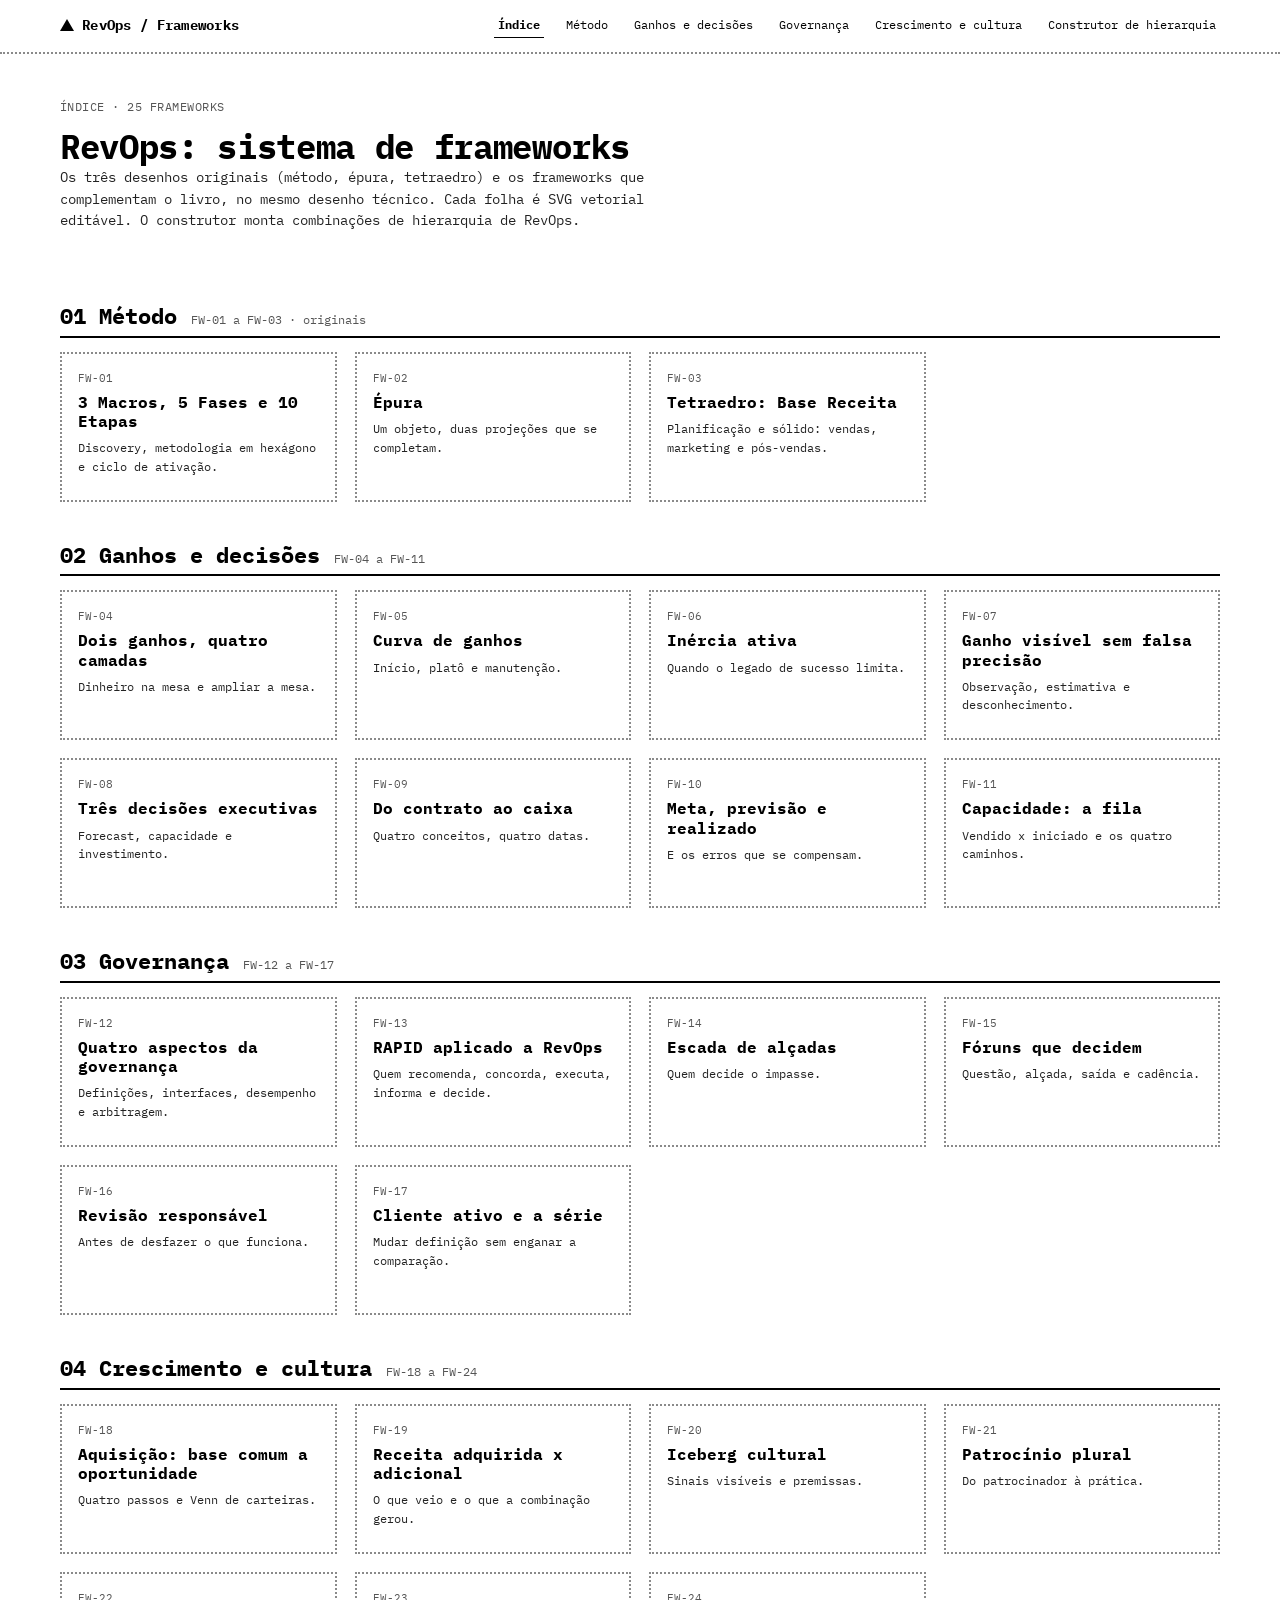
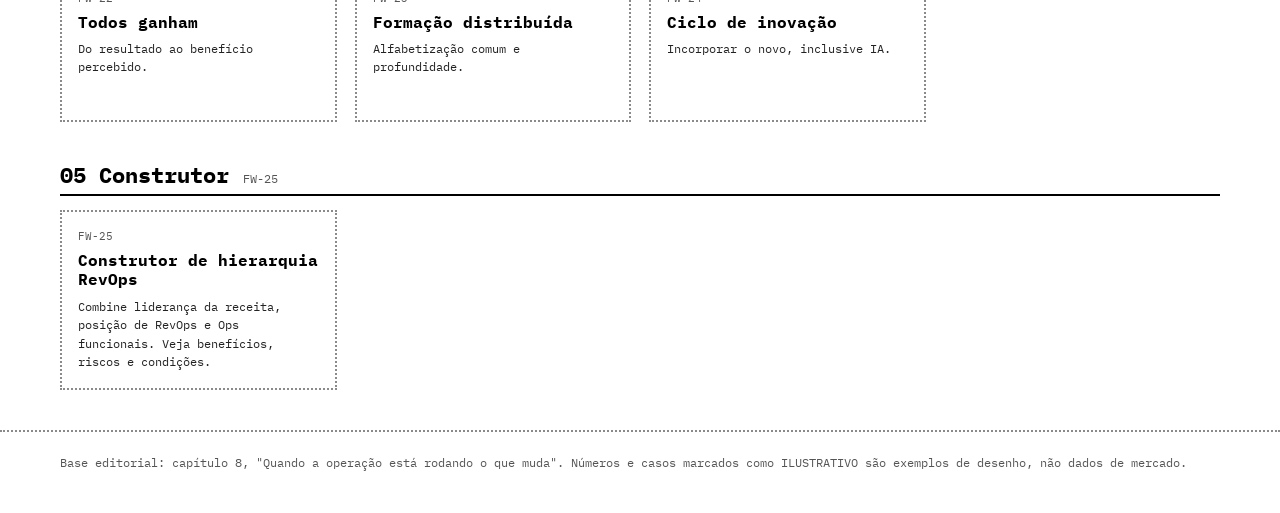
<file: index.html>
<!doctype html>
<html lang="pt-BR">
<head>
<meta charset="utf-8">
<meta name="viewport" content="width=device-width,initial-scale=1">
<title>RevOps: sistema de frameworks</title>
<link rel="preconnect" href="https://fonts.googleapis.com">
<link href="https://fonts.googleapis.com/css2?family=IBM+Plex+Mono:wght@400;700&display=swap" rel="stylesheet">
<link rel="stylesheet" href="assets/ds.css">
</head>
<body>
<main class="wrap">
  <section class="hero">
    <div class="kicker">ÍNDICE · 25 FRAMEWORKS</div>
    <h1>RevOps: sistema de frameworks</h1>
    <p>Os três desenhos originais (método, épura, tetraedro) e os frameworks que complementam o livro, no mesmo desenho técnico. Cada folha é SVG vetorial editável. O construtor monta combinações de hierarquia de RevOps.</p>
  </section>

  <div class="sec"><h2>01 Método</h2><span>FW-01 a FW-03 · originais</span></div>
  <div class="grid">
    <a class="card" href="metodo.html#fw-01"><div class="code">FW-01</div><h3>3 Macros, 5 Fases e 10 Etapas</h3><p>Discovery, metodologia em hexágono e ciclo de ativação.</p></a>
    <a class="card" href="metodo.html#fw-02"><div class="code">FW-02</div><h3>Épura</h3><p>Um objeto, duas projeções que se completam.</p></a>
    <a class="card" href="metodo.html#fw-03"><div class="code">FW-03</div><h3>Tetraedro: Base Receita</h3><p>Planificação e sólido: vendas, marketing e pós-vendas.</p></a>
  </div>

  <div class="sec"><h2>02 Ganhos e decisões</h2><span>FW-04 a FW-11</span></div>
  <div class="grid">
    <a class="card" href="ganhos-e-decisoes.html#fw-04"><div class="code">FW-04</div><h3>Dois ganhos, quatro camadas</h3><p>Dinheiro na mesa e ampliar a mesa.</p></a>
    <a class="card" href="ganhos-e-decisoes.html#fw-05"><div class="code">FW-05</div><h3>Curva de ganhos</h3><p>Início, platô e manutenção.</p></a>
    <a class="card" href="ganhos-e-decisoes.html#fw-06"><div class="code">FW-06</div><h3>Inércia ativa</h3><p>Quando o legado de sucesso limita.</p></a>
    <a class="card" href="ganhos-e-decisoes.html#fw-07"><div class="code">FW-07</div><h3>Ganho visível sem falsa precisão</h3><p>Observação, estimativa e desconhecimento.</p></a>
    <a class="card" href="ganhos-e-decisoes.html#fw-08"><div class="code">FW-08</div><h3>Três decisões executivas</h3><p>Forecast, capacidade e investimento.</p></a>
    <a class="card" href="ganhos-e-decisoes.html#fw-09"><div class="code">FW-09</div><h3>Do contrato ao caixa</h3><p>Quatro conceitos, quatro datas.</p></a>
    <a class="card" href="ganhos-e-decisoes.html#fw-10"><div class="code">FW-10</div><h3>Meta, previsão e realizado</h3><p>E os erros que se compensam.</p></a>
    <a class="card" href="ganhos-e-decisoes.html#fw-11"><div class="code">FW-11</div><h3>Capacidade: a fila</h3><p>Vendido x iniciado e os quatro caminhos.</p></a>
  </div>

  <div class="sec"><h2>03 Governança</h2><span>FW-12 a FW-17</span></div>
  <div class="grid">
    <a class="card" href="governanca.html#fw-12"><div class="code">FW-12</div><h3>Quatro aspectos da governança</h3><p>Definições, interfaces, desempenho e arbitragem.</p></a>
    <a class="card" href="governanca.html#fw-13"><div class="code">FW-13</div><h3>RAPID aplicado a RevOps</h3><p>Quem recomenda, concorda, executa, informa e decide.</p></a>
    <a class="card" href="governanca.html#fw-14"><div class="code">FW-14</div><h3>Escada de alçadas</h3><p>Quem decide o impasse.</p></a>
    <a class="card" href="governanca.html#fw-15"><div class="code">FW-15</div><h3>Fóruns que decidem</h3><p>Questão, alçada, saída e cadência.</p></a>
    <a class="card" href="governanca.html#fw-16"><div class="code">FW-16</div><h3>Revisão responsável</h3><p>Antes de desfazer o que funciona.</p></a>
    <a class="card" href="governanca.html#fw-17"><div class="code">FW-17</div><h3>Cliente ativo e a série</h3><p>Mudar definição sem enganar a comparação.</p></a>
  </div>

  <div class="sec"><h2>04 Crescimento e cultura</h2><span>FW-18 a FW-24</span></div>
  <div class="grid">
    <a class="card" href="crescimento-e-cultura.html#fw-18"><div class="code">FW-18</div><h3>Aquisição: base comum a oportunidade</h3><p>Quatro passos e Venn de carteiras.</p></a>
    <a class="card" href="crescimento-e-cultura.html#fw-19"><div class="code">FW-19</div><h3>Receita adquirida x adicional</h3><p>O que veio e o que a combinação gerou.</p></a>
    <a class="card" href="crescimento-e-cultura.html#fw-20"><div class="code">FW-20</div><h3>Iceberg cultural</h3><p>Sinais visíveis e premissas.</p></a>
    <a class="card" href="crescimento-e-cultura.html#fw-21"><div class="code">FW-21</div><h3>Patrocínio plural</h3><p>Do patrocinador à prática.</p></a>
    <a class="card" href="crescimento-e-cultura.html#fw-22"><div class="code">FW-22</div><h3>Todos ganham</h3><p>Do resultado ao benefício percebido.</p></a>
    <a class="card" href="crescimento-e-cultura.html#fw-23"><div class="code">FW-23</div><h3>Formação distribuída</h3><p>Alfabetização comum e profundidade.</p></a>
    <a class="card" href="crescimento-e-cultura.html#fw-24"><div class="code">FW-24</div><h3>Ciclo de inovação</h3><p>Incorporar o novo, inclusive IA.</p></a>
  </div>

  <div class="sec"><h2>05 Construtor</h2><span>FW-25</span></div>
  <div class="grid">
    <a class="card" href="construtor-hierarquia.html"><div class="code">FW-25</div><h3>Construtor de hierarquia RevOps</h3><p>Combine liderança da receita, posição de RevOps e Ops funcionais. Veja benefícios, riscos e condições.</p></a>
  </div>
</main>
<script src="assets/shell.js"></script>
</body>
</html>
</file>
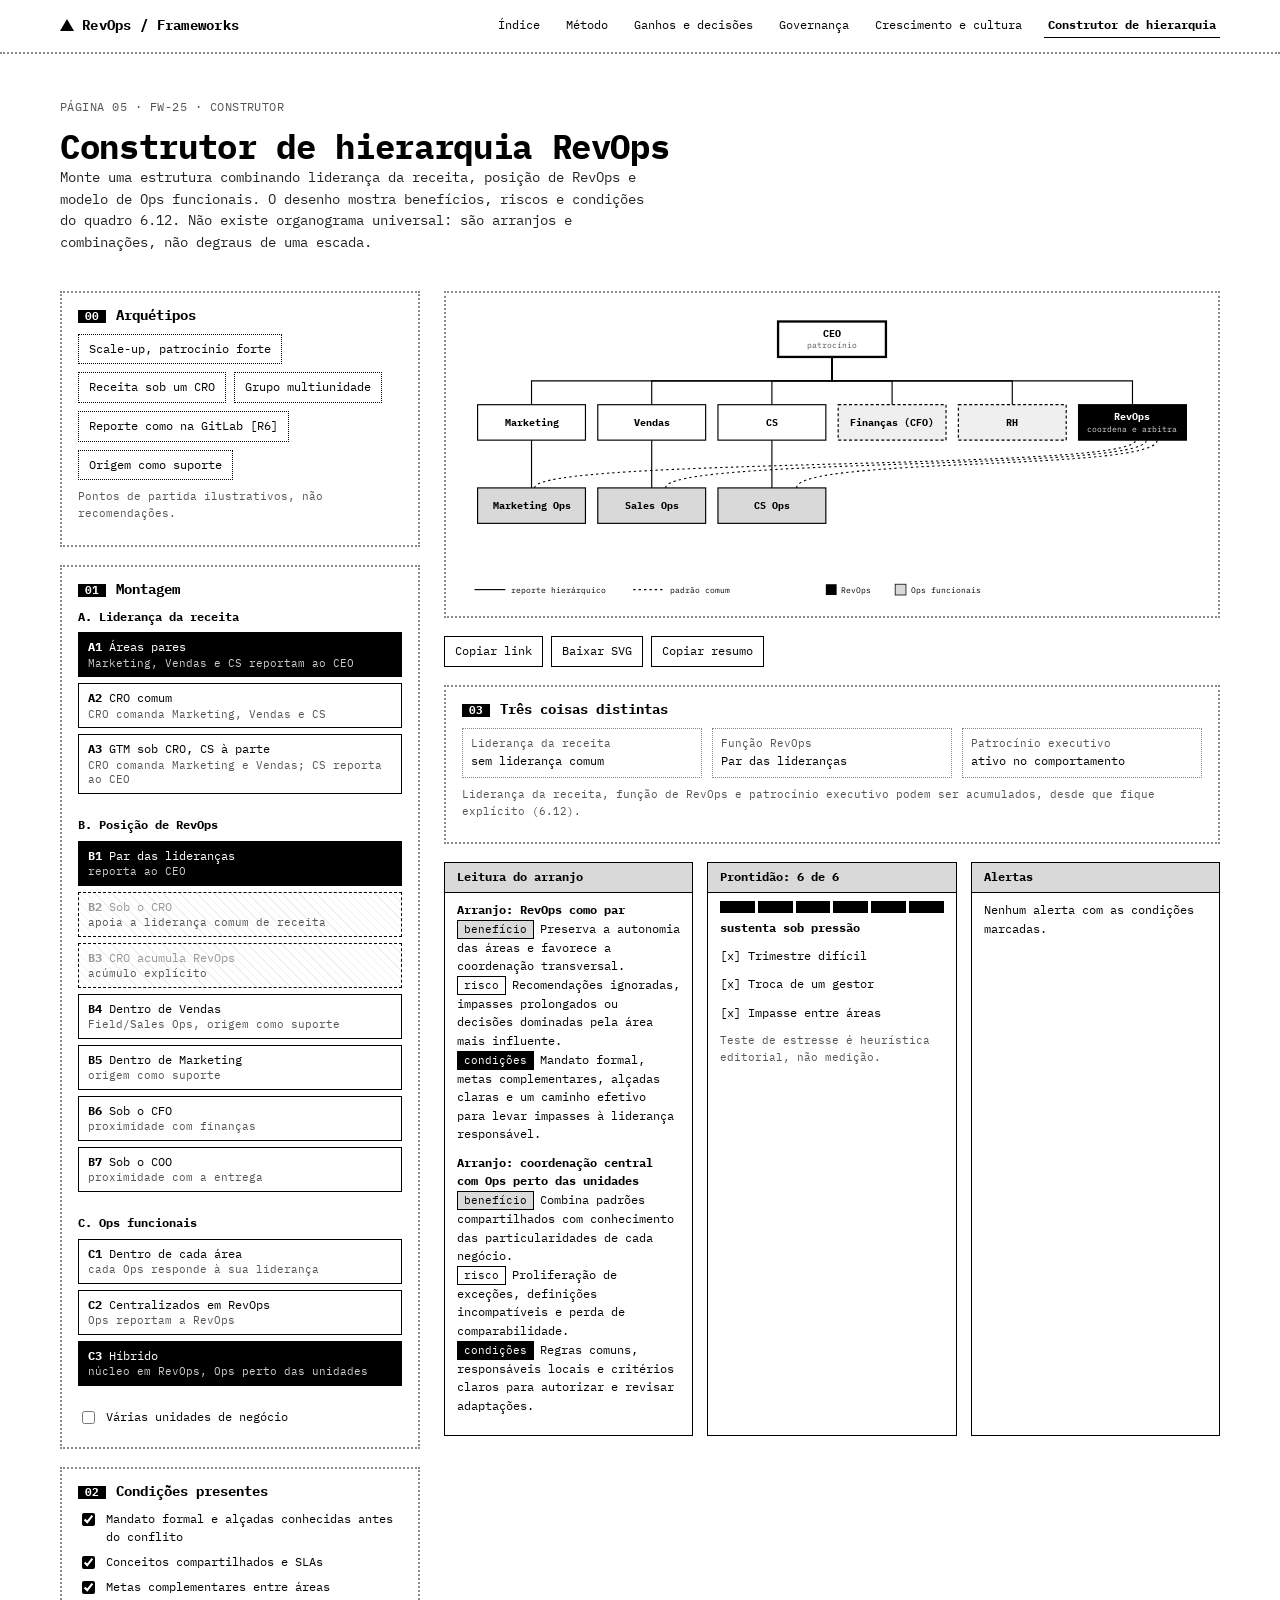
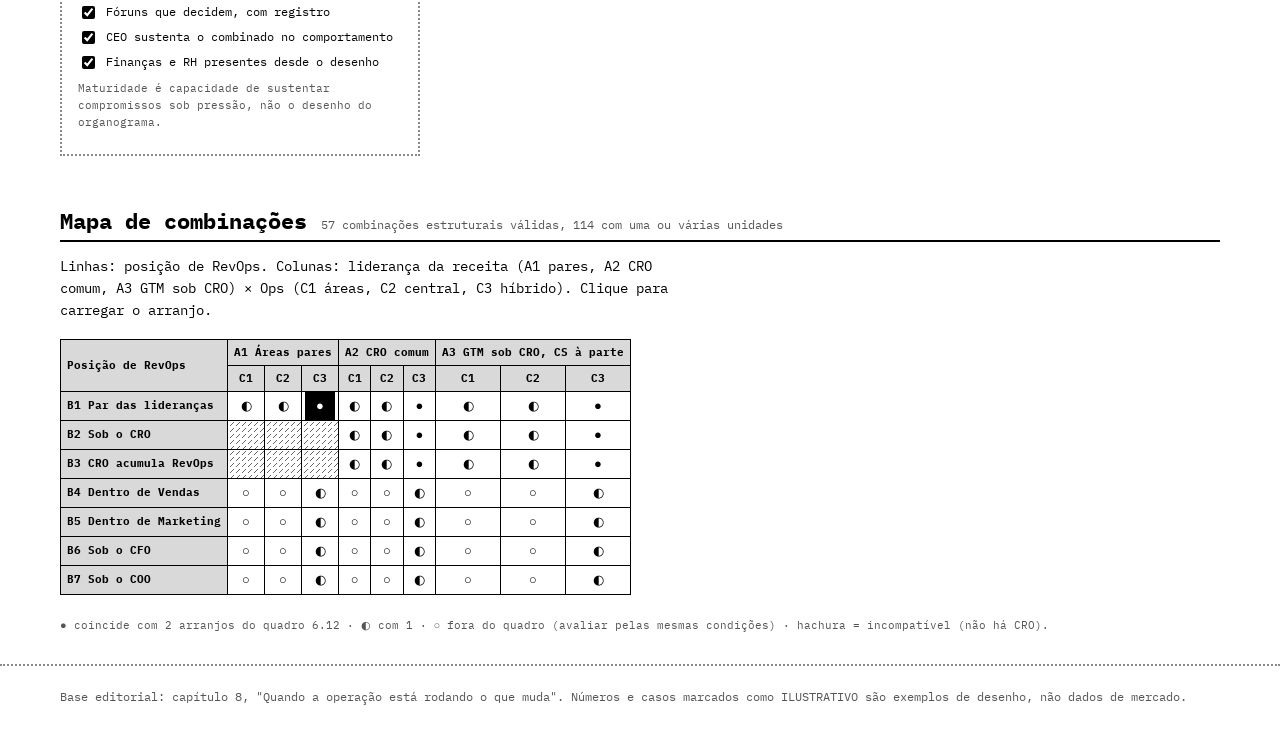
<file: construtor-hierarquia.html>
<!doctype html>
<html lang="pt-BR">
<head>
<meta charset="utf-8">
<meta name="viewport" content="width=device-width,initial-scale=1">
<title>Construtor de hierarquia RevOps</title>
<link rel="preconnect" href="https://fonts.googleapis.com">
<link href="https://fonts.googleapis.com/css2?family=IBM+Plex+Mono:wght@400;700&display=swap" rel="stylesheet">
<link rel="stylesheet" href="assets/ds.css">
<style>
.builder{display:grid;grid-template-columns:minmax(300px,360px) 1fr;gap:24px;align-items:start}
@media(max-width:960px){.builder{grid-template-columns:1fr}}
.panel{border:2px dotted var(--grid);padding:14px 16px;margin-bottom:18px;background:var(--paper)}
.panel h3{display:flex;gap:10px;align-items:baseline;margin-bottom:10px}
.panel h3 .code{background:var(--ink);color:var(--paper);padding:0 7px;font-size:11px}
fieldset{border:0;margin:0 0 16px;padding:0}
legend{font-weight:700;font-size:12px;margin-bottom:6px;padding:0}
.opt{display:block;position:relative;margin:0 0 6px}
.opt input{position:absolute;opacity:0;inset:0;cursor:pointer;margin:0}
.opt span{display:block;border:1px solid var(--ink);padding:6px 9px;font-size:12px;line-height:1.35}
.opt small{display:block;font-size:11px;color:var(--muted)}
.opt input:checked+span{background:var(--ink);color:var(--paper)}
.opt input:checked+span small{color:#ccc}
.opt input:focus-visible+span{outline:2px solid var(--ink);outline-offset:2px}
.opt input:disabled+span{border-style:dashed;color:#999;background:repeating-linear-gradient(45deg,#fff 0 5px,#efefef 5px 6px)}
.chk{display:flex;gap:8px;align-items:flex-start;margin:0 0 6px;font-size:12px;cursor:pointer}
.chk input{margin-top:3px;accent-color:#000}
.btns{display:flex;flex-wrap:wrap;gap:8px}
button{font:inherit;font-size:12px;background:var(--paper);color:var(--ink);border:1px solid var(--ink);padding:5px 10px;cursor:pointer}
button:hover,button:focus-visible{background:var(--ink);color:var(--paper)}
.chip{border-style:dotted}
.stage{overflow-x:auto;border:2px dotted var(--grid);padding:10px;margin-bottom:18px}
.stage svg{display:block;min-width:640px;width:100%;height:auto}
.res{display:grid;grid-template-columns:repeat(auto-fit,minmax(240px,1fr));gap:14px;margin-bottom:18px}
.res>div{border:1px solid var(--ink);padding:10px 12px;font-size:12px}
.res h4{margin:0 0 6px;font-size:12px;background:var(--fill);margin:-10px -12px 8px;padding:5px 12px;border-bottom:1px solid var(--ink)}
.alert{border-left:6px solid var(--ink);background:var(--fill-2);padding:6px 10px;margin:0 0 8px;font-size:12px}
.meter{display:flex;gap:3px;margin:6px 0}
.meter i{flex:1;height:12px;border:1px solid var(--ink)}
.meter i.on{background:var(--ink)}
.mx{border-collapse:collapse;font-size:11px}
.mx th,.mx td{border:1px solid var(--ink);text-align:center;padding:0}
.mx th{background:var(--fill);padding:4px 6px;font-weight:700}
.mx th.l{text-align:left;white-space:nowrap}
.mx td button{border:0;width:30px;height:28px;padding:0;font-size:13px}
.mx td.bad{background:url('data:image/svg+xml;utf8,<svg xmlns="http://www.w3.org/2000/svg" width="6" height="6"><path d="M0 6L6 0" stroke="black" stroke-width=".6"/></svg>')}
.mx td.sel button{background:var(--ink);color:var(--paper)}
.legend{font-size:11px;color:var(--muted);margin-top:8px}
.tri{display:flex;flex-wrap:wrap;gap:10px}
.tri div{flex:1 1 150px;border:1px dotted var(--grid);padding:6px 8px;font-size:12px}
.tri b{display:block;font-size:11px;color:var(--muted);font-weight:400}
</style>
</head>
<body>
<main class="wrap">
  <section class="hero">
    <div class="kicker">PÁGINA 05 · FW-25 · CONSTRUTOR</div>
    <h1>Construtor de hierarquia RevOps</h1>
    <p>Monte uma estrutura combinando liderança da receita, posição de RevOps e modelo de Ops funcionais. O desenho mostra benefícios, riscos e condições do quadro 6.12. Não existe organograma universal: são arranjos e combinações, não degraus de uma escada.</p>
  </section>

  <div class="builder">
    <aside>
      <div class="panel">
        <h3><span class="code">00</span>Arquétipos</h3>
        <div class="btns" id="presets"></div>
        <p class="legend">Pontos de partida ilustrativos, não recomendações.</p>
      </div>
      <div class="panel">
        <h3><span class="code">01</span>Montagem</h3>
        <fieldset><legend>A. Liderança da receita</legend><div id="g-s"></div></fieldset>
        <fieldset><legend>B. Posição de RevOps</legend><div id="g-p"></div></fieldset>
        <fieldset><legend>C. Ops funcionais</legend><div id="g-o"></div></fieldset>
        <label class="chk"><input type="checkbox" id="bu"><span>Várias unidades de negócio</span></label>
      </div>
      <div class="panel">
        <h3><span class="code">02</span>Condições presentes</h3>
        <div id="g-c"></div>
        <p class="legend">Maturidade é capacidade de sustentar compromissos sob pressão, não o desenho do organograma.</p>
      </div>
    </aside>

    <section>
      <div class="stage"><svg id="chart" role="img" aria-label="Organograma montado"></svg></div>
      <div class="btns" style="margin-bottom:18px">
        <button id="b-link">Copiar link</button>
        <button id="b-svg">Baixar SVG</button>
        <button id="b-txt">Copiar resumo</button>
        <span id="msg" class="mono-note" style="align-self:center"></span>
      </div>
      <div class="panel">
        <h3><span class="code">03</span>Três coisas distintas</h3>
        <div class="tri" id="tri"></div>
        <p class="legend">Liderança da receita, função de RevOps e patrocínio executivo podem ser acumulados, desde que fique explícito (6.12).</p>
      </div>
      <div class="res" id="res"></div>
    </section>
  </div>

  <div class="sec"><h2>Mapa de combinações</h2><span id="count"></span></div>
  <p class="lede" style="max-width:80ch">Linhas: posição de RevOps. Colunas: liderança da receita (A1 pares, A2 CRO comum, A3 GTM sob CRO) × Ops (C1 áreas, C2 central, C3 híbrido). Clique para carregar o arranjo.</p>
  <div class="tbl" style="padding-left:0"><table class="mx" id="mx"></table></div>
  <p class="legend">● coincide com 2 arranjos do quadro 6.12 · ◐ com 1 · ○ fora do quadro (avaliar pelas mesmas condições) · hachura = incompatível (não há CRO).</p>
</main>
<script src="assets/shell.js"></script>
<script>
(function(){
"use strict";
var S={1:["Áreas pares","Marketing, Vendas e CS reportam ao CEO"],
       2:["CRO comum","CRO comanda Marketing, Vendas e CS"],
       3:["GTM sob CRO, CS à parte","CRO comanda Marketing e Vendas; CS reporta ao CEO"]};
var P={1:["Par das lideranças","reporta ao CEO"],
       2:["Sob o CRO","apoia a liderança comum de receita"],
       3:["CRO acumula RevOps","acúmulo explícito"],
       4:["Dentro de Vendas","Field/Sales Ops, origem como suporte"],
       5:["Dentro de Marketing","origem como suporte"],
       6:["Sob o CFO","proximidade com finanças"],
       7:["Sob o COO","proximidade com a entrega"]};
var O={1:["Dentro de cada área","cada Ops responde à sua liderança"],
       2:["Centralizados em RevOps","Ops reportam a RevOps"],
       3:["Híbrido","núcleo em RevOps, Ops perto das unidades"]};
var C=[["c1","Mandato formal e alçadas conhecidas antes do conflito"],
       ["c2","Conceitos compartilhados e SLAs"],
       ["c3","Metas complementares entre áreas"],
       ["c4","Fóruns que decidem, com registro"],
       ["c5","CEO sustenta o combinado no comportamento"],
       ["c6","Finanças e RH presentes desde o desenho"]];
var ROW={
 par:["Preserva a autonomia das áreas e favorece a coordenação transversal.","Recomendações ignoradas, impasses prolongados ou decisões dominadas pela área mais influente.","Mandato formal, metas complementares, alçadas claras e um caminho efetivo para levar impasses à liderança responsável."],
 com:["Facilita decisões que exigem redistribuir prioridades e recursos entre áreas.","Centralização excessiva e urgências comerciais se sobrepondo à margem, à entrega e à retenção.","Delegação, responsabilidades explícitas e critérios que considerem o resultado ao longo da jornada do cliente."],
 hib:["Combina padrões compartilhados com conhecimento das particularidades de cada negócio.","Proliferação de exceções, definições incompatíveis e perda de comparabilidade.","Regras comuns, responsáveis locais e critérios claros para autorizar e revisar adaptações."]
};
var PRESETS=[
 ["Scale-up, patrocínio forte",{s:1,p:1,o:3,u:0,c:"111111"}],
 ["Receita sob um CRO",{s:2,p:3,o:2,u:0,c:"111011"}],
 ["Grupo multiunidade",{s:2,p:2,o:3,u:1,c:"111101"}],
 ["Reporte como na GitLab [R6]",{s:2,p:4,o:1,u:0,c:"101010"}],
 ["Origem como suporte",{s:1,p:5,o:1,u:0,c:"000000"}]
];
var st={s:1,p:1,o:3,u:0,c:"111111"};
function valid(s,p){return !(s===1&&(p===2||p===3));}
function $(i){return document.getElementById(i);}
function esc(t){return String(t).replace(/[&<>"]/g,function(m){return {"&":"&amp;","<":"&lt;",">":"&gt;",'"':"&quot;"}[m];});}

/* ---------- controles ---------- */
function radios(host,name,obj,key){
  var h="";
  Object.keys(obj).forEach(function(k){
    h+='<label class="opt"><input type="radio" name="'+name+'" value="'+k+'"><span><b>'+name.toUpperCase()+k+'</b> '+esc(obj[k][0])+'<small>'+esc(obj[k][1])+'</small></span></label>';
  });
  $(host).innerHTML=h;
  $(host).addEventListener("change",function(e){st[key]=+e.target.value;fix(key);render();});
}
function fix(changed){
  if(!valid(st.s,st.p)){ if(changed==="s"){st.p=1;}else{st.s=2;} }
}
radios("g-s","a",S,"s");radios("g-p","b",P,"p");radios("g-o","c",O,"o");
$("g-c").innerHTML=C.map(function(c,i){return '<label class="chk"><input type="checkbox" data-i="'+i+'"><span>'+esc(c[1])+'</span></label>';}).join("");
$("g-c").addEventListener("change",function(e){
  var a=st.c.split("");a[+e.target.dataset.i]=e.target.checked?"1":"0";st.c=a.join("");render();
});
$("bu").addEventListener("change",function(e){st.u=e.target.checked?1:0;render();});
$("presets").innerHTML=PRESETS.map(function(p,i){return '<button class="chip" data-i="'+i+'">'+esc(p[0])+'</button>';}).join("");
$("presets").addEventListener("click",function(e){var i=e.target.dataset.i;if(i!=null){st=Object.assign({},PRESETS[i][1]);render();}});

/* ---------- arvore ---------- */
function build(){
  var N=[],E=[],by={};
  function add(id,label,parent,kind,sub){var n={id:id,label:label,parent:parent,kind:kind,sub:sub||"",ch:[]};N.push(n);by[id]=n;if(parent)by[parent].ch.push(n);return n;}
  add("ceo","CEO",null,"ceo","patrocínio");
  if(st.s===1){add("mkt","Marketing","ceo","area");add("sales","Vendas","ceo","area");add("cs","CS","ceo","area");}
  if(st.s===2){add("cro","CRO","ceo","area","liderança da receita");add("mkt","Marketing","cro","area");add("sales","Vendas","cro","area");add("cs","CS","cro","area");}
  if(st.s===3){add("cro","CRO","ceo","area","liderança GTM");add("mkt","Marketing","cro","area");add("sales","Vendas","cro","area");add("cs","CS","ceo","area");}
  if(st.p===7)add("coo","COO / Operações","ceo","sup");
  add("cfo","Finanças (CFO)","ceo","sup");
  add("rh","RH","ceo","sup");
  var rev;
  var rs="coordena e arbitra";
  if(st.p===3){by.cro.kind="rev";by.cro.label="CRO + RevOps";by.cro.sub="acúmulo explícito";rev="cro";}
  else{
    var par={1:"ceo",2:"cro",4:"sales",5:"mkt",6:"cfo",7:"coo"}[st.p];
    add("rev","RevOps",par,"rev",rs);rev="rev";
  }
  var m=st.u?" x N":"";
  var ops=[["mops","Marketing Ops","mkt"],["sops","Sales Ops","sales"],["cops","CS Ops","cs"]];
  ops.forEach(function(o){
    var parent=st.o===2?rev:o[2];
    add(o[0],o[1],parent,"ops",(st.u?"por unidade":""));
    if(st.o===2)E.push([o[0],o[2],"atende"]);
    if(st.o===3)E.push([o[0],rev,"padrão"]);
  });
  return {N:N,E:E,by:by,rev:rev};
}
var NW=140,NH=46,UX=156,LV=108;
function layout(T){
  var leaves=0,maxd=0;
  (function place(n,d){
    n.d=d;if(d>maxd)maxd=d;
    if(!n.ch.length){n.x=leaves+0.5;leaves++;return;}
    n.ch.forEach(function(c){place(c,d+1);});
    n.x=(n.ch[0].x+n.ch[n.ch.length-1].x)/2;
  })(T.by.ceo,0);
  T.W=Math.max(900,leaves*UX+40);T.H=(maxd+1)*LV+70;
  var off=(T.W-leaves*UX)/2;
  T.N.forEach(function(n){n.px=off+n.x*UX;n.py=24+n.d*LV;});
}
function node(n){
  var f="#fff",s="#000",sw=1.5,tc="#000",da="";
  if(n.kind==="rev"){f="#000";tc="#fff";}
  if(n.kind==="ops"){f="#d9d9d9";}
  if(n.kind==="sup"){f="#efefef";da=' stroke-dasharray="4 3"';}
  if(n.kind==="ceo"){sw=3;}
  var x=n.px-NW/2,y=n.py;
  var o='<rect x="'+x+'" y="'+y+'" width="'+NW+'" height="'+NH+'" fill="'+f+'" stroke="'+s+'" stroke-width="'+sw+'"'+da+'/>';
  var two=!!n.sub;
  o+='<text x="'+n.px+'" y="'+(y+(two?20:28))+'" text-anchor="middle" font-size="12.5" font-weight="700" style="fill:'+tc+'">'+esc(n.label)+'</text>';
  if(two)o+='<text x="'+n.px+'" y="'+(y+35)+'" text-anchor="middle" font-size="10" style="fill:'+(n.kind==="rev"?"#ddd":"#555")+'">'+esc(n.sub)+'</text>';
  return o;
}
function draw(T){
  layout(T);
  var g='<g font-family="IBM Plex Mono,ui-monospace,Menlo,Consolas,monospace">';
  T.N.forEach(function(n){
    n.ch.forEach(function(c){
      var y1=n.py+NH,y2=c.py,ym=(y1+y2)/2;
      g+='<path d="M'+n.px+' '+y1+'V'+ym+'H'+c.px+'V'+y2+'" fill="none" stroke="#000" stroke-width="1.5"/>';
    });
  });
  T.E.forEach(function(e,i){
    var a=T.by[e[0]],b=T.by[e[1]],dx=(i%3-1)*14+18,ax=a.px+dx,bx=b.px+dx,d;
    if(b.py<a.py){d='M'+ax+' '+a.py+'C'+ax+' '+(a.py-40)+' '+bx+' '+(b.py+NH+40)+' '+bx+' '+(b.py+NH);}
    else if(b.py>a.py){d='M'+ax+' '+(a.py+NH)+'C'+ax+' '+(a.py+NH+40)+' '+bx+' '+(b.py-40)+' '+bx+' '+b.py;}
    else{d='M'+ax+' '+(a.py+NH)+'C'+ax+' '+(a.py+NH+44)+' '+bx+' '+(b.py+NH+44)+' '+bx+' '+(b.py+NH);}
    g+='<path d="'+d+'" fill="none" stroke="#000" stroke-width="1.4" stroke-dasharray="3 4"/>';
  });
  T.N.forEach(function(n){g+=node(n);});
  var ly=T.H-22;
  g+='<line x1="24" y1="'+ly+'" x2="64" y2="'+ly+'" stroke="#000" stroke-width="1.5"/><text x="72" y="'+(ly+4)+'" font-size="11">reporte hierárquico</text>';
  g+='<line x1="230" y1="'+ly+'" x2="270" y2="'+ly+'" stroke="#000" stroke-width="1.4" stroke-dasharray="3 4"/><text x="278" y="'+(ly+4)+'" font-size="11">'+(st.o===2?"atende (serviço)":st.o===3?"padrão comum":"sem padrão comum")+'</text>';
  g+='<rect x="480" y="'+(ly-7)+'" width="14" height="14" fill="#000"/><text x="500" y="'+(ly+4)+'" font-size="11">RevOps</text>';
  g+='<rect x="570" y="'+(ly-7)+'" width="14" height="14" fill="#d9d9d9" stroke="#000"/><text x="590" y="'+(ly+4)+'" font-size="11">Ops funcionais</text>';
  g+='</g>';
  var svg=$("chart");
  svg.setAttribute("viewBox","0 0 "+T.W+" "+T.H);
  svg.innerHTML=g;
}

/* ---------- analise ---------- */
function flags(){
  return {par:st.p===1,com:(st.p===2||st.p===3),hib:st.o===3};
}
function analyse(){
  var c=st.c.split("").map(function(x){return x==="1";});
  var f=flags(),cards=[],alerts=[];
  var n=c.filter(Boolean).length;
  if(f.par){cards.push(["Arranjo: RevOps como par",ROW.par]);
    if(st.s!==1)alerts.push("Aqui o par é do CRO, não de lideranças funcionais separadas.");}
  if(f.com)cards.push(["Arranjo: liderança comum de receita",ROW.com]);
  if(f.hib)cards.push(["Arranjo: coordenação central com Ops perto das unidades",ROW.hib]);
  if(st.p===4||st.p===5)cards.push(["Origem como suporte (6.14)",["Contribui organizando dados, relatórios e demandas das lideranças.","Identifica o problema entre áreas, mas não encontra caminho para transformá-lo em decisão que todos precisem respeitar.","Patrocínio que sustenta a mudança, mecanismos cotidianos de integração e um caminho para levar o impasse a quem decide."]]);
  if(st.p===6||st.p===7)cards.push(["Variante fora do quadro (hipótese editorial)",[st.p===6?"Proximidade com conceitos contábeis, forecast e caixa.":"Proximidade com capacidade e prazos de entrega.",st.p===6?"Viés financeiro e distância da jornada comercial e de CS.":"Distância das decisões comerciais e de aquisição.","Mandato, alçadas e caminho de escalonamento, como nos demais arranjos. Validar antes de adotar."]]);
  if(st.o===1)cards.push(["Ops dentro de cada área",["Cada Ops conhece bem a sua área.","Definições incompatíveis e perda de comparabilidade entre áreas (risco do quadro 6.12 para Ops sem padrão comum).","Regras comuns e responsáveis claros, antes de qualquer descentralização."]]);
  if(st.o===2)cards.push(["Ops centralizados em RevOps (hipótese editorial)",["Padrões únicos e comparabilidade.","Distância do conhecimento local de cada área e gargalo na fila de demandas.","Responsáveis locais para particularidades e critério para autorizar adaptações."]]);
  if(f.par&&!c[0])alerts.push("RevOps como par sem mandato pode devolver a operação à negociação informal entre departamentos (6.12).");
  if(f.com&&!c[2])alerts.push("Liderança comum sem metas complementares: urgências comerciais podem se sobrepor a margem, entrega e retenção.");
  if((st.o!==2)&&!c[1])alerts.push("Sem conceitos compartilhados, Ops perto das áreas tendem a divergir (proliferação de exceções).");
  if((st.p>=4)&&!c[0])alerts.push("Sem mandato, RevOps nesta posição depende de patrocínio para levar impasses acima do seu nível.");
  if(st.u&&st.o!==2)alerts.push("Várias unidades multiplicam Ops e exceções: exija regra comum e revisão das adaptações.");
  if(!c[5])alerts.push("Finanças e RH entram tarde: restrições aparecem quando a conta chega (6.8 e 6.9).");
  if(!c[4])alerts.push("Se o CEO pede colaboração mas premia resultado local, enfraquece o alinhamento (6.12).");
  var stress=[["Trimestre difícil",c[0]&&c[3]&&c[4]],["Troca de um gestor",c[1]&&c[3]],["Impasse entre áreas",c[0]&&c[3]]];
  var lvl=n>=5?"sustenta sob pressão":n>=3?"sustenta parcialmente":"frágil: tende à negociação informal";
  return {cards:cards,alerts:alerts,stress:stress,n:n,lvl:lvl};
}
function render(){
  fix(null);
  document.querySelectorAll('input[name="a"]').forEach(function(i){i.checked=+i.value===st.s;});
  document.querySelectorAll('input[name="b"]').forEach(function(i){i.checked=+i.value===st.p;i.disabled=!valid(st.s,+i.value);});
  document.querySelectorAll('input[name="c"]').forEach(function(i){i.checked=+i.value===st.o;});
  $("bu").checked=!!st.u;
  document.querySelectorAll("#g-c input").forEach(function(i){i.checked=st.c[+i.dataset.i]==="1";});
  var T=build();draw(T);
  var a=analyse();
  var h='<div><h4>Leitura do arranjo</h4>'+(a.cards.length?a.cards.map(function(c){return '<p><b>'+esc(c[0])+'</b><br><span class="tag fill">benefício</span>'+esc(c[1][0])+'<br><span class="tag">risco</span>'+esc(c[1][1])+'<br><span class="tag solid">condições</span>'+esc(c[1][2])+'</p>';}).join(""):'<p>Combinação sem arranjo do quadro. Avalie pelas condições ao lado.</p>')+'</div>';
  h+='<div><h4>Prontidão: '+a.n+' de 6</h4><div class="meter">'+[0,1,2,3,4,5].map(function(i){return '<i class="'+(i<a.n?"on":"")+'"></i>';}).join("")+'</div><p><b>'+esc(a.lvl)+'</b></p>'+a.stress.map(function(s){return '<p>'+(s[1]?"[x]":"[ ]")+' '+esc(s[0])+'</p>';}).join("")+'<p class="mono-note">Teste de estresse é heurística editorial, não medição.</p></div>';
  h+='<div><h4>Alertas</h4>'+(a.alerts.length?a.alerts.map(function(t){return '<div class="alert">'+esc(t)+'</div>';}).join(""):'<p>Nenhum alerta com as condições marcadas.</p>')+'</div>';
  $("res").innerHTML=h;
  $("tri").innerHTML='<div><b>Liderança da receita</b>'+esc(st.s===1?"sem liderança comum":"CRO")+'</div><div><b>Função RevOps</b>'+esc(P[st.p][0])+'</div><div><b>Patrocínio executivo</b>'+(st.c[4]==="1"?"ativo no comportamento":"não sustentado")+'</div>';
  matrix();
  try{history.replaceState(null,"","#"+hash());}catch(e){}
}
function hash(){return "s="+st.s+"&p="+st.p+"&o="+st.o+"&u="+st.u+"&c="+st.c;}
function load(){
  var h=location.hash.slice(1);if(!h)return;
  var q={};h.split("&").forEach(function(kv){var a=kv.split("=");q[a[0]]=a[1];});
  if(q.s&&S[q.s])st.s=+q.s;if(q.p&&P[q.p])st.p=+q.p;if(q.o&&O[q.o])st.o=+q.o;
  if(q.u)st.u=+q.u?1:0;if(q.c&&/^[01]{6}$/.test(q.c))st.c=q.c;
}
function matrix(){
  var t=$("mx"),h='<tr><th class="l" rowspan="2">Posição de RevOps</th>';
  [1,2,3].forEach(function(s){h+='<th colspan="3">A'+s+' '+esc(S[s][0])+'</th>';});
  h+='</tr><tr>';
  [1,2,3].forEach(function(){[1,2,3].forEach(function(o){h+='<th>C'+o+'</th>';});});
  h+='</tr>';
  var total=0;
  Object.keys(P).forEach(function(p){
    p=+p;h+='<tr><th class="l">B'+p+' '+esc(P[p][0])+'</th>';
    [1,2,3].forEach(function(s){[1,2,3].forEach(function(o){
      if(!valid(s,p)){h+='<td class="bad" title="incompatível: não há CRO"></td>';return;}
      total++;
      var k=(p===1?1:0)+((p===2||p===3)?1:0)+(o===3?1:0);
      var g=k>=2?"●":k===1?"◐":"○";
      var sel=(st.s===s&&st.p===p&&st.o===o);
      h+='<td'+(sel?' class="sel"':'')+'><button data-s="'+s+'" data-p="'+p+'" data-o="'+o+'" aria-label="A'+s+' B'+p+' C'+o+'">'+g+'</button></td>';
    });});
    h+='</tr>';
  });
  t.innerHTML=h;
  $("count").textContent=total+" combinações estruturais válidas, "+(total*2)+" com uma ou várias unidades";
}
$("mx").addEventListener("click",function(e){var b=e.target.closest("button");if(!b)return;st.s=+b.dataset.s;st.p=+b.dataset.p;st.o=+b.dataset.o;render();});

/* ---------- exportar ---------- */
function say(t){$("msg").textContent=t;setTimeout(function(){$("msg").textContent="";},2200);}
function copy(t,ok){
  if(navigator.clipboard&&navigator.clipboard.writeText){navigator.clipboard.writeText(t).then(function(){say(ok);},function(){say("Copie manualmente");});}
  else say("Copie manualmente");
}
$("b-link").onclick=function(){copy(location.href.split("#")[0]+"#"+hash(),"Link copiado");};
$("b-txt").onclick=function(){
  var a=analyse();
  copy("Estrutura: "+S[st.s][0]+" | RevOps: "+P[st.p][0]+" | Ops: "+O[st.o][0]+(st.u?" | várias unidades":"")+"\nProntidão: "+a.n+"/6, "+a.lvl+"\nAlertas:\n- "+(a.alerts.join("\n- ")||"nenhum"),"Resumo copiado");
};
$("b-svg").onclick=function(){
  var s=$("chart").cloneNode(true);s.setAttribute("xmlns","http://www.w3.org/2000/svg");
  s.insertAdjacentHTML("afterbegin",'<rect width="100%" height="100%" fill="#fff"/>');
  var blob=new Blob([s.outerHTML],{type:"image/svg+xml"}),a=document.createElement("a");
  a.href=URL.createObjectURL(blob);a.download="hierarquia-revops.svg";a.click();setTimeout(function(){URL.revokeObjectURL(a.href);},500);
};
load();render();
})();
</script>
</body>
</html>
</file>
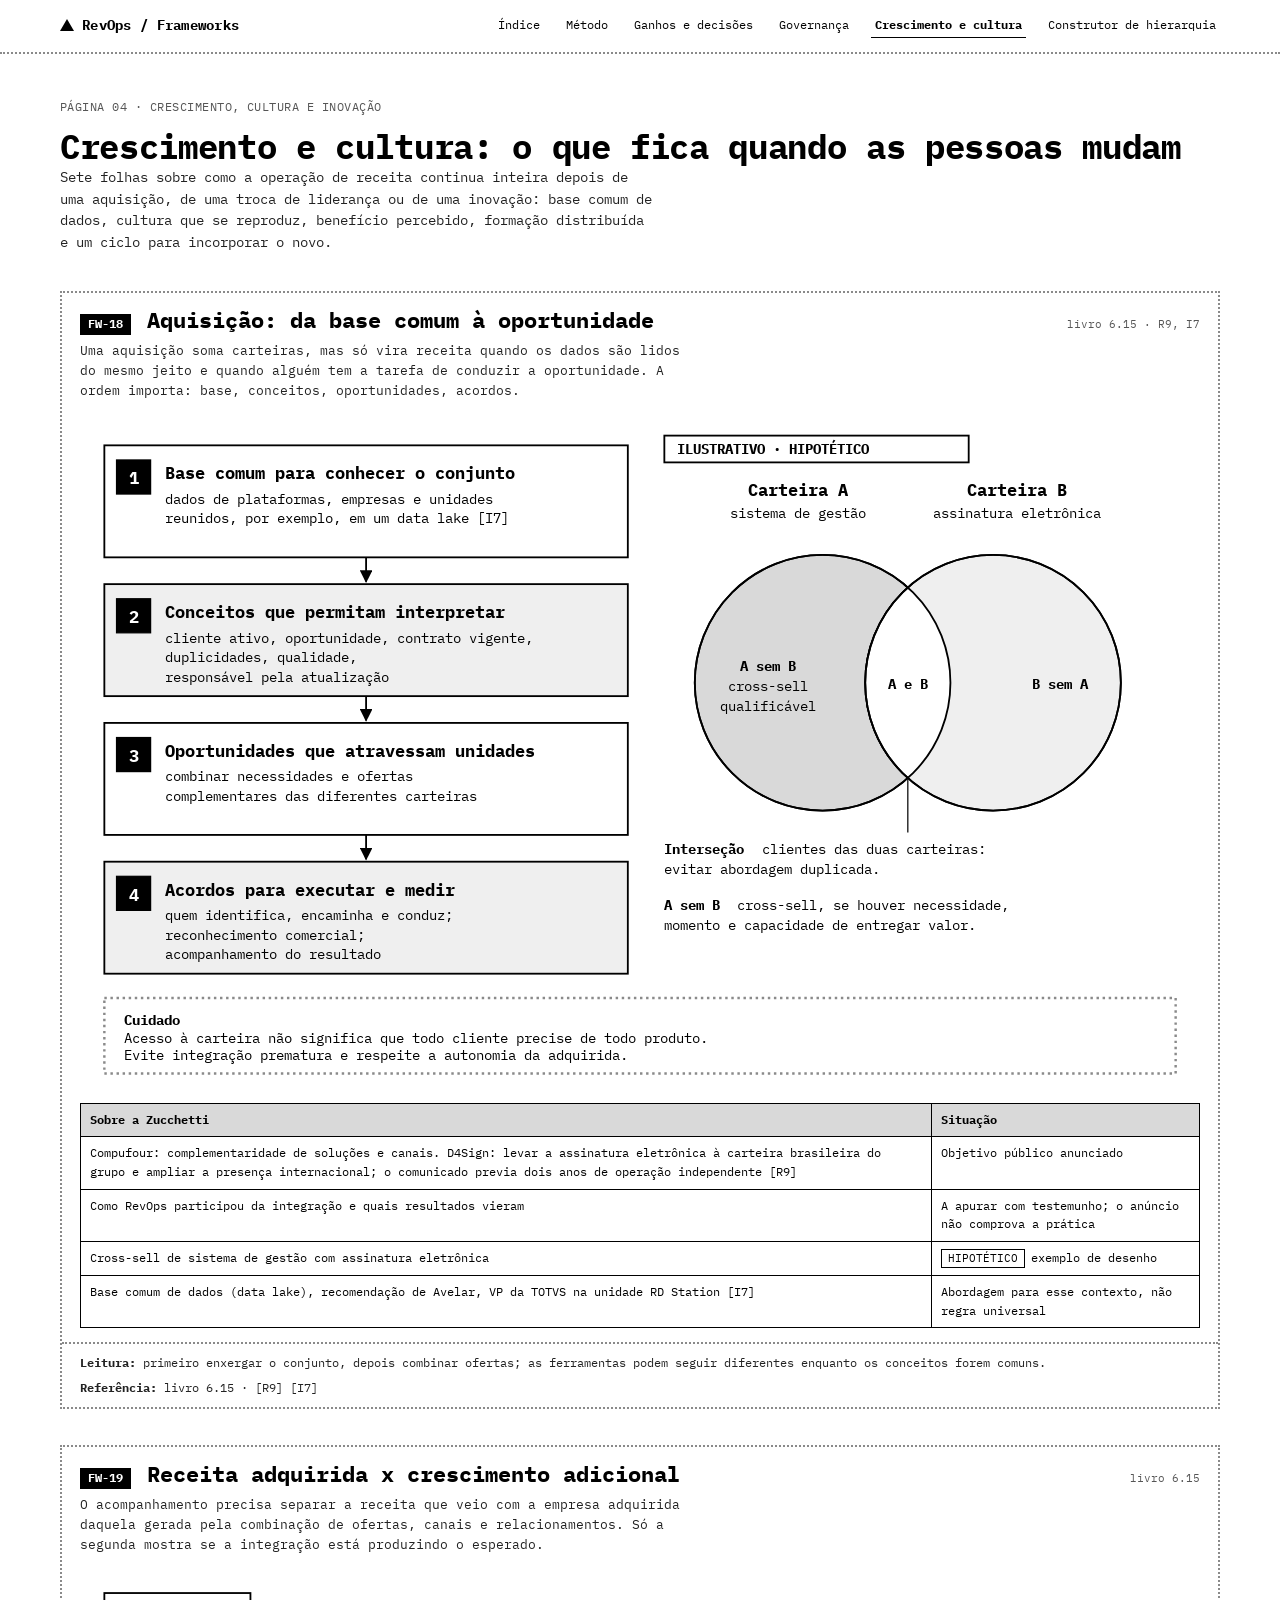
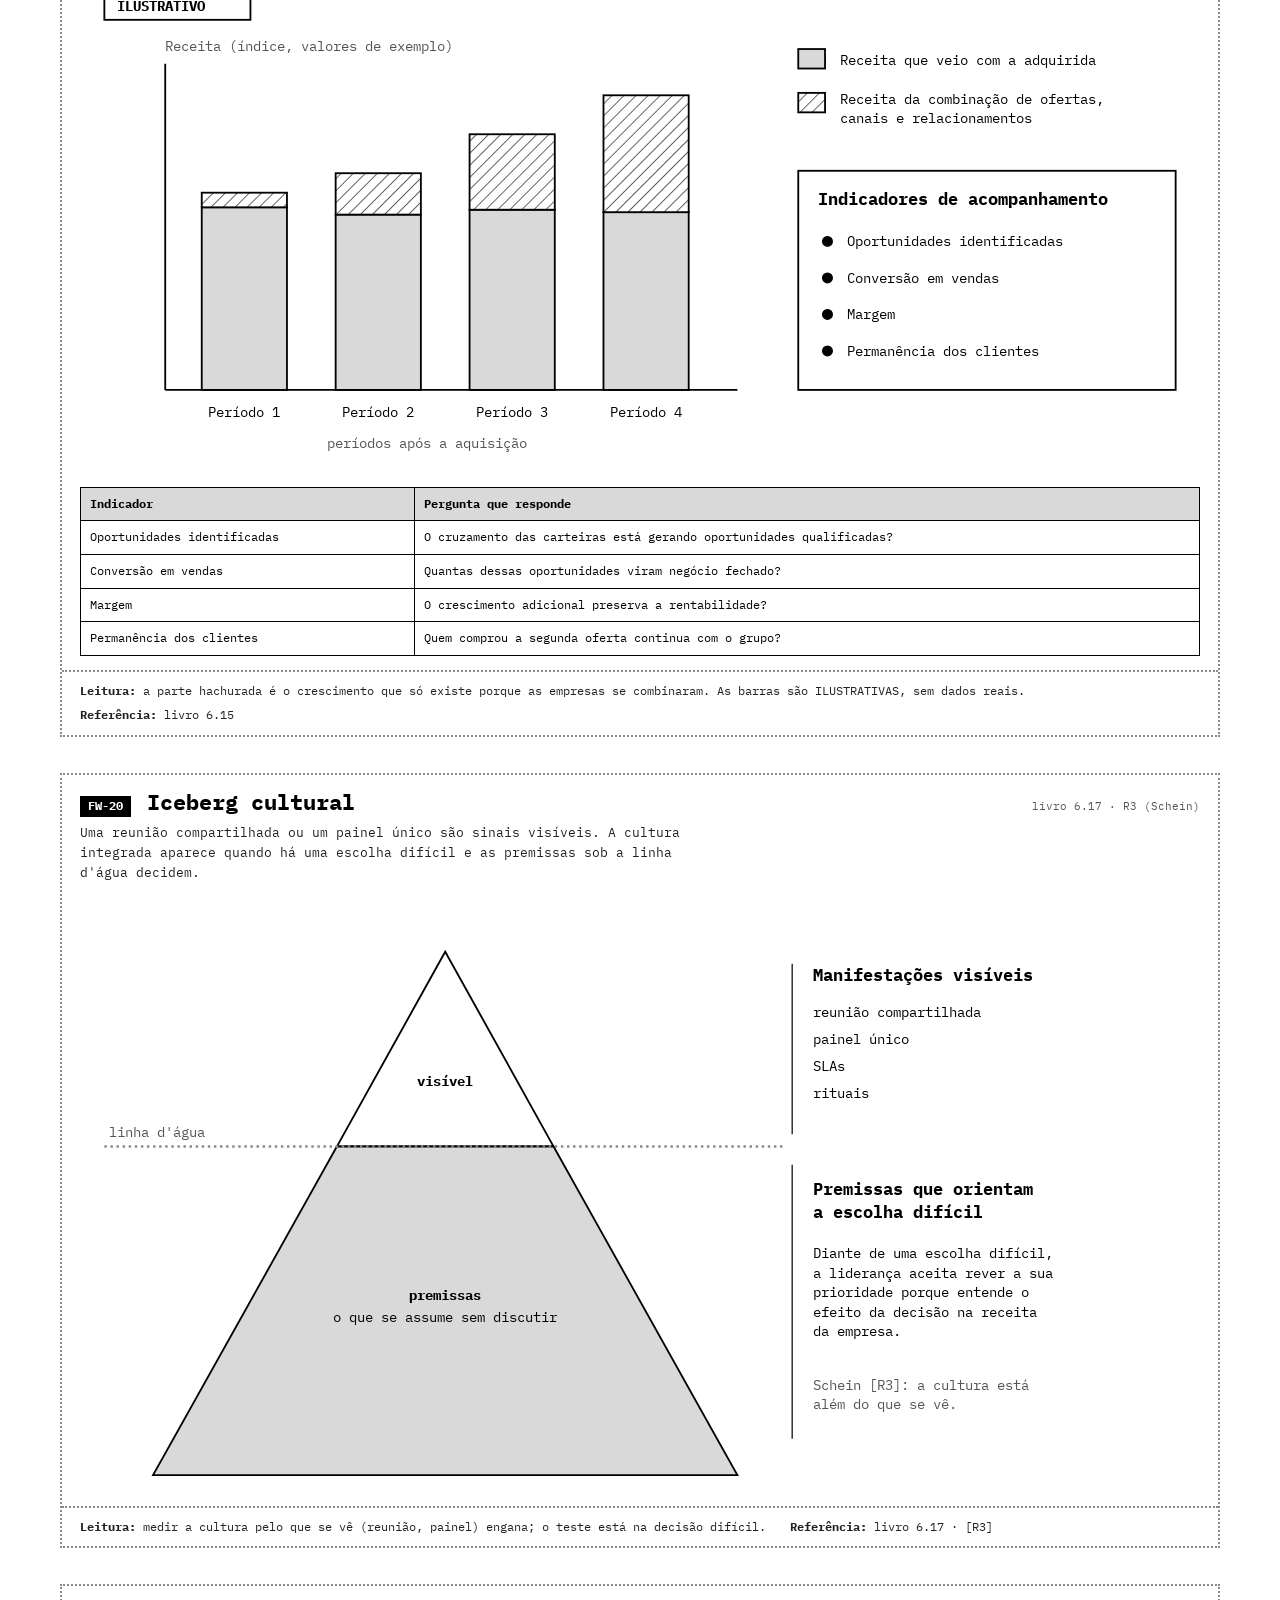
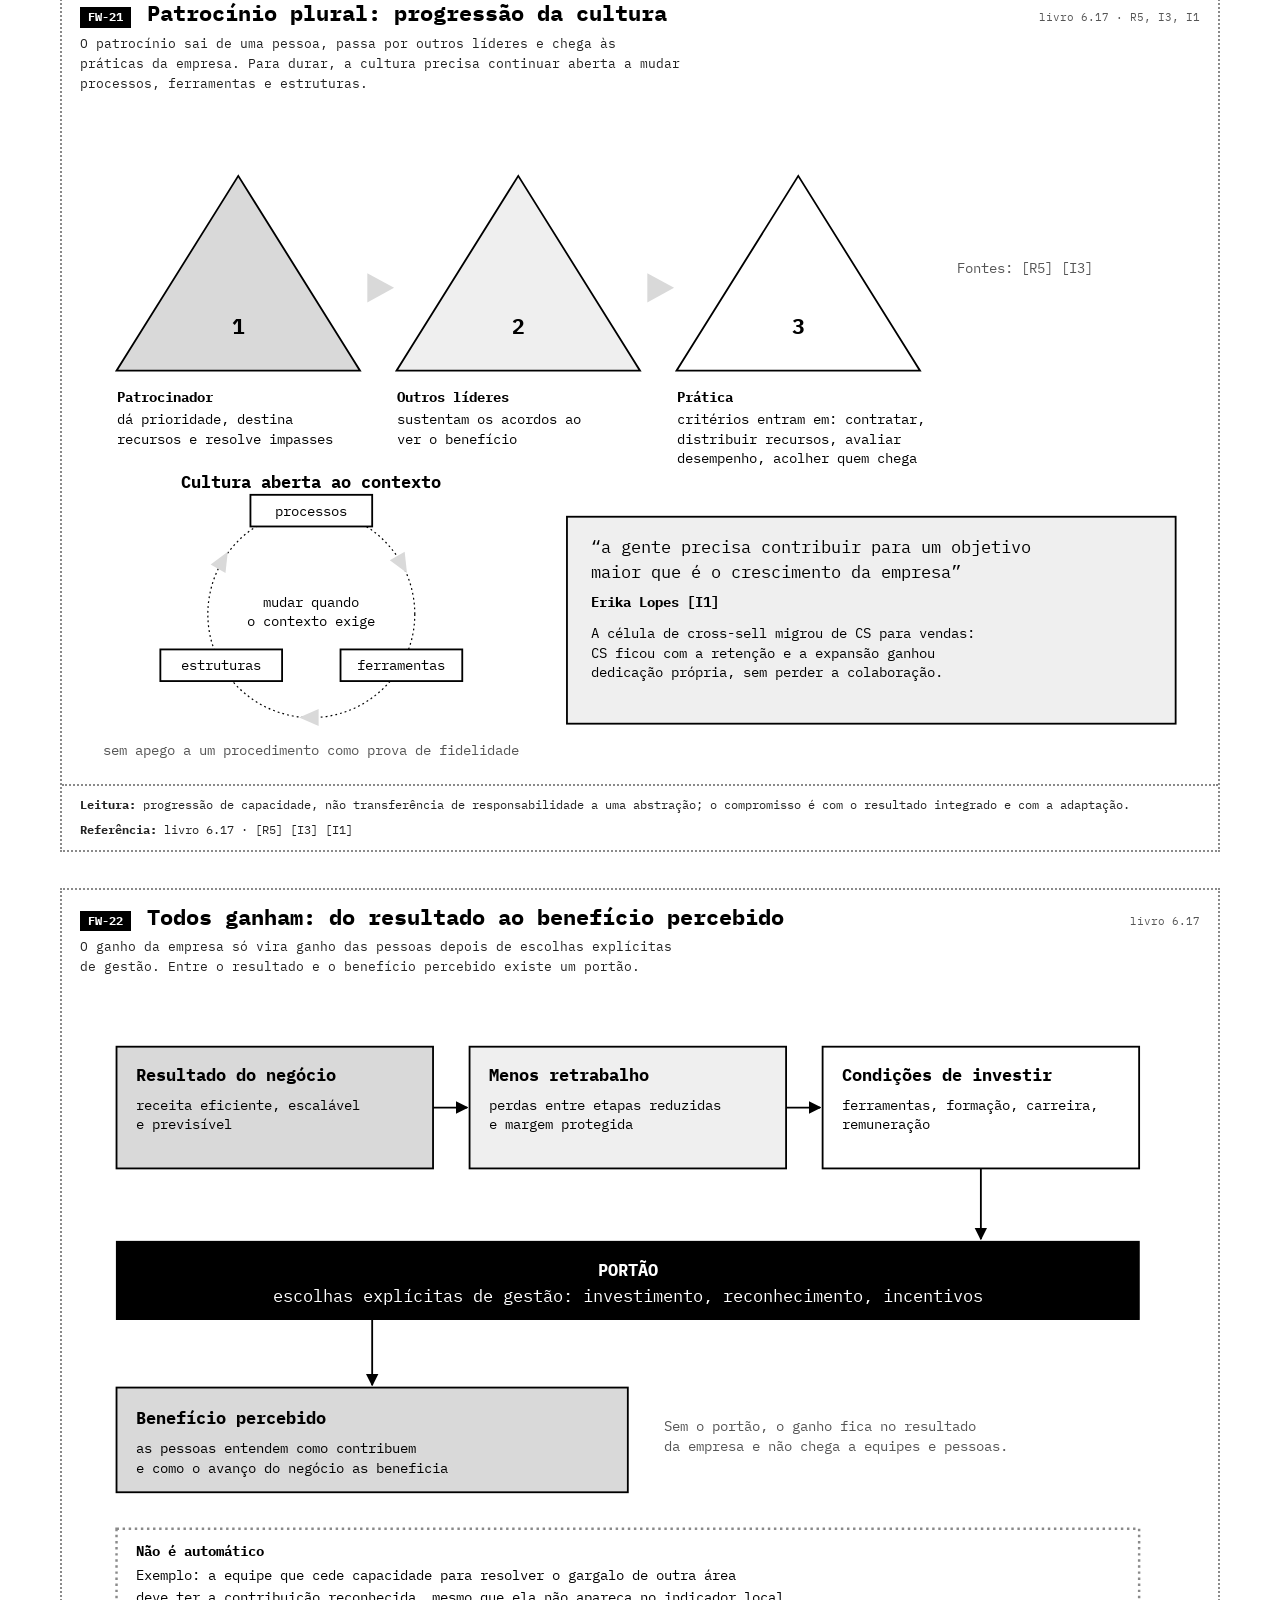
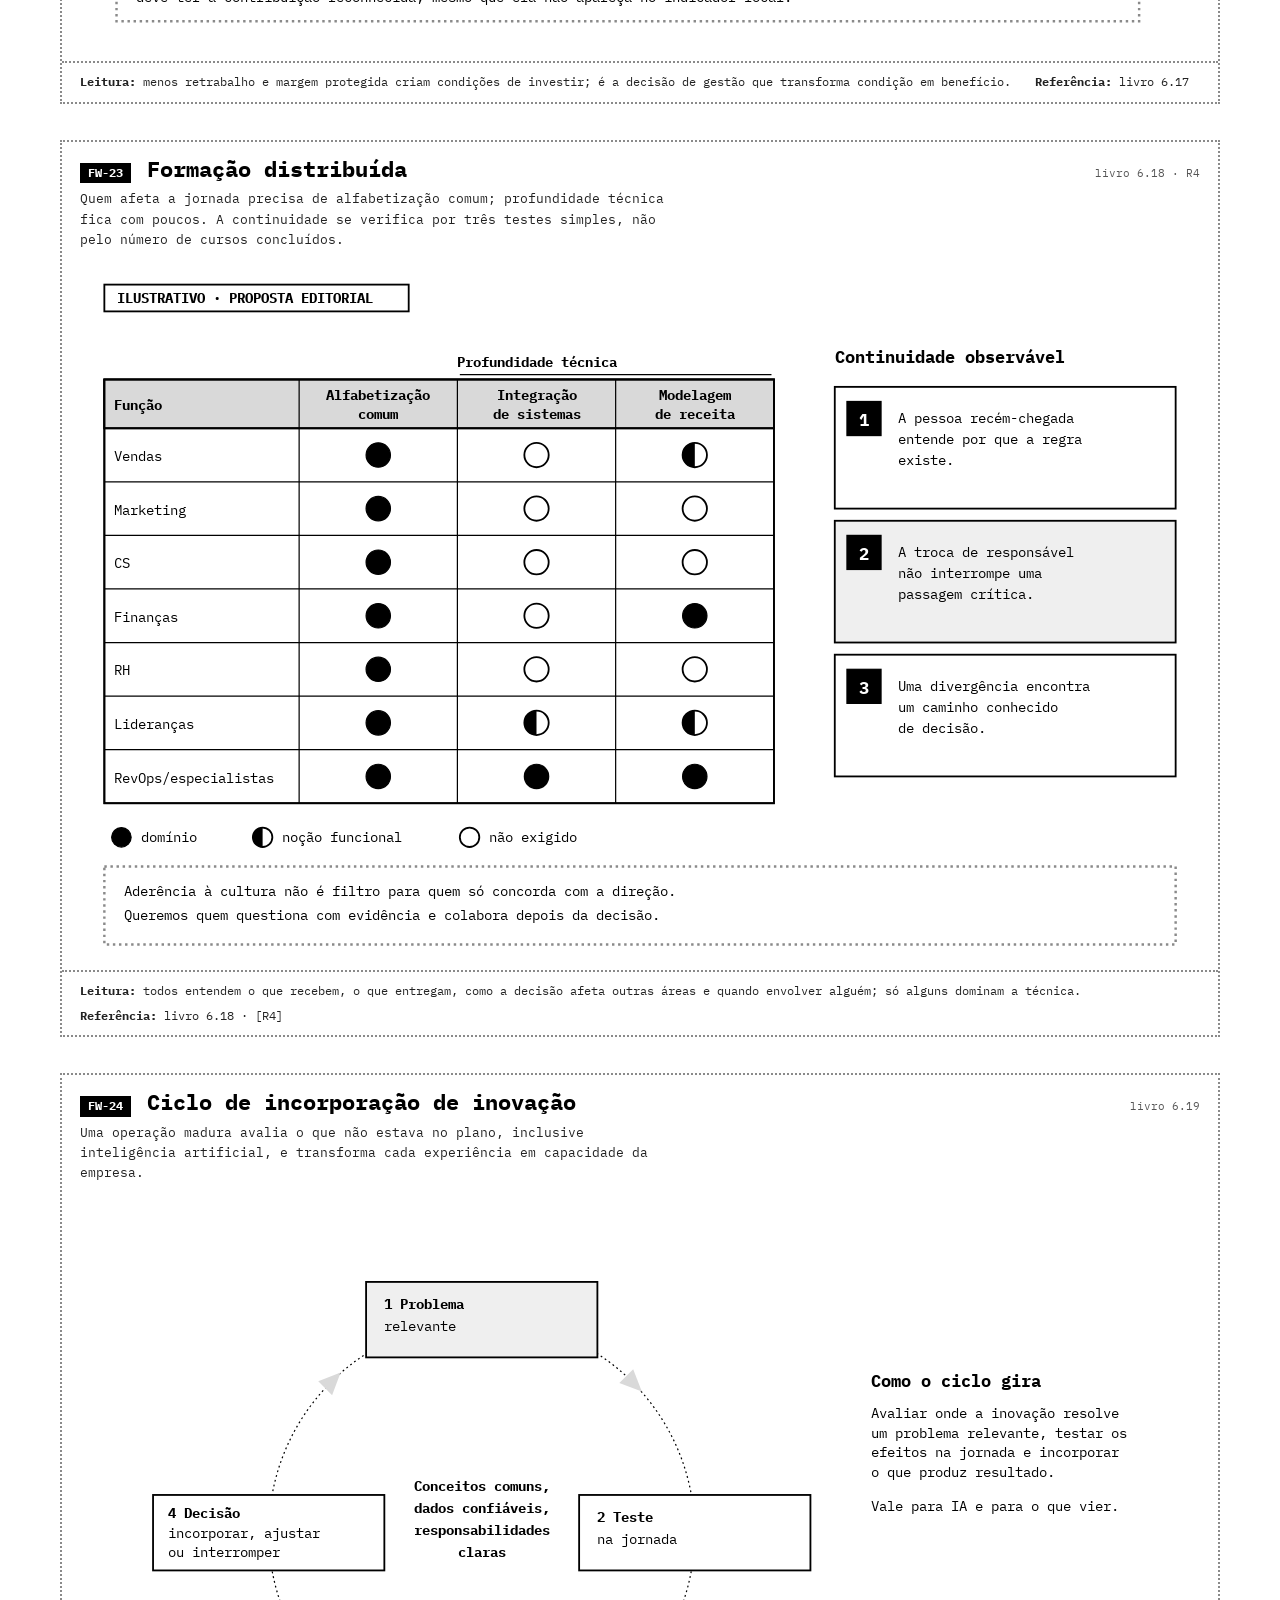
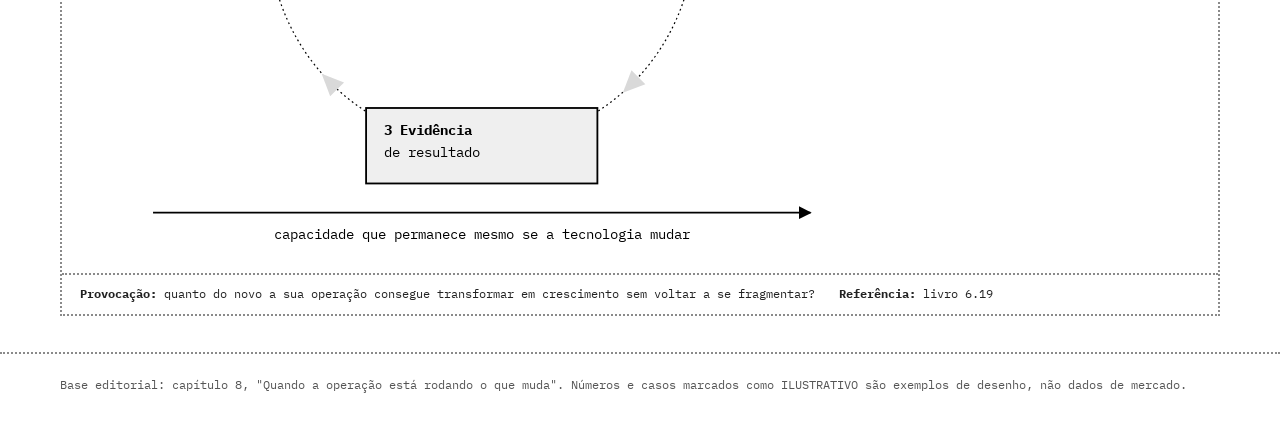
<file: crescimento-e-cultura.html>
<!doctype html>
<html lang="pt-BR">
<head>
<meta charset="utf-8">
<meta name="viewport" content="width=device-width,initial-scale=1">
<title>Crescimento e cultura</title>
<link rel="preconnect" href="https://fonts.googleapis.com">
<link href="https://fonts.googleapis.com/css2?family=IBM+Plex+Mono:wght@400;700&display=swap" rel="stylesheet">
<link rel="stylesheet" href="assets/ds.css">
</head>
<body>
<main class="wrap">
  <section class="hero">
    <div class="kicker">PÁGINA 04 · CRESCIMENTO, CULTURA E INOVAÇÃO</div>
    <h1>Crescimento e cultura: o que fica quando as pessoas mudam</h1>
    <p>Sete folhas sobre como a operação de receita continua inteira depois de uma aquisição, de uma troca de liderança ou de uma inovação: base comum de dados, cultura que se reproduz, benefício percebido, formação distribuída e um ciclo para incorporar o novo.</p>
  </section>

  <!-- FW-18 -->
  <article class="sheet" id="fw-18">
    <header><span class="code">FW-18</span><h2>Aquisição: da base comum à oportunidade</h2><span class="src">livro 6.15 · R9, I7</span></header>
    <p class="lede">Uma aquisição soma carteiras, mas só vira receita quando os dados são lidos do mesmo jeito e quando alguém tem a tarefa de conduzir a oportunidade. A ordem importa: base, conceitos, oportunidades, acordos.</p>
    <div class="fig">
<svg viewBox="0 0 920 550" role="img" aria-label="Quatro passos da base comum à oportunidade e diagrama de Venn hipotético de duas carteiras de clientes">
  <defs><clipPath id="cp18"><circle cx="610" cy="215" r="105"/></clipPath></defs>
  <!-- passos -->
  <rect class="fp" x="20" y="20" width="430" height="92"/>
  <rect class="fk" x="30" y="32" width="28" height="28"/>
  <text class="t tb" x="44" y="52" text-anchor="middle" style="fill:#fff">1</text>
  <text class="t tb" x="70" y="48">Base comum para conhecer o conjunto</text>
  <text class="ts" x="70" y="68">dados de plataformas, empresas e unidades</text>
  <text class="ts" x="70" y="84">reunidos, por exemplo, em um data lake [I7]</text>
  <line class="ln" x1="235" y1="112" x2="235" y2="132" marker-end="url(#ah)"/>

  <rect class="fl2" x="20" y="134" width="430" height="92"/>
  <rect class="fk" x="30" y="146" width="28" height="28"/>
  <text class="t tb" x="44" y="166" text-anchor="middle" style="fill:#fff">2</text>
  <text class="t tb" x="70" y="162">Conceitos que permitam interpretar</text>
  <text class="ts" x="70" y="182">cliente ativo, oportunidade, contrato vigente,</text>
  <text class="ts" x="70" y="198">duplicidades, qualidade,</text>
  <text class="ts" x="70" y="214">responsável pela atualização</text>
  <line class="ln" x1="235" y1="226" x2="235" y2="246" marker-end="url(#ah)"/>

  <rect class="fp" x="20" y="248" width="430" height="92"/>
  <rect class="fk" x="30" y="260" width="28" height="28"/>
  <text class="t tb" x="44" y="280" text-anchor="middle" style="fill:#fff">3</text>
  <text class="t tb" x="70" y="276">Oportunidades que atravessam unidades</text>
  <text class="ts" x="70" y="296">combinar necessidades e ofertas</text>
  <text class="ts" x="70" y="312">complementares das diferentes carteiras</text>
  <line class="ln" x1="235" y1="340" x2="235" y2="360" marker-end="url(#ah)"/>

  <rect class="fl2" x="20" y="362" width="430" height="92"/>
  <rect class="fk" x="30" y="374" width="28" height="28"/>
  <text class="t tb" x="44" y="394" text-anchor="middle" style="fill:#fff">4</text>
  <text class="t tb" x="70" y="390">Acordos para executar e medir</text>
  <text class="ts" x="70" y="410">quem identifica, encaminha e conduz;</text>
  <text class="ts" x="70" y="426">reconhecimento comercial;</text>
  <text class="ts" x="70" y="442">acompanhamento do resultado</text>

  <!-- Venn -->
  <rect class="fp" x="480" y="12" width="250" height="22"/>
  <text class="ts tb" x="490" y="27">ILUSTRATIVO · HIPOTÉTICO</text>
  <text class="t tb" x="590" y="62" text-anchor="middle">Carteira A</text>
  <text class="ts" x="590" y="80" text-anchor="middle">sistema de gestão</text>
  <text class="t tb" x="770" y="62" text-anchor="middle">Carteira B</text>
  <text class="ts" x="770" y="80" text-anchor="middle">assinatura eletrônica</text>
  <circle class="fl" cx="610" cy="215" r="105"/>
  <circle class="fl2" cx="750" cy="215" r="105"/>
  <circle class="fp" cx="750" cy="215" r="105" clip-path="url(#cp18)"/>
  <circle class="ln" cx="610" cy="215" r="105"/>
  <circle class="ln" cx="750" cy="215" r="105"/>
  <text class="ts tb" x="565" y="205" text-anchor="middle">A sem B</text>
  <text class="ts" x="565" y="222" text-anchor="middle">cross-sell</text>
  <text class="ts" x="565" y="238" text-anchor="middle">qualificável</text>
  <text class="ts tb" x="680" y="220" text-anchor="middle">A e B</text>
  <text class="ts tb" x="805" y="220" text-anchor="middle">B sem A</text>
  <line class="lt" x1="680" y1="293" x2="680" y2="338"/>
  <text class="ts tb" x="480" y="356">Interseção</text>
  <text class="ts" x="560" y="356">clientes das duas carteiras:</text>
  <text class="ts" x="480" y="372">evitar abordagem duplicada.</text>
  <text class="ts tb" x="480" y="402">A sem B</text>
  <text class="ts" x="540" y="402">cross-sell, se houver necessidade,</text>
  <text class="ts" x="480" y="418">momento e capacidade de entregar valor.</text>

  <!-- nota -->
  <rect class="frame" x="20" y="474" width="880" height="62"/>
  <text class="ts tb" x="36" y="496">Cuidado</text>
  <text class="ts" x="36" y="511">Acesso à carteira não significa que todo cliente precise de todo produto.</text>
  <text class="ts" x="36" y="525">Evite integração prematura e respeite a autonomia da adquirida.</text>
</svg>
    </div>
    <div class="tbl">
      <table class="spec">
        <tr><th>Sobre a Zucchetti</th><th>Situação</th></tr>
        <tr><td>Compufour: complementaridade de soluções e canais. D4Sign: levar a assinatura eletrônica à carteira brasileira do grupo e ampliar a presença internacional; o comunicado previa dois anos de operação independente [R9]</td><td>Objetivo público anunciado</td></tr>
        <tr><td>Como RevOps participou da integração e quais resultados vieram</td><td>A apurar com testemunho; o anúncio não comprova a prática</td></tr>
        <tr><td>Cross-sell de sistema de gestão com assinatura eletrônica</td><td><span class="tag">HIPOTÉTICO</span>exemplo de desenho</td></tr>
        <tr><td>Base comum de dados (data lake), recomendação de Avelar, VP da TOTVS na unidade RD Station [I7]</td><td>Abordagem para esse contexto, não regra universal</td></tr>
      </table>
    </div>
    <footer><span><b>Leitura:</b> primeiro enxergar o conjunto, depois combinar ofertas; as ferramentas podem seguir diferentes enquanto os conceitos forem comuns.</span><span><b>Referência:</b> livro 6.15 · [R9] [I7]</span></footer>
  </article>

  <!-- FW-19 -->
  <article class="sheet" id="fw-19">
    <header><span class="code">FW-19</span><h2>Receita adquirida x crescimento adicional</h2><span class="src">livro 6.15</span></header>
    <p class="lede">O acompanhamento precisa separar a receita que veio com a empresa adquirida daquela gerada pela combinação de ofertas, canais e relacionamentos. Só a segunda mostra se a integração está produzindo o esperado.</p>
    <div class="fig">
<svg viewBox="0 0 920 410" role="img" aria-label="Barras empilhadas ilustrativas por período: receita adquirida em cinza e receita da combinação hachurada, com quatro indicadores de acompanhamento">
  <rect class="fp" x="20" y="14" width="120" height="22"/>
  <text class="ts tb" x="30" y="29">ILUSTRATIVO</text>
  <text class="ts tm" x="70" y="62">Receita (índice, valores de exemplo)</text>
  <line class="ln" x1="70" y1="72" x2="70" y2="340"/>
  <line class="ln" x1="70" y1="340" x2="540" y2="340"/>
  <!-- barras -->
  <rect class="fl" x="100" y="190" width="70" height="150"/>
  <rect class="fh" x="100" y="178" width="70" height="12"/>
  <rect class="fl" x="210" y="196" width="70" height="144"/>
  <rect class="fh" x="210" y="162" width="70" height="34"/>
  <rect class="fl" x="320" y="192" width="70" height="148"/>
  <rect class="fh" x="320" y="130" width="70" height="62"/>
  <rect class="fl" x="430" y="194" width="70" height="146"/>
  <rect class="fh" x="430" y="98" width="70" height="96"/>
  <text class="ts" x="135" y="362" text-anchor="middle">Período 1</text>
  <text class="ts" x="245" y="362" text-anchor="middle">Período 2</text>
  <text class="ts" x="355" y="362" text-anchor="middle">Período 3</text>
  <text class="ts" x="465" y="362" text-anchor="middle">Período 4</text>
  <text class="ts tm" x="285" y="388" text-anchor="middle">períodos após a aquisição</text>
  <!-- legenda -->
  <rect class="fl" x="590" y="60" width="22" height="16"/>
  <text class="ts" x="624" y="73">Receita que veio com a adquirida</text>
  <rect class="fh" x="590" y="96" width="22" height="16"/>
  <text class="ts" x="624" y="105">Receita da combinação de ofertas,</text>
  <text class="ts" x="624" y="121">canais e relacionamentos</text>
  <!-- indicadores -->
  <rect class="fp" x="590" y="160" width="310" height="180"/>
  <text class="t tb" x="606" y="188">Indicadores de acompanhamento</text>
  <circle class="fk" cx="614" cy="218" r="4"/><text class="ts" x="630" y="222">Oportunidades identificadas</text>
  <circle class="fk" cx="614" cy="248" r="4"/><text class="ts" x="630" y="252">Conversão em vendas</text>
  <circle class="fk" cx="614" cy="278" r="4"/><text class="ts" x="630" y="282">Margem</text>
  <circle class="fk" cx="614" cy="308" r="4"/><text class="ts" x="630" y="312">Permanência dos clientes</text>
</svg>
    </div>
    <div class="tbl">
      <table class="spec">
        <tr><th>Indicador</th><th>Pergunta que responde</th></tr>
        <tr><td>Oportunidades identificadas</td><td>O cruzamento das carteiras está gerando oportunidades qualificadas?</td></tr>
        <tr><td>Conversão em vendas</td><td>Quantas dessas oportunidades viram negócio fechado?</td></tr>
        <tr><td>Margem</td><td>O crescimento adicional preserva a rentabilidade?</td></tr>
        <tr><td>Permanência dos clientes</td><td>Quem comprou a segunda oferta continua com o grupo?</td></tr>
      </table>
    </div>
    <footer><span><b>Leitura:</b> a parte hachurada é o crescimento que só existe porque as empresas se combinaram. As barras são ILUSTRATIVAS, sem dados reais.</span><span><b>Referência:</b> livro 6.15</span></footer>
  </article>

  <!-- FW-20 -->
  <article class="sheet" id="fw-20">
    <header><span class="code">FW-20</span><h2>Iceberg cultural</h2><span class="src">livro 6.17 · R3 (Schein)</span></header>
    <p class="lede">Uma reunião compartilhada ou um painel único são sinais visíveis. A cultura integrada aparece quando há uma escolha difícil e as premissas sob a linha d'água decidem.</p>
    <div class="fig">
<svg viewBox="0 0 920 490" role="img" aria-label="Iceberg: acima da linha d'água as manifestações visíveis, abaixo as premissas que orientam a escolha difícil">
  <polygon class="fp" points="300,40 389,200 211,200"/>
  <polygon class="fl" points="211,200 389,200 540,470 60,470"/>
  <line class="lg" x1="20" y1="200" x2="580" y2="200"/>
  <text class="ts tm" x="24" y="192">linha d'água</text>
  <text class="ts tb" x="300" y="150" text-anchor="middle">visível</text>
  <text class="ts tb" x="300" y="326" text-anchor="middle">premissas</text>
  <text class="ts" x="300" y="344" text-anchor="middle">o que se assume sem discutir</text>
  <!-- acima -->
  <line class="lt" x1="585" y1="50" x2="585" y2="190"/>
  <text class="t tb" x="602" y="64">Manifestações visíveis</text>
  <text class="ts" x="602" y="94">reunião compartilhada</text>
  <text class="ts" x="602" y="116">painel único</text>
  <text class="ts" x="602" y="138">SLAs</text>
  <text class="ts" x="602" y="160">rituais</text>
  <!-- abaixo -->
  <line class="lt" x1="585" y1="215" x2="585" y2="440"/>
  <text class="t tb" x="602" y="240">Premissas que orientam</text>
  <text class="t tb" x="602" y="259">a escolha difícil</text>
  <text class="ts" x="602" y="292">Diante de uma escolha difícil,</text>
  <text class="ts" x="602" y="308">a liderança aceita rever a sua</text>
  <text class="ts" x="602" y="324">prioridade porque entende o</text>
  <text class="ts" x="602" y="340">efeito da decisão na receita</text>
  <text class="ts" x="602" y="356">da empresa.</text>
  <text class="ts tm" x="602" y="400">Schein [R3]: a cultura está</text>
  <text class="ts tm" x="602" y="416">além do que se vê.</text>
</svg>
    </div>
    <footer><span><b>Leitura:</b> medir a cultura pelo que se vê (reunião, painel) engana; o teste está na decisão difícil.</span><span><b>Referência:</b> livro 6.17 · [R3]</span></footer>
  </article>

  <!-- FW-21 -->
  <article class="sheet" id="fw-21">
    <header><span class="code">FW-21</span><h2>Patrocínio plural: progressão da cultura</h2><span class="src">livro 6.17 · R5, I3, I1</span></header>
    <p class="lede">O patrocínio sai de uma pessoa, passa por outros líderes e chega às práticas da empresa. Para durar, a cultura precisa continuar aberta a mudar processos, ferramentas e estruturas.</p>
    <div class="fig">
<svg viewBox="0 0 920 545" role="img" aria-label="Três triângulos encadeados da progressão do patrocínio, ciclo de cultura aberta e citação de Erika Lopes">
  <polygon class="fl" points="130,50 30,210 230,210"/>
  <polygon class="fl2" points="360,50 260,210 460,210"/>
  <polygon class="fp" points="590,50 490,210 690,210"/>
  <text class="tt" x="130" y="180" text-anchor="middle">1</text>
  <text class="tt" x="360" y="180" text-anchor="middle">2</text>
  <text class="tt" x="590" y="180" text-anchor="middle">3</text>
  <polygon class="arr" points="236,130 258,142 236,154"/>
  <polygon class="arr" points="466,130 488,142 466,154"/>
  <text class="ts tb" x="30" y="236">Patrocinador</text>
  <text class="ts" x="30" y="254">dá prioridade, destina</text>
  <text class="ts" x="30" y="270">recursos e resolve impasses</text>
  <text class="ts tb" x="260" y="236">Outros líderes</text>
  <text class="ts" x="260" y="254">sustentam os acordos ao</text>
  <text class="ts" x="260" y="270">ver o benefício</text>
  <text class="ts tb" x="490" y="236">Prática</text>
  <text class="ts" x="490" y="254">critérios entram em: contratar,</text>
  <text class="ts" x="490" y="270">distribuir recursos, avaliar</text>
  <text class="ts" x="490" y="286">desempenho, acolher quem chega</text>
  <text class="ts tm" x="720" y="130">Fontes: [R5] [I3]</text>
  <!-- ciclo -->
  <text class="t tb" x="190" y="306" text-anchor="middle">Cultura aberta ao contexto</text>
  <circle cx="190" cy="410" r="85" fill="none" stroke="#000" stroke-width="1" stroke-dasharray="1.5 2.5"/>
  <polygon class="arr" points="268.6,376.2 266.7,358.8 254.5,365.8"/>
  <polygon class="arr" points="180,495 196,502 196,488"/>
  <polygon class="arr" points="121.4,358.8 107.3,369.2 119.5,376.2"/>
  <rect class="fp" x="140" y="312" width="100" height="26"/>
  <text class="ts" x="190" y="329" text-anchor="middle">processos</text>
  <rect class="fp" x="214" y="439" width="100" height="26"/>
  <text class="ts" x="264" y="456" text-anchor="middle">ferramentas</text>
  <rect class="fp" x="66" y="439" width="100" height="26"/>
  <text class="ts" x="116" y="456" text-anchor="middle">estruturas</text>
  <text class="ts" x="190" y="404" text-anchor="middle">mudar quando</text>
  <text class="ts" x="190" y="420" text-anchor="middle">o contexto exige</text>
  <text class="ts tm" x="190" y="526" text-anchor="middle">sem apego a um procedimento como prova de fidelidade</text>
  <!-- citação -->
  <rect class="fl2" x="400" y="330" width="500" height="170"/>
  <text class="t" x="420" y="360">“a gente precisa contribuir para um objetivo</text>
  <text class="t" x="420" y="380">maior que é o crescimento da empresa”</text>
  <text class="ts tb" x="420" y="404">Erika Lopes [I1]</text>
  <text class="ts" x="420" y="430">A célula de cross-sell migrou de CS para vendas:</text>
  <text class="ts" x="420" y="446">CS ficou com a retenção e a expansão ganhou</text>
  <text class="ts" x="420" y="462">dedicação própria, sem perder a colaboração.</text>
</svg>
    </div>
    <footer><span><b>Leitura:</b> progressão de capacidade, não transferência de responsabilidade a uma abstração; o compromisso é com o resultado integrado e com a adaptação.</span><span><b>Referência:</b> livro 6.17 · [R5] [I3] [I1]</span></footer>
  </article>

  <!-- FW-22 -->
  <article class="sheet" id="fw-22">
    <header><span class="code">FW-22</span><h2>Todos ganham: do resultado ao benefício percebido</h2><span class="src">livro 6.17</span></header>
    <p class="lede">O ganho da empresa só vira ganho das pessoas depois de escolhas explícitas de gestão. Entre o resultado e o benefício percebido existe um portão.</p>
    <div class="fig">
<svg viewBox="0 0 920 540" role="img" aria-label="Cadeia do crescimento com receita eficiente até o benefício percebido, com um portão de escolhas explícitas de gestão">
  <rect class="fl" x="30" y="40" width="260" height="100"/>
  <text class="t tb" x="46" y="68">Resultado do negócio</text>
  <text class="ts" x="46" y="92">receita eficiente, escalável</text>
  <text class="ts" x="46" y="108">e previsível</text>
  <line class="ln" x1="290" y1="90" x2="318" y2="90" marker-end="url(#ah)"/>
  <rect class="fl2" x="320" y="40" width="260" height="100"/>
  <text class="t tb" x="336" y="68">Menos retrabalho</text>
  <text class="ts" x="336" y="92">perdas entre etapas reduzidas</text>
  <text class="ts" x="336" y="108">e margem protegida</text>
  <line class="ln" x1="580" y1="90" x2="608" y2="90" marker-end="url(#ah)"/>
  <rect class="fp" x="610" y="40" width="260" height="100"/>
  <text class="t tb" x="626" y="68">Condições de investir</text>
  <text class="ts" x="626" y="92">ferramentas, formação, carreira,</text>
  <text class="ts" x="626" y="108">remuneração</text>
  <line class="ln" x1="740" y1="140" x2="740" y2="198" marker-end="url(#ah)"/>
  <rect class="fk" x="30" y="200" width="840" height="64"/>
  <text class="t tb" x="450" y="228" text-anchor="middle" style="fill:#fff">PORTÃO</text>
  <text class="t" x="450" y="250" text-anchor="middle" style="fill:#fff">escolhas explícitas de gestão: investimento, reconhecimento, incentivos</text>
  <line class="ln" x1="240" y1="264" x2="240" y2="318" marker-end="url(#ah)"/>
  <rect class="fl" x="30" y="320" width="420" height="86"/>
  <text class="t tb" x="46" y="350">Benefício percebido</text>
  <text class="ts" x="46" y="374">as pessoas entendem como contribuem</text>
  <text class="ts" x="46" y="390">e como o avanço do negócio as beneficia</text>
  <text class="ts tm" x="480" y="356">Sem o portão, o ganho fica no resultado</text>
  <text class="ts tm" x="480" y="372">da empresa e não chega a equipes e pessoas.</text>
  <rect class="frame" x="30" y="436" width="840" height="76"/>
  <text class="ts tb" x="46" y="458">Não é automático</text>
  <text class="ts" x="46" y="478">Exemplo: a equipe que cede capacidade para resolver o gargalo de outra área</text>
  <text class="ts" x="46" y="496">deve ter a contribuição reconhecida, mesmo que ela não apareça no indicador local.</text>
</svg>
    </div>
    <footer><span><b>Leitura:</b> menos retrabalho e margem protegida criam condições de investir; é a decisão de gestão que transforma condição em benefício.</span><span><b>Referência:</b> livro 6.17</span></footer>
  </article>

  <!-- FW-23 -->
  <article class="sheet" id="fw-23">
    <header><span class="code">FW-23</span><h2>Formação distribuída</h2><span class="src">livro 6.18 · R4</span></header>
    <p class="lede">Quem afeta a jornada precisa de alfabetização comum; profundidade técnica fica com poucos. A continuidade se verifica por três testes simples, não pelo número de cursos concluídos.</p>
    <div class="fig">
<svg viewBox="0 0 920 570" role="img" aria-label="Matriz de funções por alfabetização comum e profundidade técnica com círculos cheio, meio e vazio, e três verificações de continuidade">
  <rect class="fp" x="20" y="12" width="250" height="22"/>
  <text class="ts tb" x="30" y="27">ILUSTRATIVO · PROPOSTA EDITORIAL</text>
  <text class="ts tb" x="375" y="80" text-anchor="middle">Profundidade técnica</text>
  <line class="lt" x1="312" y1="86" x2="568" y2="86"/>
  <rect class="fl" x="20" y="90" width="550" height="40"/>
  <rect class="fp" x="20" y="90" width="550" height="348"/>
  <rect class="fl" x="20" y="90" width="550" height="40"/>
  <g class="lt">
    <line x1="180" y1="90" x2="180" y2="438"/><line x1="310" y1="90" x2="310" y2="438"/><line x1="440" y1="90" x2="440" y2="438"/>
    <line x1="20" y1="174" x2="570" y2="174"/><line x1="20" y1="218" x2="570" y2="218"/><line x1="20" y1="262" x2="570" y2="262"/>
    <line x1="20" y1="306" x2="570" y2="306"/><line x1="20" y1="350" x2="570" y2="350"/><line x1="20" y1="394" x2="570" y2="394"/>
  </g>
  <rect class="lb" x="20" y="90" width="550" height="348" style="stroke-width:1.5"/>
  <line class="ln" x1="20" y1="130" x2="570" y2="130"/>
  <text class="ts tb" x="28" y="115">Função</text>
  <text class="ts tb" x="245" y="107" text-anchor="middle">Alfabetização</text><text class="ts tb" x="245" y="122" text-anchor="middle">comum</text>
  <text class="ts tb" x="375" y="107" text-anchor="middle">Integração</text><text class="ts tb" x="375" y="122" text-anchor="middle">de sistemas</text>
  <text class="ts tb" x="505" y="107" text-anchor="middle">Modelagem</text><text class="ts tb" x="505" y="122" text-anchor="middle">de receita</text>
  <text class="ts" x="28" y="157">Vendas</text>
  <text class="ts" x="28" y="201">Marketing</text>
  <text class="ts" x="28" y="245">CS</text>
  <text class="ts" x="28" y="289">Finanças</text>
  <text class="ts" x="28" y="333">RH</text>
  <text class="ts" x="28" y="377">Lideranças</text>
  <text class="ts" x="28" y="421">RevOps/especialistas</text>
  <!-- cheio: c, meio: m, vazio: v -->
  <circle class="fk" cx="245" cy="152" r="10"/><circle class="fp" cx="375" cy="152" r="10"/><circle class="fp" cx="505" cy="152" r="10"/><path d="M505 142A10 10 0 0 0 505 162Z" fill="#000"/>
  <circle class="fk" cx="245" cy="196" r="10"/><circle class="fp" cx="375" cy="196" r="10"/><circle class="fp" cx="505" cy="196" r="10"/>
  <circle class="fk" cx="245" cy="240" r="10"/><circle class="fp" cx="375" cy="240" r="10"/><circle class="fp" cx="505" cy="240" r="10"/>
  <circle class="fk" cx="245" cy="284" r="10"/><circle class="fp" cx="375" cy="284" r="10"/><circle class="fk" cx="505" cy="284" r="10"/>
  <circle class="fk" cx="245" cy="328" r="10"/><circle class="fp" cx="375" cy="328" r="10"/><circle class="fp" cx="505" cy="328" r="10"/>
  <circle class="fk" cx="245" cy="372" r="10"/><circle class="fp" cx="375" cy="372" r="10"/><path d="M375 362A10 10 0 0 0 375 382Z" fill="#000"/><circle class="fp" cx="505" cy="372" r="10"/><path d="M505 362A10 10 0 0 0 505 382Z" fill="#000"/>
  <circle class="fk" cx="245" cy="416" r="10"/><circle class="fk" cx="375" cy="416" r="10"/><circle class="fk" cx="505" cy="416" r="10"/>
  <!-- legenda -->
  <circle class="fk" cx="34" cy="466" r="8"/><text class="ts" x="50" y="470">domínio</text>
  <circle class="fp" cx="150" cy="466" r="8"/><path d="M150 458A8 8 0 0 0 150 474Z" fill="#000"/><text class="ts" x="166" y="470">noção funcional</text>
  <circle class="fp" cx="320" cy="466" r="8"/><text class="ts" x="336" y="470">não exigido</text>
  <rect class="frame" x="20" y="490" width="880" height="64"/>
  <text class="ts" x="36" y="514">Aderência à cultura não é filtro para quem só concorda com a direção.</text>
  <text class="ts" x="36" y="534">Queremos quem questiona com evidência e colabora depois da decisão.</text>
  <!-- verificações -->
  <text class="t tb" x="620" y="76">Continuidade observável</text>
  <rect class="fp" x="620" y="96" width="280" height="100"/>
  <rect class="fk" x="630" y="108" width="28" height="28"/><text class="t tb" x="644" y="128" text-anchor="middle" style="fill:#fff">1</text>
  <text class="ts" x="672" y="126">A pessoa recém-chegada</text><text class="ts" x="672" y="143">entende por que a regra</text><text class="ts" x="672" y="160">existe.</text>
  <rect class="fl2" x="620" y="206" width="280" height="100"/>
  <rect class="fk" x="630" y="218" width="28" height="28"/><text class="t tb" x="644" y="238" text-anchor="middle" style="fill:#fff">2</text>
  <text class="ts" x="672" y="236">A troca de responsável</text><text class="ts" x="672" y="253">não interrompe uma</text><text class="ts" x="672" y="270">passagem crítica.</text>
  <rect class="fp" x="620" y="316" width="280" height="100"/>
  <rect class="fk" x="630" y="328" width="28" height="28"/><text class="t tb" x="644" y="348" text-anchor="middle" style="fill:#fff">3</text>
  <text class="ts" x="672" y="346">Uma divergência encontra</text><text class="ts" x="672" y="363">um caminho conhecido</text><text class="ts" x="672" y="380">de decisão.</text>
</svg>
    </div>
    <footer><span><b>Leitura:</b> todos entendem o que recebem, o que entregam, como a decisão afeta outras áreas e quando envolver alguém; só alguns dominam a técnica.</span><span><b>Referência:</b> livro 6.18 · [R4]</span></footer>
  </article>

  <!-- FW-24 -->
  <article class="sheet" id="fw-24">
    <header><span class="code">FW-24</span><h2>Ciclo de incorporação de inovação</h2><span class="src">livro 6.19</span></header>
    <p class="lede">Uma operação madura avalia o que não estava no plano, inclusive inteligência artificial, e transforma cada experiência em capacidade da empresa.</p>
    <div class="fig">
<svg viewBox="0 0 920 545" role="img" aria-label="Ciclo pontilhado de quatro nós: problema relevante, teste na jornada, evidência de resultado e decisão de incorporar, ajustar ou interromper">
  <circle cx="330" cy="270" r="175" fill="none" stroke="#000" stroke-width="1" stroke-dasharray="1.5 2.5"/>
  <polygon class="arr" points="461.5,154.1 454.4,135.7 443.0,147.1"/>
  <polygon class="arr" points="445.9,401.5 464.4,394.4 453.0,383.0"/>
  <polygon class="arr" points="198.5,385.9 205.5,404.4 216.9,393.0"/>
  <polygon class="arr" points="214.1,138.5 195.7,145.6 207.1,157.0"/>
  <rect class="fl2" x="235" y="64" width="190" height="62"/>
  <text class="ts tb" x="250" y="86">1 Problema</text><text class="ts" x="250" y="104">relevante</text>
  <rect class="fp" x="410" y="239" width="190" height="62"/>
  <text class="ts tb" x="425" y="261">2 Teste</text><text class="ts" x="425" y="279">na jornada</text>
  <rect class="fl2" x="235" y="414" width="190" height="62"/>
  <text class="ts tb" x="250" y="436">3 Evidência</text><text class="ts" x="250" y="454">de resultado</text>
  <rect class="fp" x="60" y="239" width="190" height="62"/>
  <text class="ts tb" x="72" y="258">4 Decisão</text><text class="ts" x="72" y="274">incorporar, ajustar</text><text class="ts" x="72" y="290">ou interromper</text>
  <text class="ts tb" x="330" y="236" text-anchor="middle">Conceitos comuns,</text>
  <text class="ts tb" x="330" y="254" text-anchor="middle">dados confiáveis,</text>
  <text class="ts tb" x="330" y="272" text-anchor="middle">responsabilidades</text>
  <text class="ts tb" x="330" y="290" text-anchor="middle">claras</text>
  <line class="ln" x1="60" y1="500" x2="600" y2="500" marker-end="url(#ah)"/>
  <text class="ts" x="330" y="522" text-anchor="middle">capacidade que permanece mesmo se a tecnologia mudar</text>
  <text class="t tb" x="650" y="150">Como o ciclo gira</text>
  <text class="ts" x="650" y="176">Avaliar onde a inovação resolve</text>
  <text class="ts" x="650" y="192">um problema relevante, testar os</text>
  <text class="ts" x="650" y="208">efeitos na jornada e incorporar</text>
  <text class="ts" x="650" y="224">o que produz resultado.</text>
  <text class="ts" x="650" y="252">Vale para IA e para o que vier.</text>
</svg>
    </div>
    <footer><span><b>Provocação:</b> quanto do novo a sua operação consegue transformar em crescimento sem voltar a se fragmentar?</span><span><b>Referência:</b> livro 6.19</span></footer>
  </article>
</main>
<script src="assets/shell.js"></script>
</body>
</html>
</file>
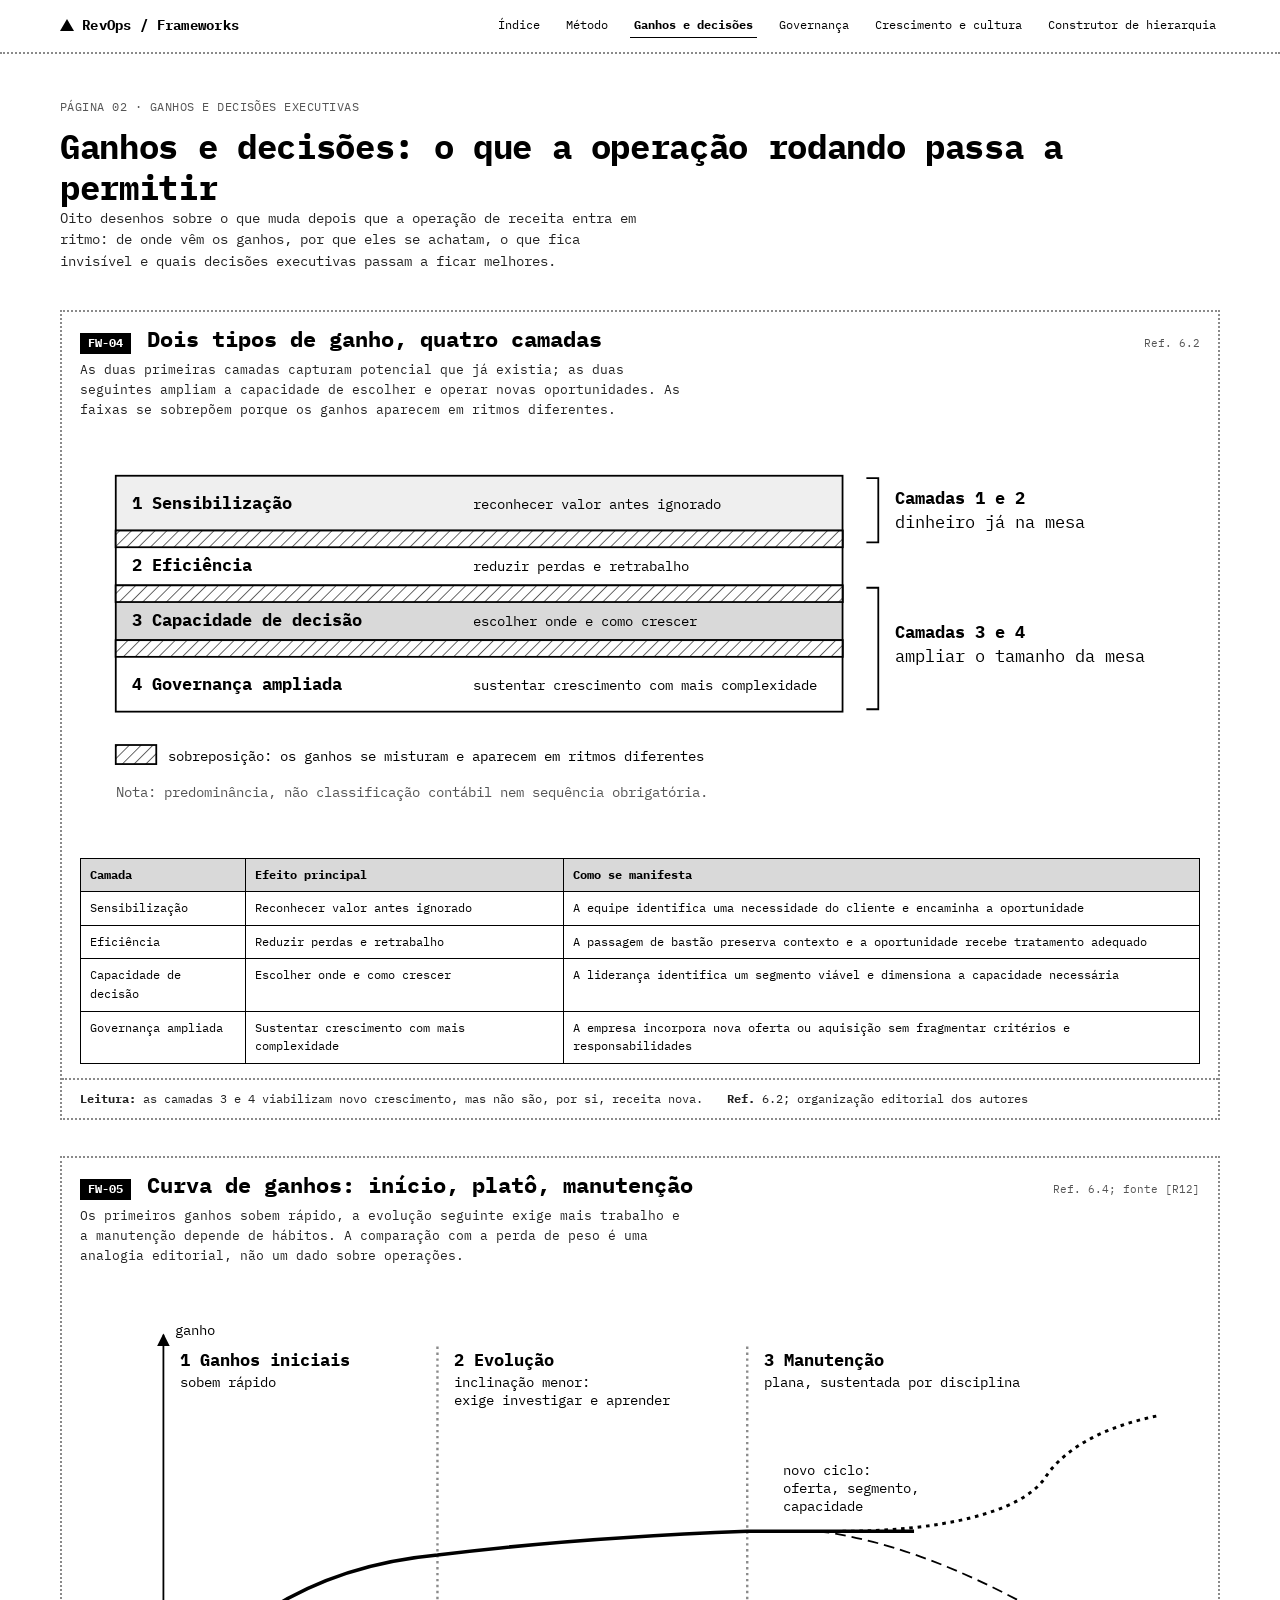
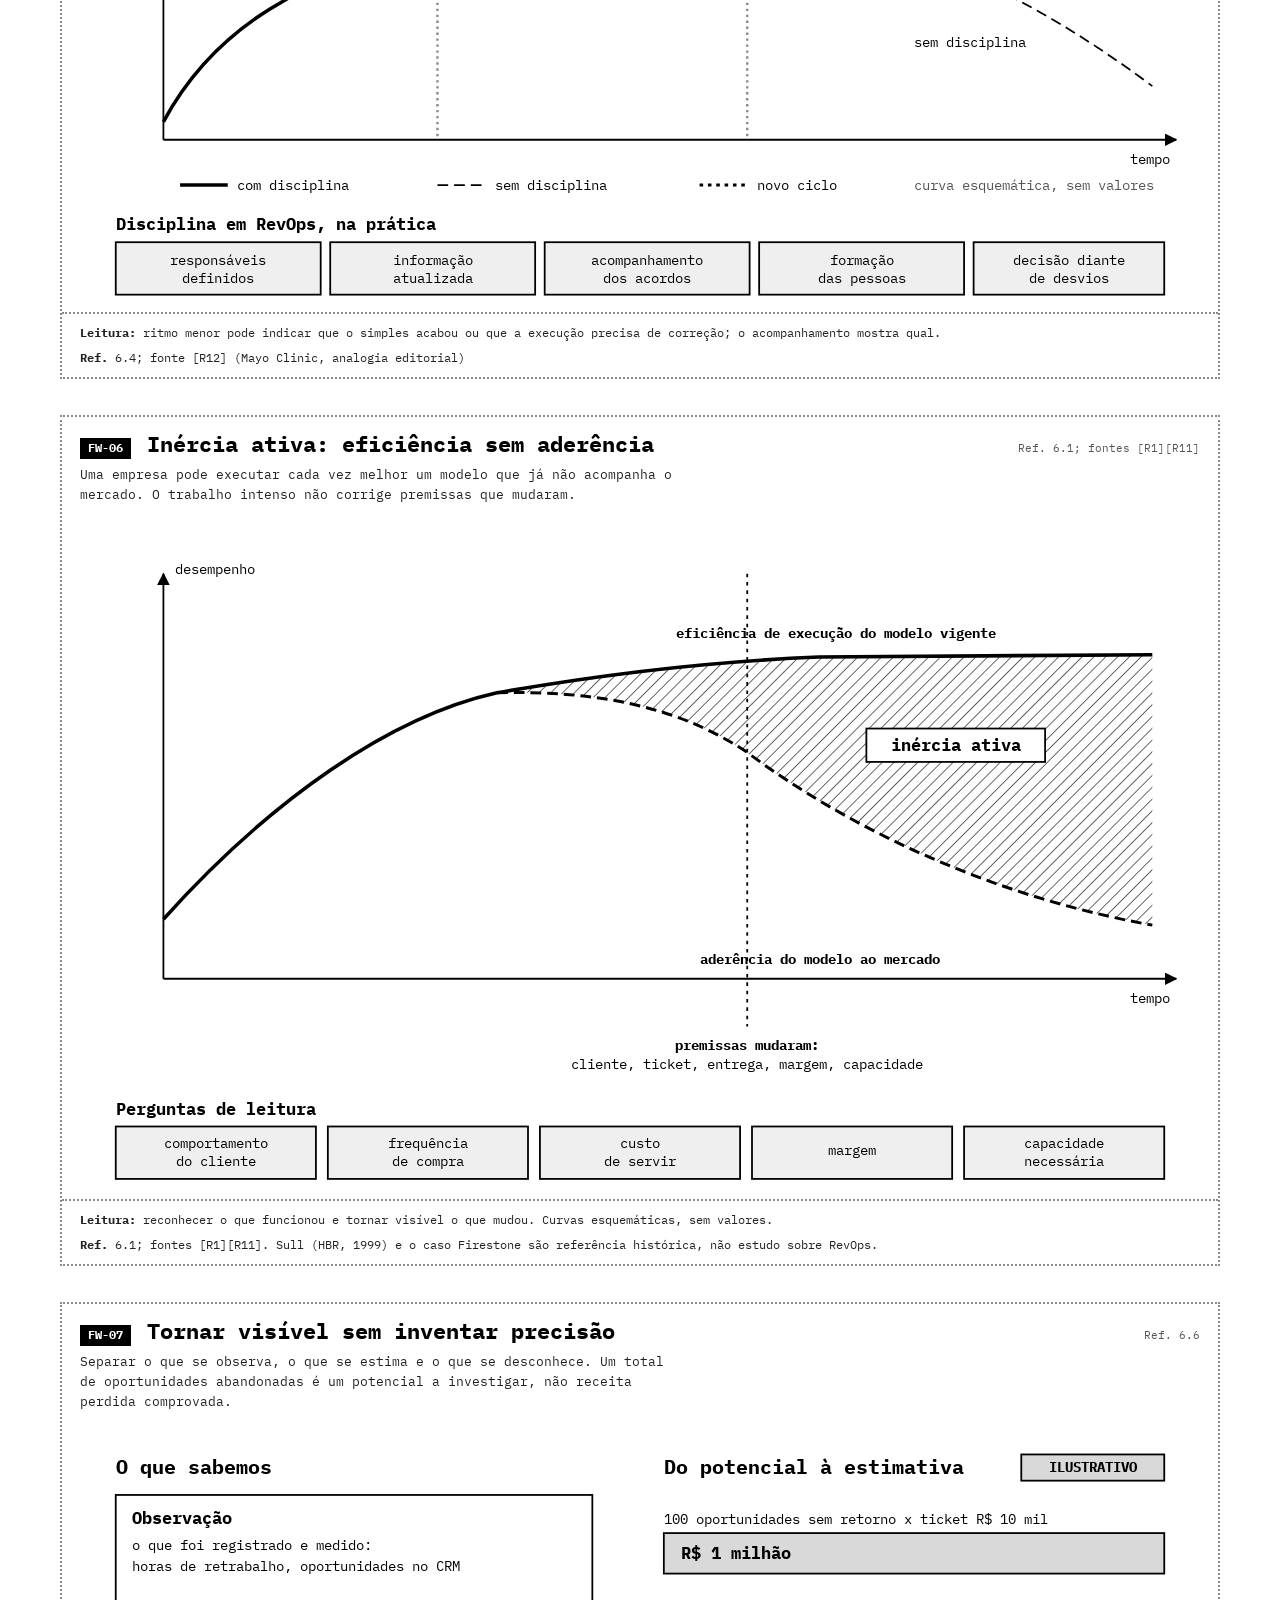
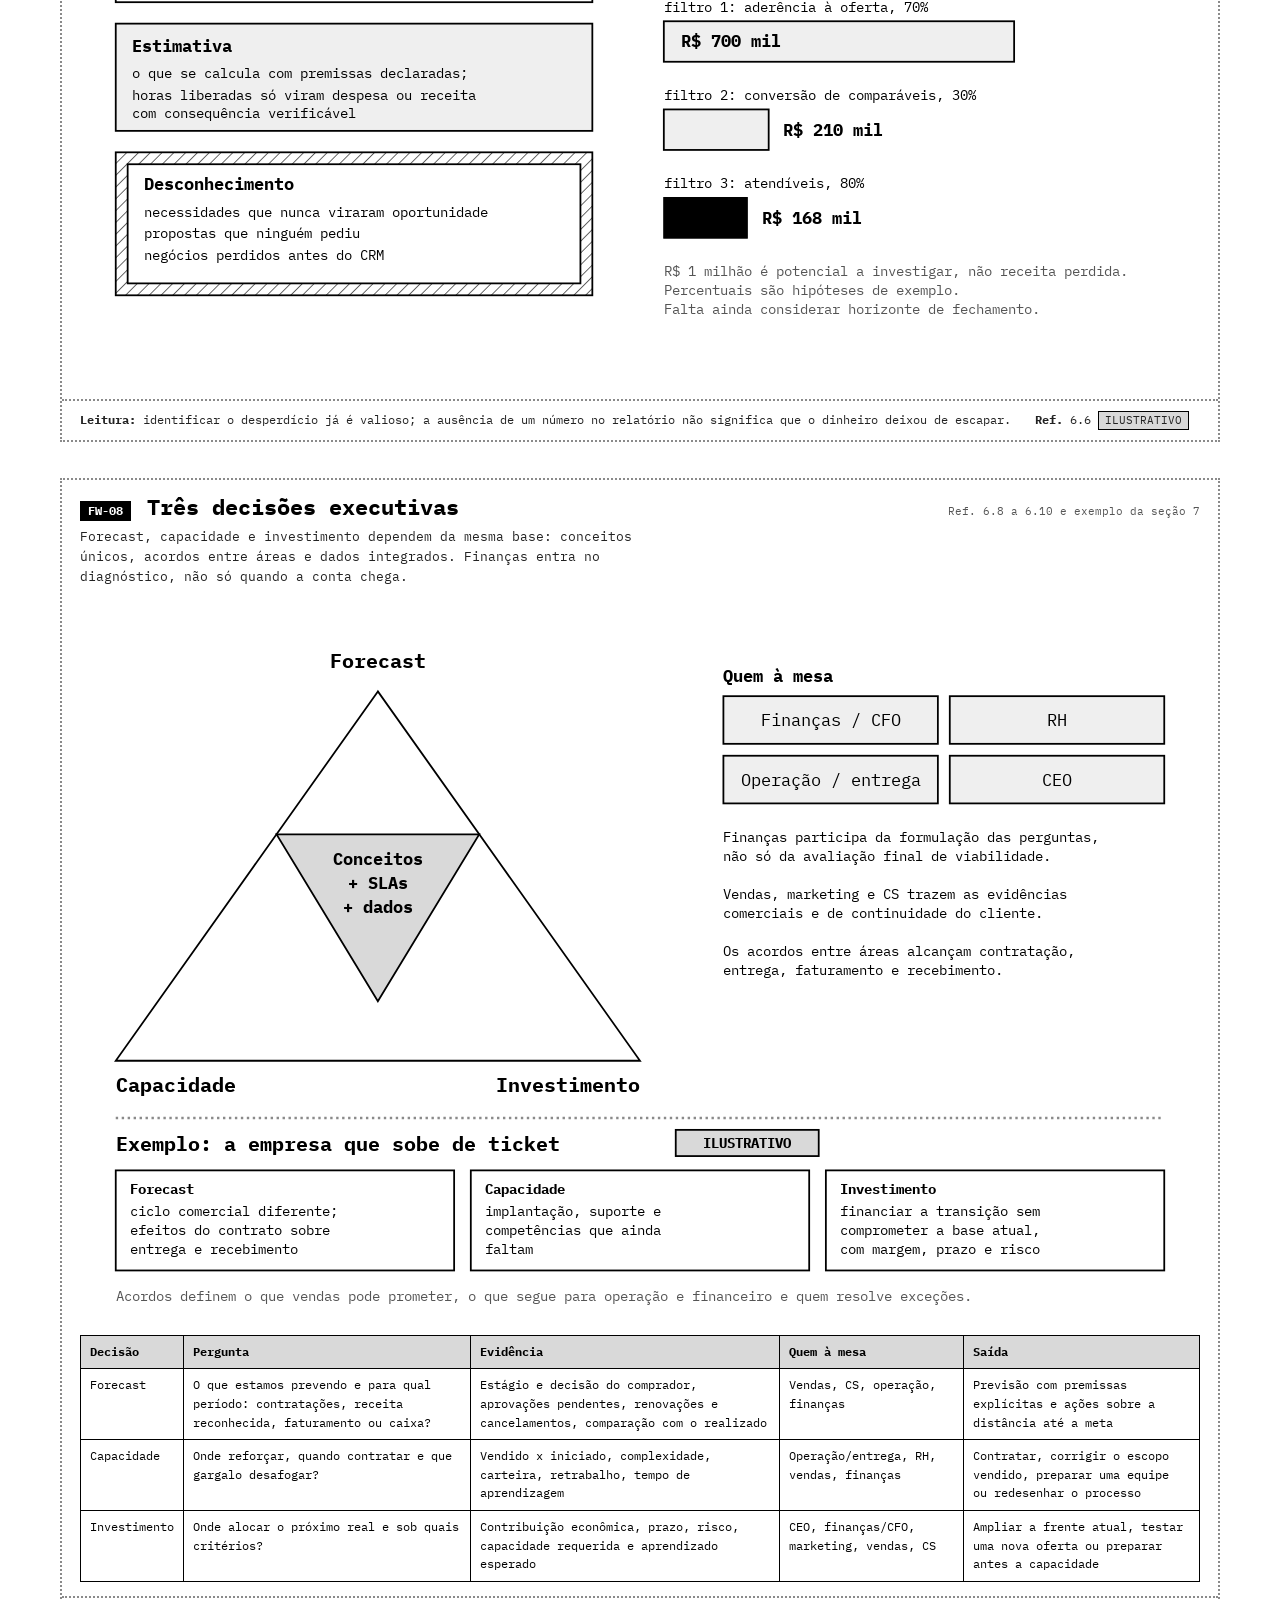
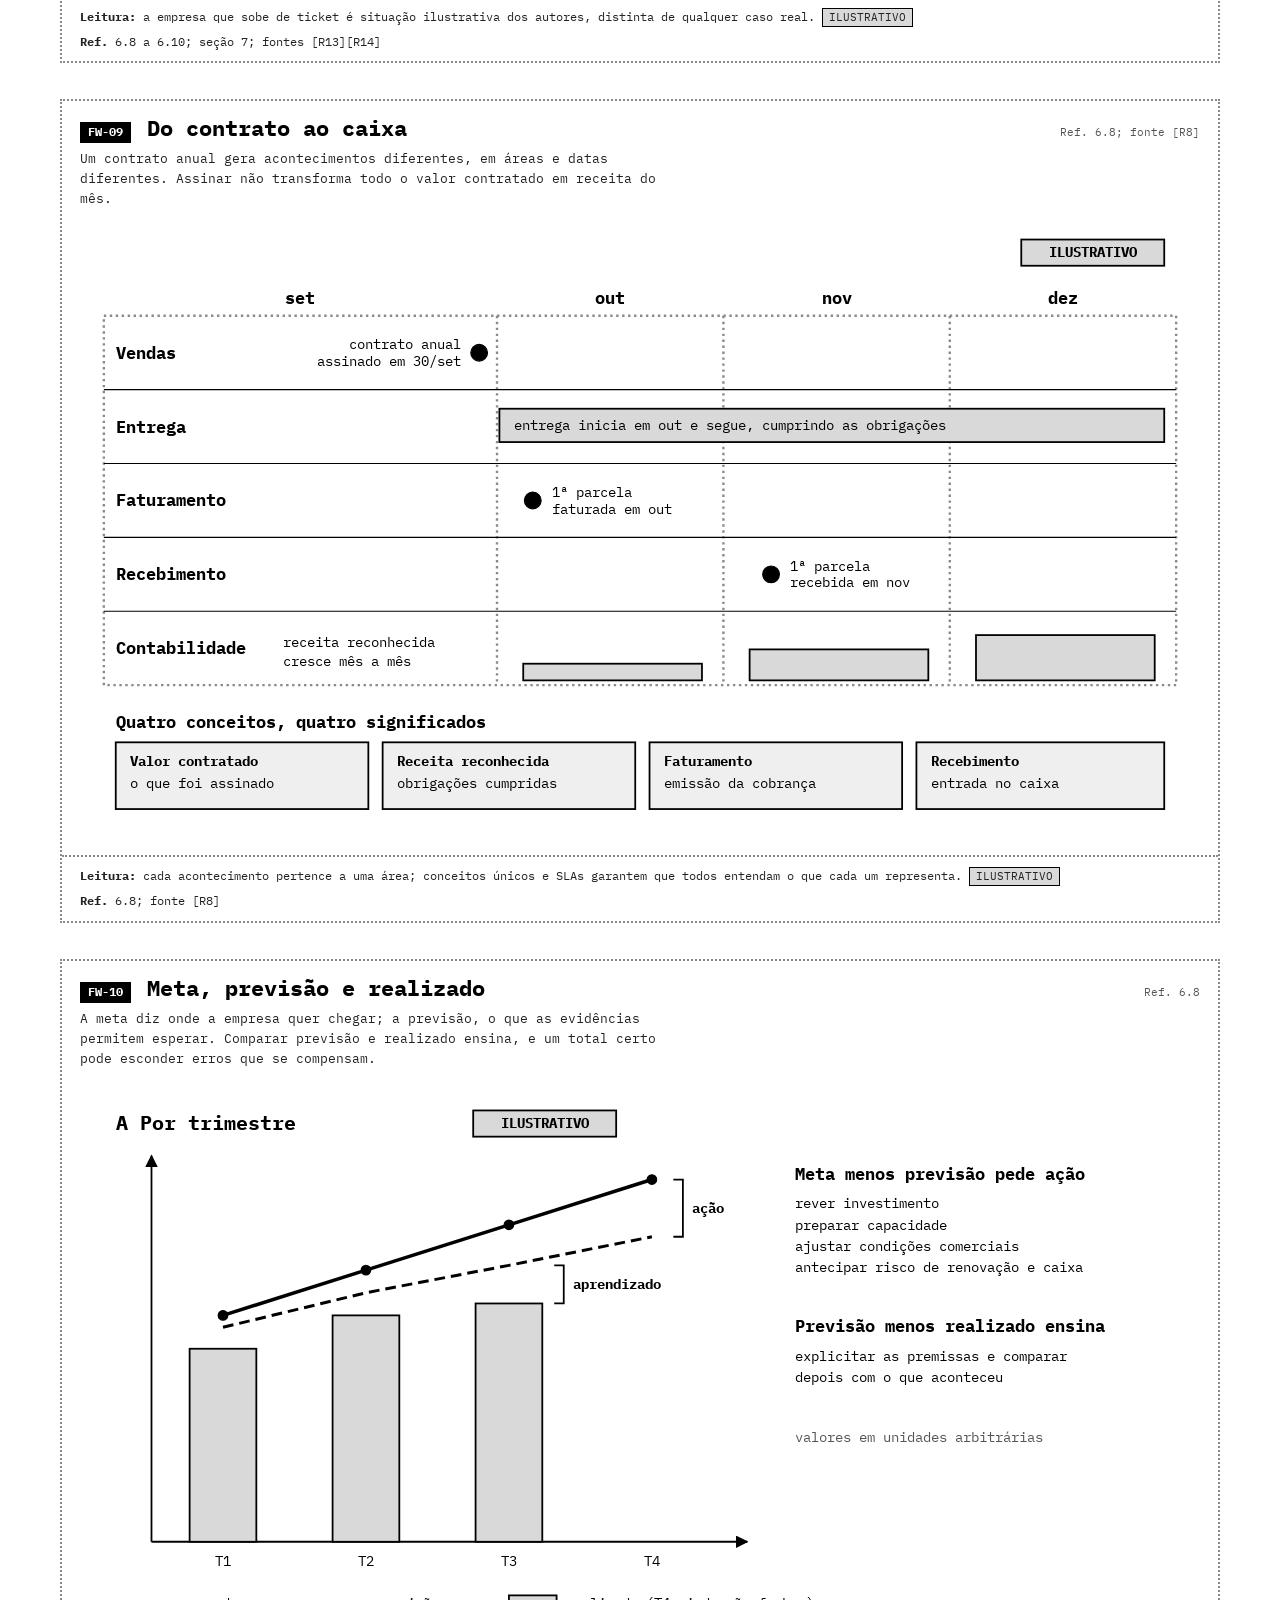
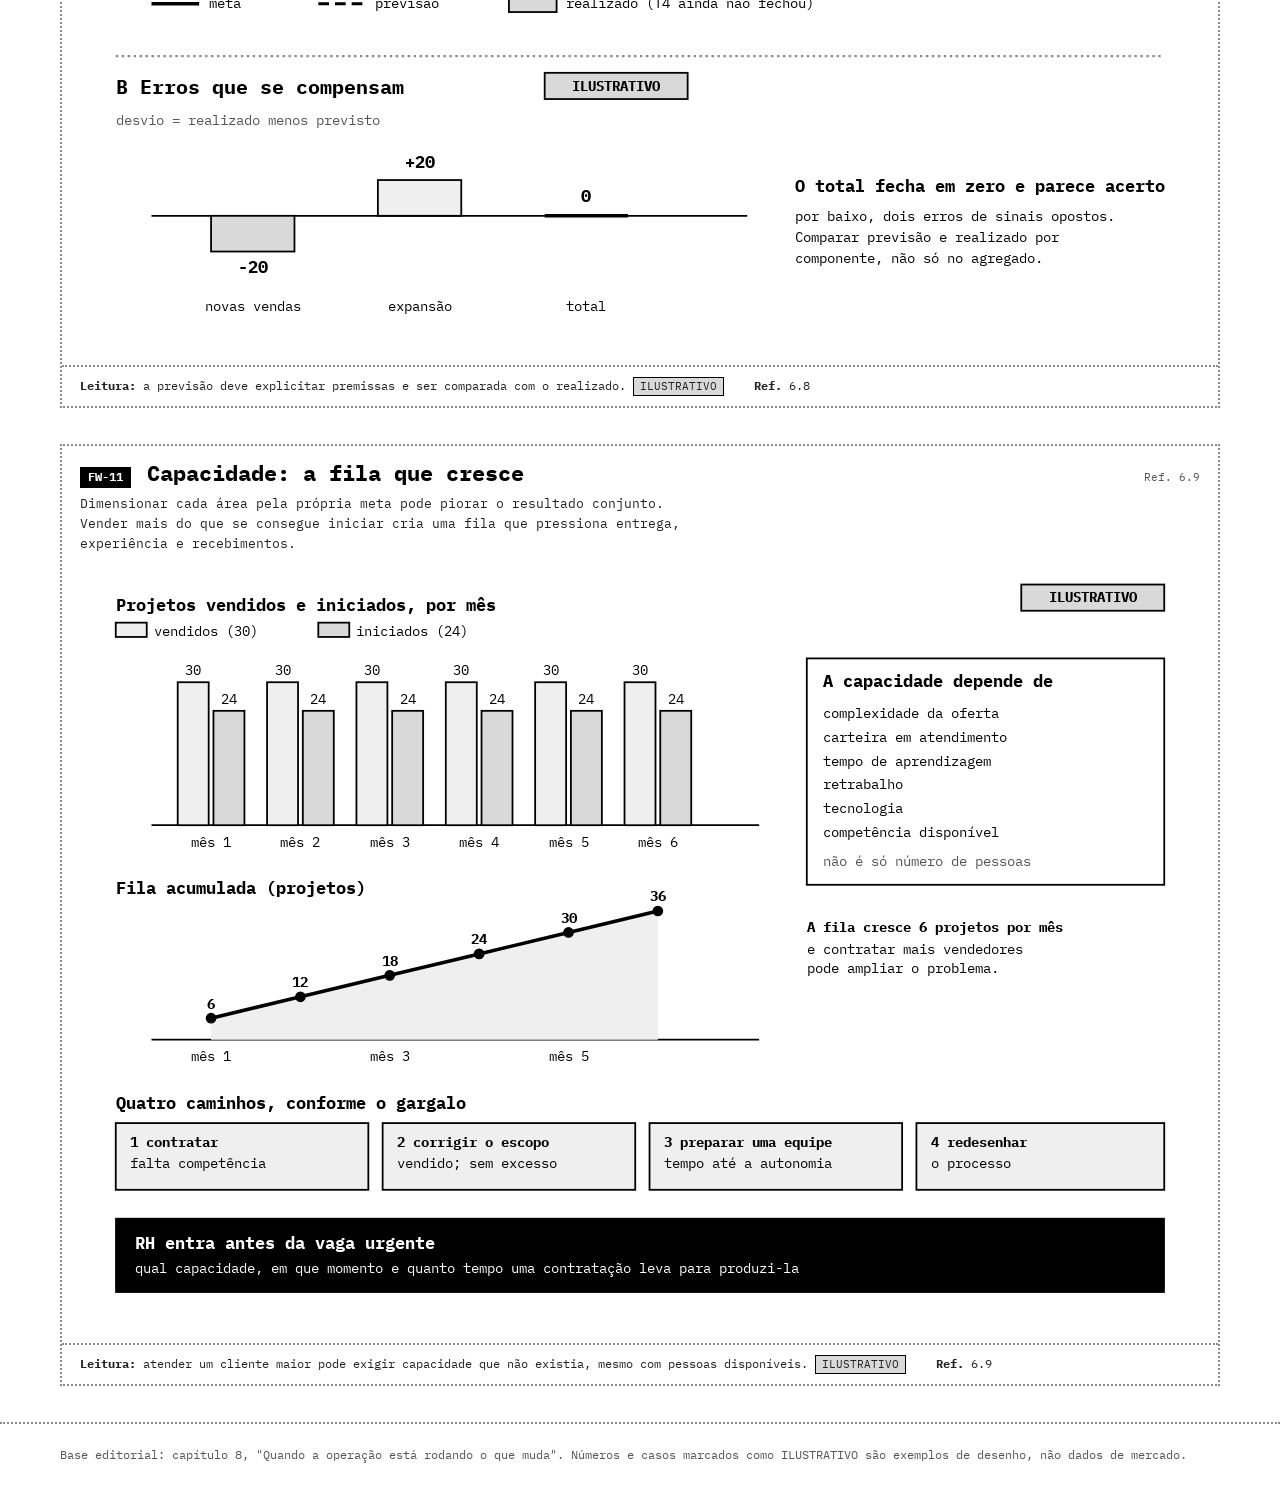
<file: ganhos-e-decisoes.html>
<!doctype html>
<html lang="pt-BR">
<head>
<meta charset="utf-8">
<meta name="viewport" content="width=device-width,initial-scale=1">
<title>Ganhos e decisões</title>
<link rel="preconnect" href="https://fonts.googleapis.com">
<link href="https://fonts.googleapis.com/css2?family=IBM+Plex+Mono:wght@400;700&display=swap" rel="stylesheet">
<link rel="stylesheet" href="assets/ds.css">
</head>
<body>
<main class="wrap">
  <section class="hero">
    <div class="kicker">PÁGINA 02 · GANHOS E DECISÕES EXECUTIVAS</div>
    <h1>Ganhos e decisões: o que a operação rodando passa a permitir</h1>
    <p>Oito desenhos sobre o que muda depois que a operação de receita entra em ritmo: de onde vêm os ganhos, por que eles se achatam, o que fica invisível e quais decisões executivas passam a ficar melhores.</p>
  </section>

  <!-- FW-04 -->
  <article class="sheet" id="fw-04">
    <header><span class="code">FW-04</span><h2>Dois tipos de ganho, quatro camadas</h2><span class="src">Ref. 6.2</span></header>
    <p class="lede">As duas primeiras camadas capturam potencial que já existia; as duas seguintes ampliam a capacidade de escolher e operar novas oportunidades. As faixas se sobrepõem porque os ganhos aparecem em ritmos diferentes.</p>
    <div class="fig">
<svg viewBox="0 0 940 340" role="img" aria-label="Quatro faixas horizontais parcialmente sobrepostas: sensibilização, eficiência, capacidade de decisão e governança ampliada, agrupadas em dinheiro já na mesa e ampliar o tamanho da mesa">
  <!-- faixas -->
  <rect class="fl2" x="30" y="30" width="610" height="60"/>
  <rect class="fp" x="30" y="76" width="610" height="60"/>
  <rect class="fl" x="30" y="122" width="610" height="60"/>
  <rect class="fp" x="30" y="168" width="610" height="60"/>
  <!-- sobreposicoes hachuradas -->
  <rect class="fh" x="30" y="76" width="610" height="14"/>
  <rect class="fh" x="30" y="122" width="610" height="14"/>
  <rect class="fh" x="30" y="168" width="610" height="14"/>
  <!-- textos -->
  <text class="t tb" x="44" y="58">1 Sensibilização</text>
  <text class="ts" x="330" y="58">reconhecer valor antes ignorado</text>
  <text class="t tb" x="44" y="110">2 Eficiência</text>
  <text class="ts" x="330" y="110">reduzir perdas e retrabalho</text>
  <text class="t tb" x="44" y="156">3 Capacidade de decisão</text>
  <text class="t tb" x="44" y="210">4 Governança ampliada</text>
  <!-- descricoes 3 e 4 em segunda coluna -->
  <text class="ts" x="330" y="156">escolher onde e como crescer</text>
  <text class="ts" x="330" y="210">sustentar crescimento com mais complexidade</text>
  <!-- chaves -->
  <path class="ln" d="M660 32 L670 32 L670 86 L660 86"/>
  <text class="t tb" x="684" y="54">Camadas 1 e 2</text>
  <text class="t" x="684" y="74">dinheiro já na mesa</text>
  <path class="ln" d="M660 124 L670 124 L670 226 L660 226"/>
  <text class="t tb" x="684" y="166">Camadas 3 e 4</text>
  <text class="t" x="684" y="186">ampliar o tamanho da mesa</text>
  <!-- legenda -->
  <rect class="fh" x="30" y="256" width="34" height="16"/>
  <text class="ts" x="74" y="269">sobreposição: os ganhos se misturam e aparecem em ritmos diferentes</text>
  <text class="ts tm" x="30" y="300">Nota: predominância, não classificação contábil nem sequência obrigatória.</text>
</svg>
    </div>
    <div class="tbl">
      <table class="spec">
        <tr><th>Camada</th><th>Efeito principal</th><th>Como se manifesta</th></tr>
        <tr><td>Sensibilização</td><td>Reconhecer valor antes ignorado</td><td>A equipe identifica uma necessidade do cliente e encaminha a oportunidade</td></tr>
        <tr><td>Eficiência</td><td>Reduzir perdas e retrabalho</td><td>A passagem de bastão preserva contexto e a oportunidade recebe tratamento adequado</td></tr>
        <tr><td>Capacidade de decisão</td><td>Escolher onde e como crescer</td><td>A liderança identifica um segmento viável e dimensiona a capacidade necessária</td></tr>
        <tr><td>Governança ampliada</td><td>Sustentar crescimento com mais complexidade</td><td>A empresa incorpora nova oferta ou aquisição sem fragmentar critérios e responsabilidades</td></tr>
      </table>
    </div>
    <footer><span><b>Leitura:</b> as camadas 3 e 4 viabilizam novo crescimento, mas não são, por si, receita nova.</span><span><b>Ref.</b> 6.2; organização editorial dos autores</span></footer>
  </article>

  <!-- FW-05 -->
  <article class="sheet" id="fw-05">
    <header><span class="code">FW-05</span><h2>Curva de ganhos: início, platô, manutenção</h2><span class="src">Ref. 6.4; fonte [R12]</span></header>
    <p class="lede">Os primeiros ganhos sobem rápido, a evolução seguinte exige mais trabalho e a manutenção depende de hábitos. A comparação com a perda de peso é uma analogia editorial, não um dado sobre operações.</p>
    <div class="fig">
<svg viewBox="0 0 940 520" role="img" aria-label="Curva de ganhos em três zonas: ganhos iniciais sobem rápido, evolução com inclinação menor e manutenção plana; linha tracejada de queda sem disciplina e curva pontilhada de novo ciclo">
  <!-- eixos -->
  <path class="ln" d="M70 380 L70 40" marker-end="url(#ah)"/>
  <path class="ln" d="M70 380 L920 380" marker-end="url(#ah)"/>
  <text class="ts" x="80" y="40">ganho</text>
  <text class="ts" x="915" y="400" text-anchor="end">tempo</text>
  <!-- zonas -->
  <line class="lg" x1="300" y1="50" x2="300" y2="380"/>
  <line class="lg" x1="560" y1="50" x2="560" y2="380"/>
  <text class="t tb" x="84" y="66">1 Ganhos iniciais</text>
  <text class="ts" x="84" y="84">sobem rápido</text>
  <text class="t tb" x="314" y="66">2 Evolução</text>
  <text class="ts" x="314" y="84">inclinação menor:</text>
  <text class="ts" x="314" y="99">exige investigar e aprender</text>
  <text class="t tb" x="574" y="66">3 Manutenção</text>
  <text class="ts" x="574" y="84">plana, sustentada por disciplina</text>
  <!-- curva principal -->
  <path class="lb" d="M70 365 C110 290 190 235 300 225 C380 215 480 208 560 205 L700 205"/>
  <!-- sem disciplina -->
  <path class="ln" style="stroke-dasharray:9 5" d="M620 205 C700 215 800 260 900 335"/>
  <text class="ts" x="700" y="302">sem disciplina</text>
  <!-- novo ciclo -->
  <path class="ld" style="stroke-width:2.5" d="M640 205 C720 205 790 190 810 160 C830 130 870 115 905 108"/>
  <text class="ts" x="590" y="158">novo ciclo:</text>
  <text class="ts" x="590" y="173">oferta, segmento,</text>
  <text class="ts" x="590" y="188">capacidade</text>
  <!-- legenda tracos -->
  <line class="lb" x1="84" y1="418" x2="124" y2="418"/><text class="ts" x="132" y="422">com disciplina</text>
  <line class="ln" style="stroke-dasharray:9 5" x1="300" y1="418" x2="340" y2="418"/><text class="ts" x="348" y="422">sem disciplina</text>
  <line class="ld" style="stroke-width:2.5" x1="520" y1="418" x2="560" y2="418"/><text class="ts" x="568" y="422">novo ciclo</text>
  <text class="ts tm" x="700" y="422">curva esquemática, sem valores</text>
  <!-- disciplina -->
  <text class="t tb" x="30" y="456">Disciplina em RevOps, na prática</text>
  <rect class="fl2" x="30" y="466" width="172" height="44"/>
  <text class="ts" x="116" y="485" text-anchor="middle">responsáveis</text><text class="ts" x="116" y="500" text-anchor="middle">definidos</text>
  <rect class="fl2" x="210" y="466" width="172" height="44"/>
  <text class="ts" x="296" y="485" text-anchor="middle">informação</text><text class="ts" x="296" y="500" text-anchor="middle">atualizada</text>
  <rect class="fl2" x="390" y="466" width="172" height="44"/>
  <text class="ts" x="476" y="485" text-anchor="middle">acompanhamento</text><text class="ts" x="476" y="500" text-anchor="middle">dos acordos</text>
  <rect class="fl2" x="570" y="466" width="172" height="44"/>
  <text class="ts" x="656" y="485" text-anchor="middle">formação</text><text class="ts" x="656" y="500" text-anchor="middle">das pessoas</text>
  <rect class="fl2" x="750" y="466" width="160" height="44"/>
  <text class="ts" x="830" y="485" text-anchor="middle">decisão diante</text><text class="ts" x="830" y="500" text-anchor="middle">de desvios</text>
</svg>
    </div>
    <footer><span><b>Leitura:</b> ritmo menor pode indicar que o simples acabou ou que a execução precisa de correção; o acompanhamento mostra qual.</span><span><b>Ref.</b> 6.4; fonte [R12] (Mayo Clinic, analogia editorial)</span></footer>
  </article>

  <!-- FW-06 -->
  <article class="sheet" id="fw-06">
    <header><span class="code">FW-06</span><h2>Inércia ativa: eficiência sem aderência</h2><span class="src">Ref. 6.1; fontes [R1][R11]</span></header>
    <p class="lede">Uma empresa pode executar cada vez melhor um modelo que já não acompanha o mercado. O trabalho intenso não corrige premissas que mudaram.</p>
    <div class="fig">
<svg viewBox="0 0 940 560" role="img" aria-label="Duas curvas no tempo: eficiência de execução sobe e estabiliza, aderência ao mercado sobe e depois cai; a área entre elas, hachurada, é a inércia ativa">
  <path class="ln" d="M70 380 L70 40" marker-end="url(#ah)"/>
  <path class="ln" d="M70 380 L920 380" marker-end="url(#ah)"/>
  <text class="ts" x="80" y="40">desempenho</text>
  <text class="ts" x="915" y="400" text-anchor="end">tempo</text>
  <!-- area hachurada -->
  <path class="fh" style="stroke:none" d="M350 140 C430 126 520 114 620 110 L900 108 L900 335 C760 310 640 250 560 190 C500 150 430 138 350 140 Z"/>
  <!-- curvas -->
  <path class="lb" d="M70 330 C160 230 260 160 350 140 C430 126 520 114 620 110 L900 108"/>
  <path class="ln" style="stroke-dasharray:9 5;stroke-width:2.5" d="M350 140 C430 138 500 150 560 190 C640 250 760 310 900 335"/>
  <!-- rotulos -->
  <text class="ts tb" x="500" y="94">eficiência de execução do modelo vigente</text>
  <text class="ts tb" x="520" y="368">aderência do modelo ao mercado</text>
  <rect class="fp" x="660" y="170" width="150" height="28"/>
  <text class="t tb" x="735" y="189" text-anchor="middle">inércia ativa</text>
  <!-- marca -->
  <line class="ld" x1="560" y1="40" x2="560" y2="420"/>
  <text class="ts tb" x="560" y="440" text-anchor="middle">premissas mudaram:</text>
  <text class="ts" x="560" y="456" text-anchor="middle">cliente, ticket, entrega, margem, capacidade</text>
  <!-- perguntas -->
  <text class="t tb" x="30" y="494">Perguntas de leitura</text>
  <rect class="fl2" x="30" y="504" width="168" height="44"/>
  <text class="ts" x="114" y="522" text-anchor="middle">comportamento</text><text class="ts" x="114" y="537" text-anchor="middle">do cliente</text>
  <rect class="fl2" x="208" y="504" width="168" height="44"/>
  <text class="ts" x="292" y="522" text-anchor="middle">frequência</text><text class="ts" x="292" y="537" text-anchor="middle">de compra</text>
  <rect class="fl2" x="386" y="504" width="168" height="44"/>
  <text class="ts" x="470" y="522" text-anchor="middle">custo</text><text class="ts" x="470" y="537" text-anchor="middle">de servir</text>
  <rect class="fl2" x="564" y="504" width="168" height="44"/>
  <text class="ts" x="648" y="528" text-anchor="middle">margem</text>
  <rect class="fl2" x="742" y="504" width="168" height="44"/>
  <text class="ts" x="826" y="522" text-anchor="middle">capacidade</text><text class="ts" x="826" y="537" text-anchor="middle">necessária</text>
</svg>
    </div>
    <footer><span><b>Leitura:</b> reconhecer o que funcionou e tornar visível o que mudou. Curvas esquemáticas, sem valores.</span><span><b>Ref.</b> 6.1; fontes [R1][R11]. Sull (HBR, 1999) e o caso Firestone são referência histórica, não estudo sobre RevOps.</span></footer>
  </article>

  <!-- FW-07 -->
  <article class="sheet" id="fw-07">
    <header><span class="code">FW-07</span><h2>Tornar visível sem inventar precisão</h2><span class="src">Ref. 6.6</span></header>
    <p class="lede">Separar o que se observa, o que se estima e o que se desconhece. Um total de oportunidades abandonadas é um potencial a investigar, não receita perdida comprovada.</p>
    <div class="fig">
<svg viewBox="0 0 940 470" role="img" aria-label="Três blocos: observação, estimativa e desconhecimento hachurado; ao lado, funil ilustrativo de R$ 1 milhão a R$ 168 mil com três filtros">
  <text class="tt" x="30" y="34">O que sabemos</text>
  <rect class="fp" x="30" y="52" width="400" height="90"/>
  <text class="t tb" x="44" y="76">Observação</text>
  <text class="ts" x="44" y="98">o que foi registrado e medido:</text>
  <text class="ts" x="44" y="116">horas de retrabalho, oportunidades no CRM</text>
  <rect class="fl2" x="30" y="160" width="400" height="90"/>
  <text class="t tb" x="44" y="184">Estimativa</text>
  <text class="ts" x="44" y="206">o que se calcula com premissas declaradas;</text>
  <text class="ts" x="44" y="224">horas liberadas só viram despesa ou receita</text>
  <text class="ts" x="44" y="239">com consequência verificável</text>
  <rect class="fh" x="30" y="268" width="400" height="120"/>
  <rect class="fp" x="40" y="278" width="380" height="100"/>
  <text class="t tb" x="54" y="300">Desconhecimento</text>
  <text class="ts" x="54" y="322">necessidades que nunca viraram oportunidade</text>
  <text class="ts" x="54" y="340">propostas que ninguém pediu</text>
  <text class="ts" x="54" y="358">negócios perdidos antes do CRM</text>
  <!-- funil -->
  <text class="tt" x="490" y="34">Do potencial à estimativa</text>
  <rect class="fl" x="790" y="18" width="120" height="22"/>
  <text class="ts tb" x="850" y="33" text-anchor="middle">ILUSTRATIVO</text>
  <text class="ts" x="490" y="76">100 oportunidades sem retorno x ticket R$ 10 mil</text>
  <rect class="fl" x="490" y="84" width="420" height="34"/>
  <text class="t tb" x="504" y="106">R$ 1 milhão</text>
  <text class="ts" x="490" y="150">filtro 1: aderência à oferta, 70%</text>
  <rect class="fl2" x="490" y="158" width="294" height="34"/>
  <text class="t tb" x="504" y="180">R$ 700 mil</text>
  <text class="ts" x="490" y="224">filtro 2: conversão de comparáveis, 30%</text>
  <rect class="fl2" x="490" y="232" width="88" height="34"/>
  <text class="t tb" x="590" y="254">R$ 210 mil</text>
  <text class="ts" x="490" y="298">filtro 3: atendíveis, 80%</text>
  <rect class="fk" x="490" y="306" width="70" height="34"/>
  <text class="t tb" x="572" y="328">R$ 168 mil</text>
  <text class="ts tm" x="490" y="372">R$ 1 milhão é potencial a investigar, não receita perdida.</text>
  <text class="ts tm" x="490" y="388">Percentuais são hipóteses de exemplo.</text>
  <text class="ts tm" x="490" y="404">Falta ainda considerar horizonte de fechamento.</text>
</svg>
    </div>
    <footer><span><b>Leitura:</b> identificar o desperdício já é valioso; a ausência de um número no relatório não significa que o dinheiro deixou de escapar.</span><span><b>Ref.</b> 6.6 <span class="tag fill">ILUSTRATIVO</span></span></footer>
  </article>

  <!-- FW-08 -->
  <article class="sheet" id="fw-08">
    <header><span class="code">FW-08</span><h2>Três decisões executivas</h2><span class="src">Ref. 6.8 a 6.10 e exemplo da seção 7</span></header>
    <p class="lede">Forecast, capacidade e investimento dependem da mesma base: conceitos únicos, acordos entre áreas e dados integrados. Finanças entra no diagnóstico, não só quando a conta chega.</p>
    <div class="fig">
<svg viewBox="0 0 940 600" role="img" aria-label="Triângulo com vértices Forecast, Capacidade e Investimento, triângulo invertido central Conceitos, SLAs e dados; quem à mesa; exemplo ilustrativo de empresa que sobe de ticket">
  <polygon class="fp" points="250,70 30,380 470,380"/>
  <polygon class="fl" points="165,190 335,190 250,330"/>
  <text class="t tb" x="250" y="216" text-anchor="middle">Conceitos</text>
  <text class="t tb" x="250" y="236" text-anchor="middle">+ SLAs</text>
  <text class="t tb" x="250" y="256" text-anchor="middle">+ dados</text>
  <text class="tt" x="250" y="50" text-anchor="middle">Forecast</text>
  <text class="tt" x="30" y="406">Capacidade</text>
  <text class="tt" x="470" y="406" text-anchor="end">Investimento</text>
  <!-- quem a mesa -->
  <text class="t tb" x="540" y="62">Quem à mesa</text>
  <rect class="fl2" x="540" y="74" width="180" height="40"/>
  <text class="t" x="630" y="99" text-anchor="middle">Finanças / CFO</text>
  <rect class="fl2" x="730" y="74" width="180" height="40"/>
  <text class="t" x="820" y="99" text-anchor="middle">RH</text>
  <rect class="fl2" x="540" y="124" width="180" height="40"/>
  <text class="t" x="630" y="149" text-anchor="middle">Operação / entrega</text>
  <rect class="fl2" x="730" y="124" width="180" height="40"/>
  <text class="t" x="820" y="149" text-anchor="middle">CEO</text>
  <text class="ts" x="540" y="196">Finanças participa da formulação das perguntas,</text>
  <text class="ts" x="540" y="212">não só da avaliação final de viabilidade.</text>
  <text class="ts" x="540" y="244">Vendas, marketing e CS trazem as evidências</text>
  <text class="ts" x="540" y="260">comerciais e de continuidade do cliente.</text>
  <text class="ts" x="540" y="292">Os acordos entre áreas alcançam contratação,</text>
  <text class="ts" x="540" y="308">entrega, faturamento e recebimento.</text>
  <!-- exemplo -->
  <line class="lg" x1="30" y1="428" x2="910" y2="428"/>
  <text class="tt" x="30" y="456">Exemplo: a empresa que sobe de ticket</text>
  <rect class="fl" x="500" y="438" width="120" height="22"/>
  <text class="ts tb" x="560" y="453" text-anchor="middle">ILUSTRATIVO</text>
  <rect class="fp" x="30" y="472" width="284" height="84"/>
  <text class="ts tb" x="42" y="492">Forecast</text>
  <text class="ts" x="42" y="510">ciclo comercial diferente;</text>
  <text class="ts" x="42" y="526">efeitos do contrato sobre</text>
  <text class="ts" x="42" y="542">entrega e recebimento</text>
  <rect class="fp" x="328" y="472" width="284" height="84"/>
  <text class="ts tb" x="340" y="492">Capacidade</text>
  <text class="ts" x="340" y="510">implantação, suporte e</text>
  <text class="ts" x="340" y="526">competências que ainda</text>
  <text class="ts" x="340" y="542">faltam</text>
  <rect class="fp" x="626" y="472" width="284" height="84"/>
  <text class="ts tb" x="638" y="492">Investimento</text>
  <text class="ts" x="638" y="510">financiar a transição sem</text>
  <text class="ts" x="638" y="526">comprometer a base atual,</text>
  <text class="ts" x="638" y="542">com margem, prazo e risco</text>
  <text class="ts tm" x="30" y="582">Acordos definem o que vendas pode prometer, o que segue para operação e financeiro e quem resolve exceções.</text>
</svg>
    </div>
    <div class="tbl">
      <table class="spec">
        <tr><th>Decisão</th><th>Pergunta</th><th>Evidência</th><th>Quem à mesa</th><th>Saída</th></tr>
        <tr><td>Forecast</td><td>O que estamos prevendo e para qual período: contratações, receita reconhecida, faturamento ou caixa?</td><td>Estágio e decisão do comprador, aprovações pendentes, renovações e cancelamentos, comparação com o realizado</td><td>Vendas, CS, operação, finanças</td><td>Previsão com premissas explícitas e ações sobre a distância até a meta</td></tr>
        <tr><td>Capacidade</td><td>Onde reforçar, quando contratar e que gargalo desafogar?</td><td>Vendido x iniciado, complexidade, carteira, retrabalho, tempo de aprendizagem</td><td>Operação/entrega, RH, vendas, finanças</td><td>Contratar, corrigir o escopo vendido, preparar uma equipe ou redesenhar o processo</td></tr>
        <tr><td>Investimento</td><td>Onde alocar o próximo real e sob quais critérios?</td><td>Contribuição econômica, prazo, risco, capacidade requerida e aprendizado esperado</td><td>CEO, finanças/CFO, marketing, vendas, CS</td><td>Ampliar a frente atual, testar uma nova oferta ou preparar antes a capacidade</td></tr>
      </table>
    </div>
    <footer><span><b>Leitura:</b> a empresa que sobe de ticket é situação ilustrativa dos autores, distinta de qualquer caso real. <span class="tag fill">ILUSTRATIVO</span></span><span><b>Ref.</b> 6.8 a 6.10; seção 7; fontes [R13][R14]</span></footer>
  </article>

  <!-- FW-09 -->
  <article class="sheet" id="fw-09">
    <header><span class="code">FW-09</span><h2>Do contrato ao caixa</h2><span class="src">Ref. 6.8; fonte [R8]</span></header>
    <p class="lede">Um contrato anual gera acontecimentos diferentes, em áreas e datas diferentes. Assinar não transforma todo o valor contratado em receita do mês.</p>
    <div class="fig">
<svg viewBox="0 0 940 520" role="img" aria-label="Linha do tempo de setembro a dezembro com cinco raias: vendas, entrega, faturamento, recebimento e contabilidade, para um contrato anual assinado em 30 de setembro">
  <rect class="fl" x="790" y="8" width="120" height="22"/>
  <text class="ts tb" x="850" y="23" text-anchor="middle">ILUSTRATIVO</text>
  <!-- meses -->
  <text class="t tb" x="185" y="62" text-anchor="middle">set</text>
  <text class="t tb" x="445" y="62" text-anchor="middle">out</text>
  <text class="t tb" x="635" y="62" text-anchor="middle">nov</text>
  <text class="t tb" x="825" y="62" text-anchor="middle">dez</text>
  <line class="lg" x1="350" y1="72" x2="350" y2="382"/>
  <line class="lg" x1="540" y1="72" x2="540" y2="382"/>
  <line class="lg" x1="730" y1="72" x2="730" y2="382"/>
  <!-- raias -->
  <rect class="frame" x="20" y="72" width="900" height="310"/>
  <line class="lt" x1="20" y1="134" x2="920" y2="134"/>
  <line class="lt" x1="20" y1="196" x2="920" y2="196"/>
  <line class="lt" x1="20" y1="258" x2="920" y2="258"/>
  <line class="lt" x1="20" y1="320" x2="920" y2="320"/>
  <text class="t tb" x="30" y="108">Vendas</text>
  <text class="t tb" x="30" y="170">Entrega</text>
  <text class="t tb" x="30" y="232">Faturamento</text>
  <text class="t tb" x="30" y="294">Recebimento</text>
  <text class="t tb" x="30" y="356">Contabilidade</text>
  <!-- vendas -->
  <circle class="fk" cx="335" cy="103" r="7"/>
  <text class="ts" x="320" y="100" text-anchor="end">contrato anual</text><text class="ts" x="320" y="114" text-anchor="end">assinado em 30/set</text>
  <!-- entrega -->
  <rect class="fl" x="352" y="150" width="558" height="28"/>
  <text class="ts" x="364" y="168">entrega inicia em out e segue, cumprindo as obrigações</text>
  <!-- faturamento -->
  <circle class="fk" cx="380" cy="227" r="7"/>
  <text class="ts" x="396" y="224">1ª parcela</text><text class="ts" x="396" y="238">faturada em out</text>
  <!-- recebimento -->
  <circle class="fk" cx="580" cy="289" r="7"/>
  <text class="ts" x="596" y="286">1ª parcela</text><text class="ts" x="596" y="300">recebida em nov</text>
  <!-- contabilidade -->
  <rect class="fl" x="372" y="364" width="150" height="14"/>
  <rect class="fl" x="562" y="352" width="150" height="26"/>
  <rect class="fl" x="752" y="340" width="150" height="38"/>
  <text class="ts" x="170" y="350">receita reconhecida</text>
  <text class="ts" x="170" y="366">cresce mês a mês</text>
  <!-- conceitos -->
  <text class="t tb" x="30" y="418">Quatro conceitos, quatro significados</text>
  <rect class="fl2" x="30" y="430" width="212" height="56"/>
  <text class="ts tb" x="42" y="450">Valor contratado</text>
  <text class="ts" x="42" y="468">o que foi assinado</text>
  <rect class="fl2" x="254" y="430" width="212" height="56"/>
  <text class="ts tb" x="266" y="450">Receita reconhecida</text>
  <text class="ts" x="266" y="468">obrigações cumpridas</text>
  <rect class="fl2" x="478" y="430" width="212" height="56"/>
  <text class="ts tb" x="490" y="450">Faturamento</text>
  <text class="ts" x="490" y="468">emissão da cobrança</text>
  <rect class="fl2" x="702" y="430" width="208" height="56"/>
  <text class="ts tb" x="714" y="450">Recebimento</text>
  <text class="ts" x="714" y="468">entrada no caixa</text>
</svg>
    </div>
    <footer><span><b>Leitura:</b> cada acontecimento pertence a uma área; conceitos únicos e SLAs garantem que todos entendam o que cada um representa. <span class="tag fill">ILUSTRATIVO</span></span><span><b>Ref.</b> 6.8; fonte [R8]</span></footer>
  </article>

  <!-- FW-10 -->
  <article class="sheet" id="fw-10">
    <header><span class="code">FW-10</span><h2>Meta, previsão e realizado</h2><span class="src">Ref. 6.8</span></header>
    <p class="lede">A meta diz onde a empresa quer chegar; a previsão, o que as evidências permitem esperar. Comparar previsão e realizado ensina, e um total certo pode esconder erros que se compensam.</p>
    <div class="fig">
<svg viewBox="0 0 940 730" role="img" aria-label="Painel A: meta, previsão e realizado por trimestre, com ações na distância entre meta e previsão e aprendizado entre previsão e realizado. Painel B: erros de novas vendas e expansão que se compensam e somam zero">
  <text class="tt" x="30" y="34">A  Por trimestre</text>
  <rect class="fl" x="330" y="18" width="120" height="22"/>
  <text class="ts tb" x="390" y="33" text-anchor="middle">ILUSTRATIVO</text>
  <path class="ln" d="M60 380 L60 56" marker-end="url(#ah)"/>
  <path class="ln" d="M60 380 L560 380" marker-end="url(#ah)"/>
  <!-- realizado -->
  <rect class="fl" x="92" y="218" width="56" height="162"/>
  <rect class="fl" x="212" y="190" width="56" height="190"/>
  <rect class="fl" x="332" y="180" width="56" height="200"/>
  <!-- meta -->
  <polyline class="lb" points="120,190 240,152 360,114 480,76"/>
  <!-- previsao -->
  <polyline class="ln" style="stroke-dasharray:9 5;stroke-width:2.5" points="120,200 240,171 360,148 480,124"/>
  <circle class="fk" cx="120" cy="190" r="4"/><circle class="fk" cx="240" cy="152" r="4"/><circle class="fk" cx="360" cy="114" r="4"/><circle class="fk" cx="480" cy="76" r="4"/>
  <text class="ts" x="120" y="400" text-anchor="middle">T1</text>
  <text class="ts" x="240" y="400" text-anchor="middle">T2</text>
  <text class="ts" x="360" y="400" text-anchor="middle">T3</text>
  <text class="ts" x="480" y="400" text-anchor="middle">T4</text>
  <!-- colchetes -->
  <path class="ln" d="M498 76 L506 76 L506 124 L498 124"/>
  <text class="ts tb" x="514" y="104">ação</text>
  <path class="ln" d="M398 148 L406 148 L406 180 L398 180"/>
  <text class="ts tb" x="414" y="168">aprendizado</text>
  <!-- legenda -->
  <line class="lb" x1="60" y1="432" x2="100" y2="432"/><text class="ts" x="108" y="436">meta</text>
  <line class="ln" style="stroke-dasharray:9 5;stroke-width:2.5" x1="200" y1="432" x2="240" y2="432"/><text class="ts" x="248" y="436">previsão</text>
  <rect class="fl" x="360" y="425" width="40" height="14"/><text class="ts" x="408" y="436">realizado (T4 ainda não fechou)</text>
  <!-- coluna direita -->
  <text class="t tb" x="600" y="76">Meta menos previsão pede ação</text>
  <text class="ts" x="600" y="100">rever investimento</text>
  <text class="ts" x="600" y="118">preparar capacidade</text>
  <text class="ts" x="600" y="136">ajustar condições comerciais</text>
  <text class="ts" x="600" y="154">antecipar risco de renovação e caixa</text>
  <text class="t tb" x="600" y="204">Previsão menos realizado ensina</text>
  <text class="ts" x="600" y="228">explicitar as premissas e comparar</text>
  <text class="ts" x="600" y="246">depois com o que aconteceu</text>
  <text class="ts tm" x="600" y="296">valores em unidades arbitrárias</text>
  <!-- painel B -->
  <line class="lg" x1="30" y1="476" x2="910" y2="476"/>
  <text class="tt" x="30" y="508">B  Erros que se compensam</text>
  <rect class="fl" x="390" y="490" width="120" height="22"/>
  <text class="ts tb" x="450" y="505" text-anchor="middle">ILUSTRATIVO</text>
  <text class="ts tm" x="30" y="534">desvio = realizado menos previsto</text>
  <line class="ln" x1="60" y1="610" x2="560" y2="610"/>
  <rect class="fl" x="110" y="610" width="70" height="30"/>
  <text class="t tb" x="145" y="658" text-anchor="middle">-20</text>
  <rect class="fl2" x="250" y="580" width="70" height="30"/>
  <text class="t tb" x="285" y="570" text-anchor="middle">+20</text>
  <line class="lb" x1="390" y1="610" x2="460" y2="610"/>
  <text class="t tb" x="425" y="598" text-anchor="middle">0</text>
  <text class="ts" x="145" y="690" text-anchor="middle">novas vendas</text>
  <text class="ts" x="285" y="690" text-anchor="middle">expansão</text>
  <text class="ts" x="425" y="690" text-anchor="middle">total</text>
  <text class="t tb" x="600" y="590">O total fecha em zero e parece acerto</text>
  <text class="ts" x="600" y="614">por baixo, dois erros de sinais opostos.</text>
  <text class="ts" x="600" y="632">Comparar previsão e realizado por</text>
  <text class="ts" x="600" y="650">componente, não só no agregado.</text>
</svg>
    </div>
    <footer><span><b>Leitura:</b> a previsão deve explicitar premissas e ser comparada com o realizado. <span class="tag fill">ILUSTRATIVO</span></span><span><b>Ref.</b> 6.8</span></footer>
  </article>

  <!-- FW-11 -->
  <article class="sheet" id="fw-11">
    <header><span class="code">FW-11</span><h2>Capacidade: a fila que cresce</h2><span class="src">Ref. 6.9</span></header>
    <p class="lede">Dimensionar cada área pela própria meta pode piorar o resultado conjunto. Vender mais do que se consegue iniciar cria uma fila que pressiona entrega, experiência e recebimentos.</p>
    <div class="fig">
<svg viewBox="0 0 940 640" role="img" aria-label="Seis meses ilustrativos: 30 projetos vendidos e 24 iniciados por mês, fila acumulada de 6 a 36; quatro caminhos de decisão e entrada antecipada do RH">
  <rect class="fl" x="790" y="8" width="120" height="22"/>
  <text class="ts tb" x="850" y="23" text-anchor="middle">ILUSTRATIVO</text>
  <text class="t tb" x="30" y="30">Projetos vendidos e iniciados, por mês</text>
  <rect class="fl2" x="30" y="40" width="26" height="12"/><text class="ts" x="62" y="51">vendidos (30)</text>
  <rect class="fl" x="200" y="40" width="26" height="12"/><text class="ts" x="232" y="51">iniciados (24)</text>
  <!-- barras -->
  <line class="ln" x1="60" y1="210" x2="570" y2="210"/>
  <g>
    <rect class="fl2" x="82" y="90" width="26" height="120"/><rect class="fl" x="112" y="114" width="26" height="96"/>
    <rect class="fl2" x="157" y="90" width="26" height="120"/><rect class="fl" x="187" y="114" width="26" height="96"/>
    <rect class="fl2" x="232" y="90" width="26" height="120"/><rect class="fl" x="262" y="114" width="26" height="96"/>
    <rect class="fl2" x="307" y="90" width="26" height="120"/><rect class="fl" x="337" y="114" width="26" height="96"/>
    <rect class="fl2" x="382" y="90" width="26" height="120"/><rect class="fl" x="412" y="114" width="26" height="96"/>
    <rect class="fl2" x="457" y="90" width="26" height="120"/><rect class="fl" x="487" y="114" width="26" height="96"/>
  </g>
  <g class="ts" text-anchor="middle">
    <text class="ts" x="95" y="84" text-anchor="middle">30</text><text class="ts" x="125" y="108" text-anchor="middle">24</text>
    <text class="ts" x="170" y="84" text-anchor="middle">30</text><text class="ts" x="200" y="108" text-anchor="middle">24</text>
    <text class="ts" x="245" y="84" text-anchor="middle">30</text><text class="ts" x="275" y="108" text-anchor="middle">24</text>
    <text class="ts" x="320" y="84" text-anchor="middle">30</text><text class="ts" x="350" y="108" text-anchor="middle">24</text>
    <text class="ts" x="395" y="84" text-anchor="middle">30</text><text class="ts" x="425" y="108" text-anchor="middle">24</text>
    <text class="ts" x="470" y="84" text-anchor="middle">30</text><text class="ts" x="500" y="108" text-anchor="middle">24</text>
  </g>
  <text class="ts" x="110" y="228" text-anchor="middle">mês 1</text>
  <text class="ts" x="185" y="228" text-anchor="middle">mês 2</text>
  <text class="ts" x="260" y="228" text-anchor="middle">mês 3</text>
  <text class="ts" x="335" y="228" text-anchor="middle">mês 4</text>
  <text class="ts" x="410" y="228" text-anchor="middle">mês 5</text>
  <text class="ts" x="485" y="228" text-anchor="middle">mês 6</text>
  <!-- fila -->
  <text class="t tb" x="30" y="268">Fila acumulada (projetos)</text>
  <line class="ln" x1="60" y1="390" x2="570" y2="390"/>
  <polygon class="fl2" style="stroke:none" points="110,390 110,372 185,354 260,336 335,318 410,300 485,282 485,390"/>
  <polyline class="lb" points="110,372 185,354 260,336 335,318 410,300 485,282"/>
  <g>
    <circle class="fk" cx="110" cy="372" r="4"/><circle class="fk" cx="185" cy="354" r="4"/><circle class="fk" cx="260" cy="336" r="4"/>
    <circle class="fk" cx="335" cy="318" r="4"/><circle class="fk" cx="410" cy="300" r="4"/><circle class="fk" cx="485" cy="282" r="4"/>
  </g>
  <text class="ts tb" x="110" y="364" text-anchor="middle">6</text>
  <text class="ts tb" x="185" y="346" text-anchor="middle">12</text>
  <text class="ts tb" x="260" y="328" text-anchor="middle">18</text>
  <text class="ts tb" x="335" y="310" text-anchor="middle">24</text>
  <text class="ts tb" x="410" y="292" text-anchor="middle">30</text>
  <text class="ts tb" x="485" y="274" text-anchor="middle">36</text>
  <text class="ts" x="110" y="408" text-anchor="middle">mês 1</text>
  <text class="ts" x="260" y="408" text-anchor="middle">mês 3</text>
  <text class="ts" x="410" y="408" text-anchor="middle">mês 5</text>
  <text class="ts tm" x="60" y="260" style="display:none"></text>
  <!-- coluna direita -->
  <rect class="fp" x="610" y="70" width="300" height="190"/>
  <text class="t tb" x="624" y="94">A capacidade depende de</text>
  <text class="ts" x="624" y="120">complexidade da oferta</text>
  <text class="ts" x="624" y="140">carteira em atendimento</text>
  <text class="ts" x="624" y="160">tempo de aprendizagem</text>
  <text class="ts" x="624" y="180">retrabalho</text>
  <text class="ts" x="624" y="200">tecnologia</text>
  <text class="ts" x="624" y="220">competência disponível</text>
  <text class="ts tm" x="624" y="244">não é só número de pessoas</text>
  <text class="ts tb" x="610" y="300">A fila cresce 6 projetos por mês</text>
  <text class="ts" x="610" y="318">e contratar mais vendedores</text>
  <text class="ts" x="610" y="334">pode ampliar o problema.</text>
  <!-- caminhos -->
  <text class="t tb" x="30" y="448">Quatro caminhos, conforme o gargalo</text>
  <rect class="fl2" x="30" y="460" width="212" height="56"/>
  <text class="ts tb" x="42" y="480">1 contratar</text><text class="ts" x="42" y="498">falta competência</text>
  <rect class="fl2" x="254" y="460" width="212" height="56"/>
  <text class="ts tb" x="266" y="480">2 corrigir o escopo</text><text class="ts" x="266" y="498">vendido; sem excesso</text>
  <rect class="fl2" x="478" y="460" width="212" height="56"/>
  <text class="ts tb" x="490" y="480">3 preparar uma equipe</text><text class="ts" x="490" y="498">tempo até a autonomia</text>
  <rect class="fl2" x="702" y="460" width="208" height="56"/>
  <text class="ts tb" x="714" y="480">4 redesenhar</text><text class="ts" x="714" y="498">o processo</text>
  <rect class="fk" x="30" y="540" width="880" height="62"/>
  <text class="t tb" x="46" y="566" style="fill:#fff">RH entra antes da vaga urgente</text>
  <text class="ts" x="46" y="586" style="fill:#fff">qual capacidade, em que momento e quanto tempo uma contratação leva para produzi-la</text>
</svg>
    </div>
    <footer><span><b>Leitura:</b> atender um cliente maior pode exigir capacidade que não existia, mesmo com pessoas disponíveis. <span class="tag fill">ILUSTRATIVO</span></span><span><b>Ref.</b> 6.9</span></footer>
  </article>
</main>
<script src="assets/shell.js"></script>
</body>
</html>
</file>
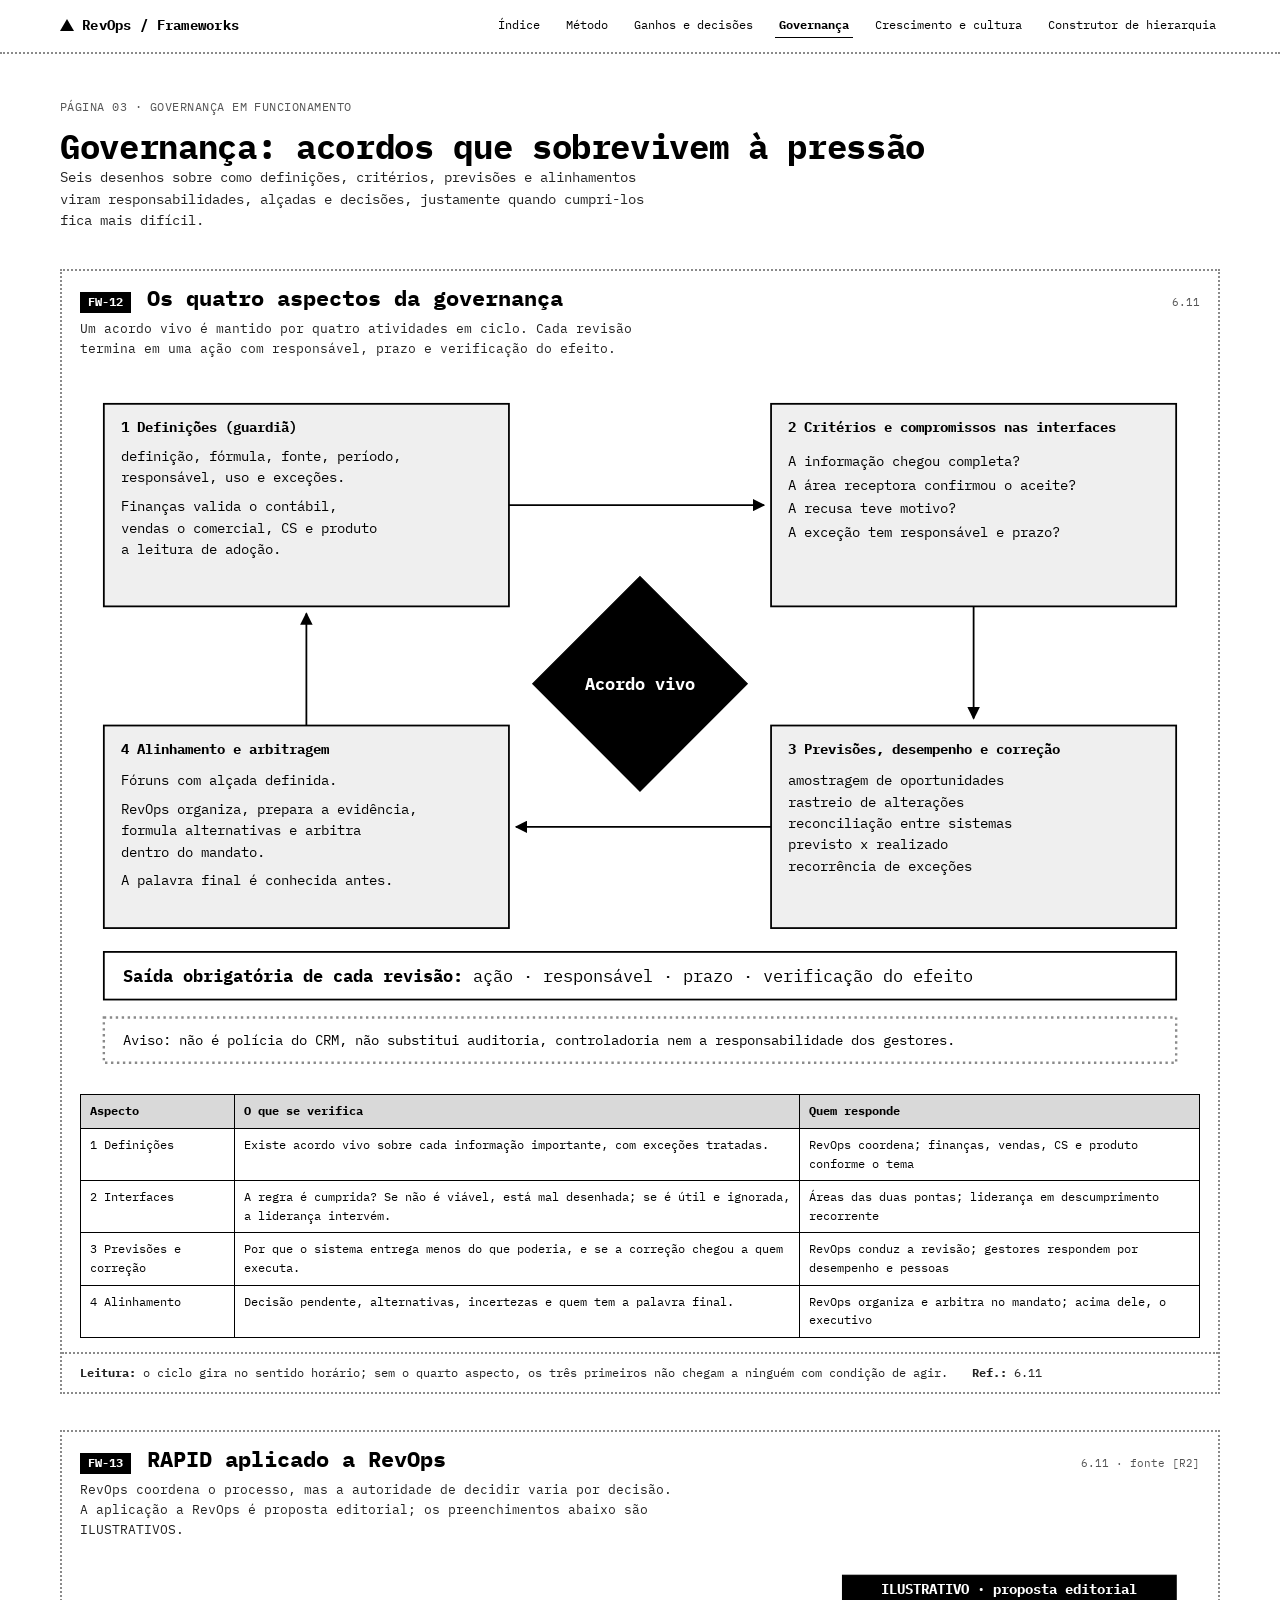
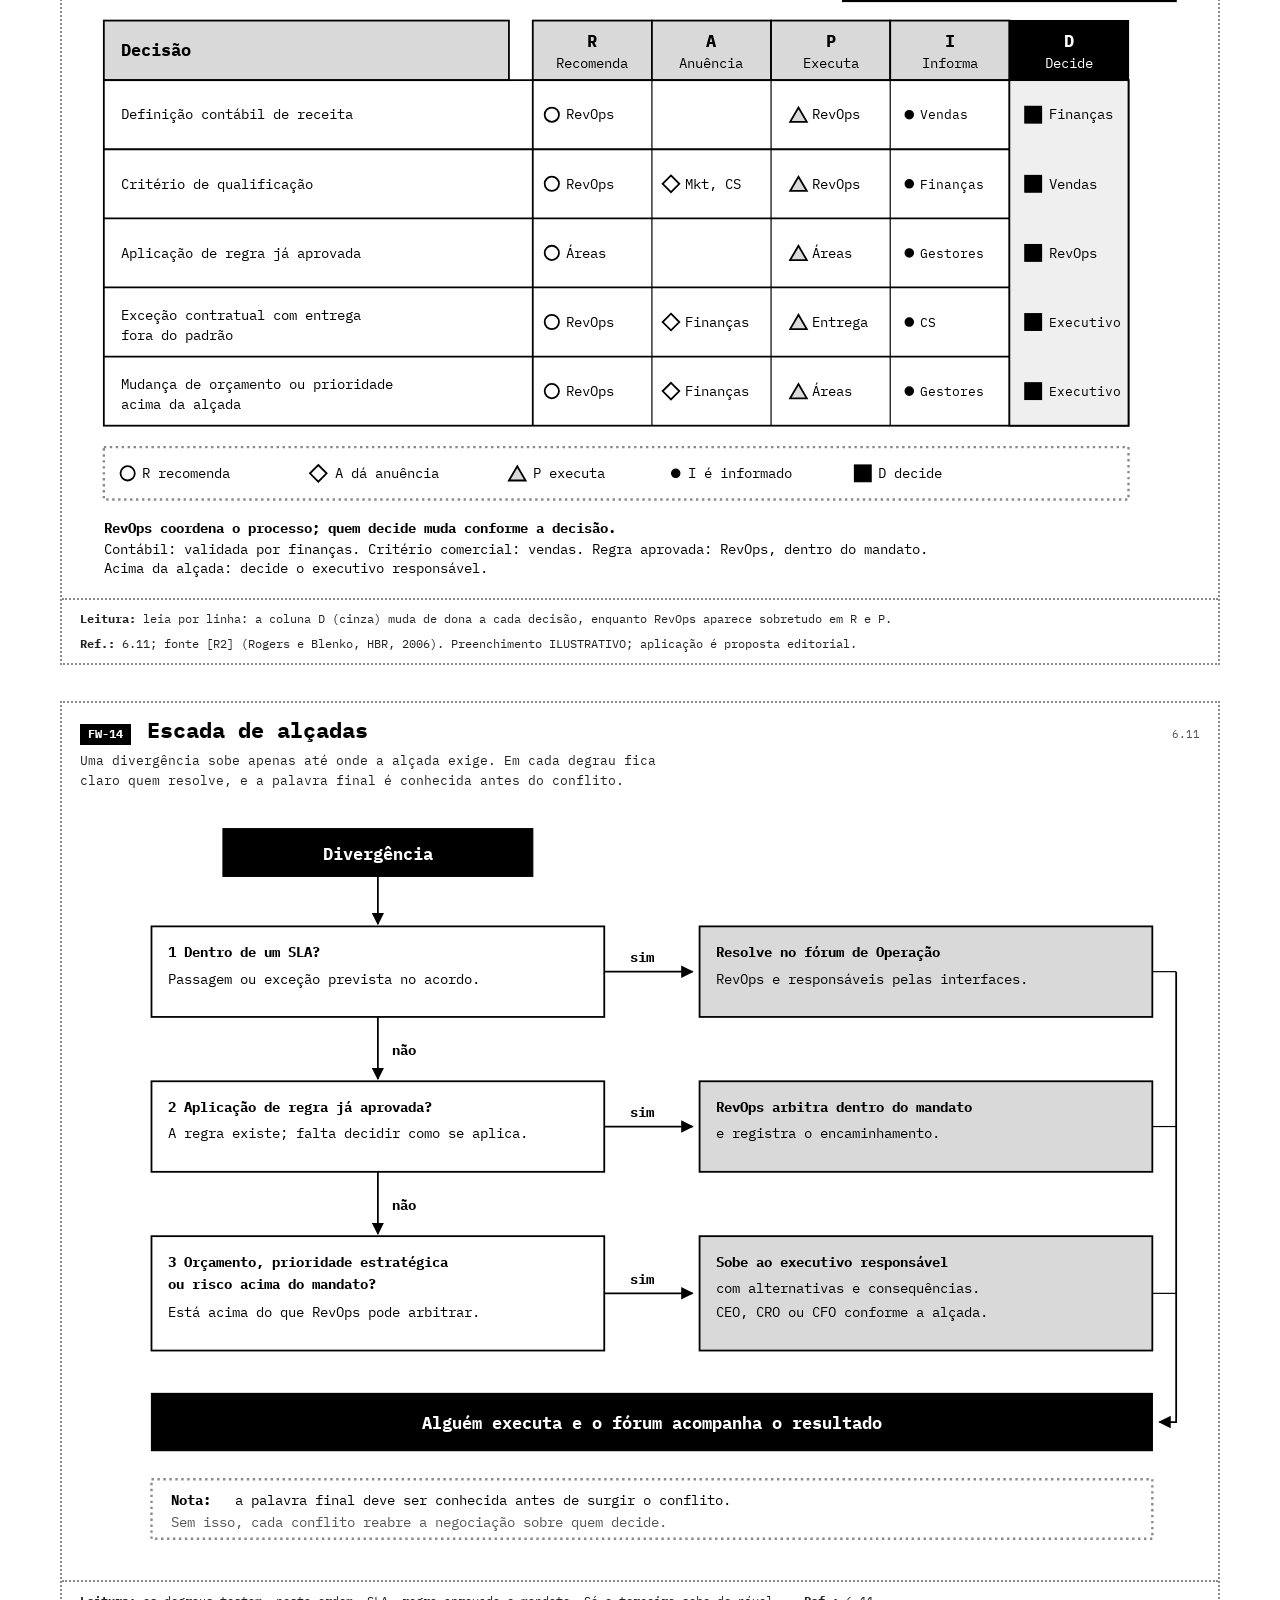
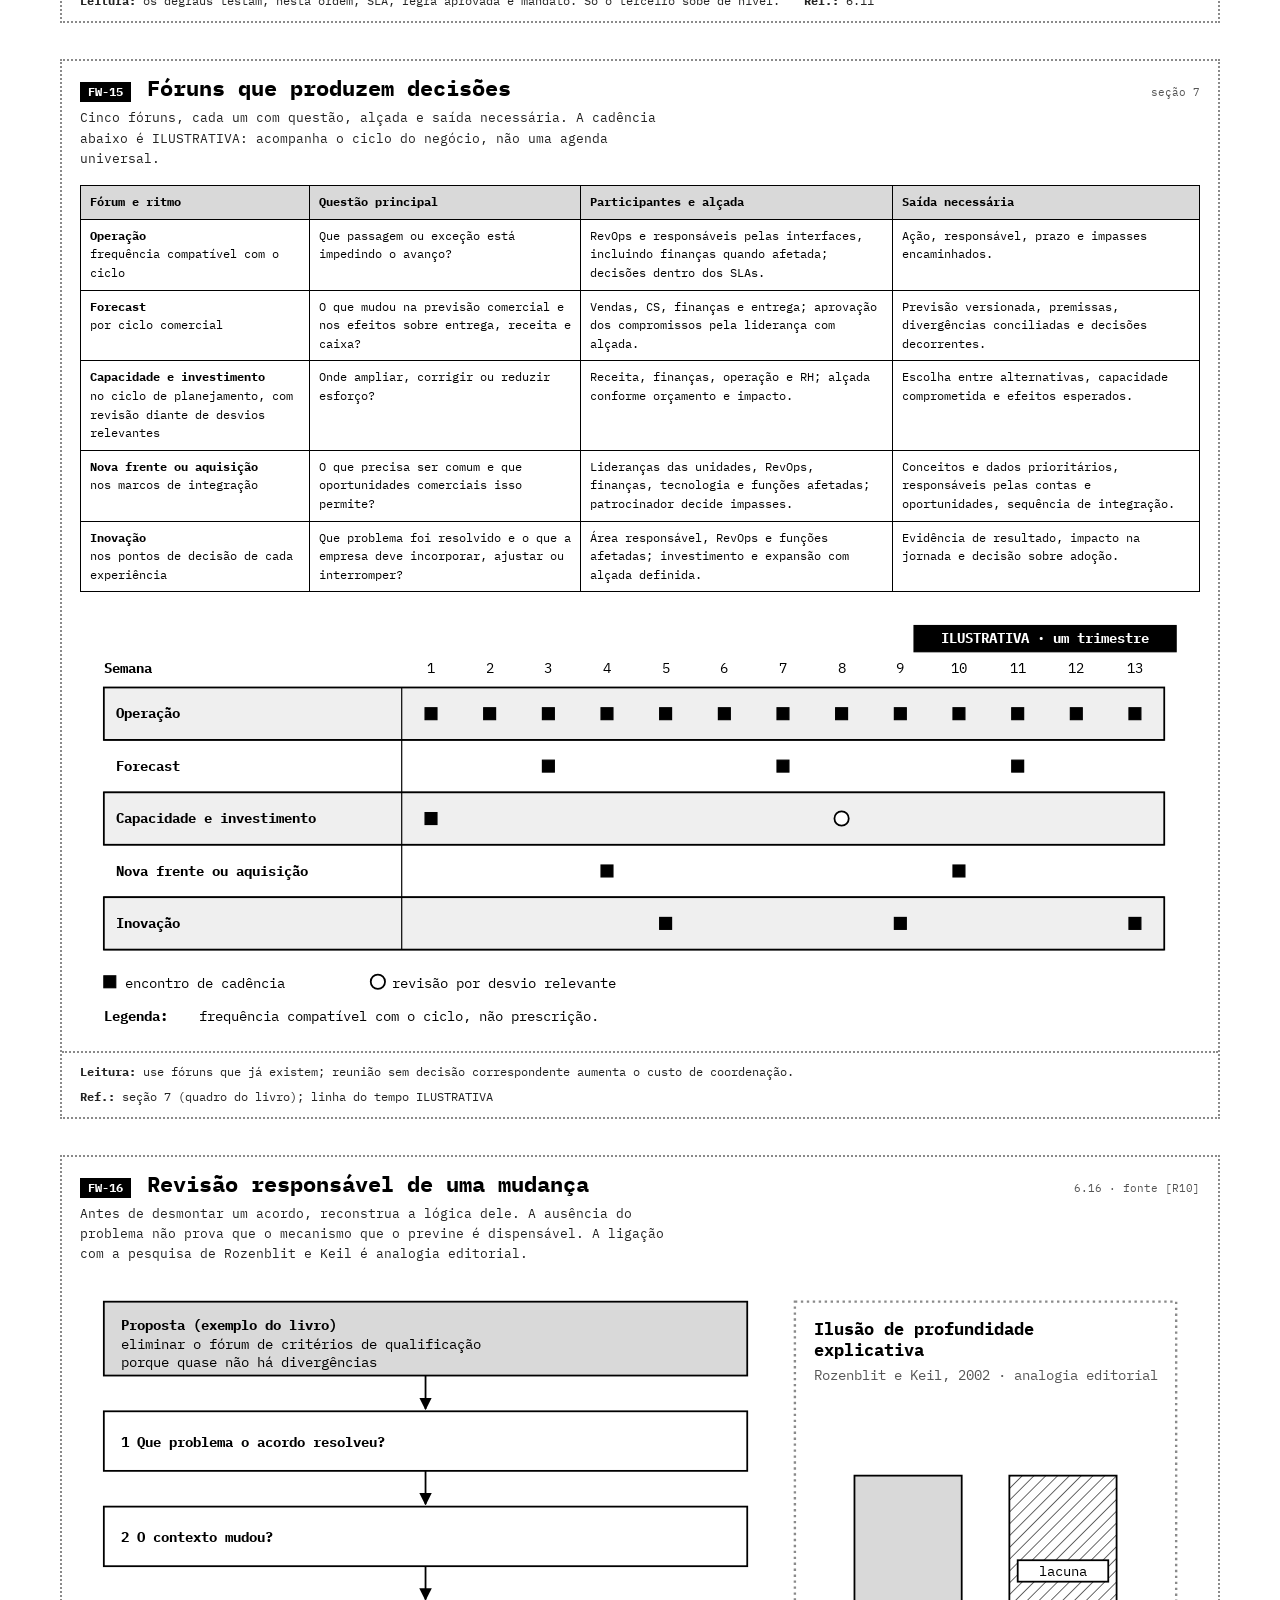
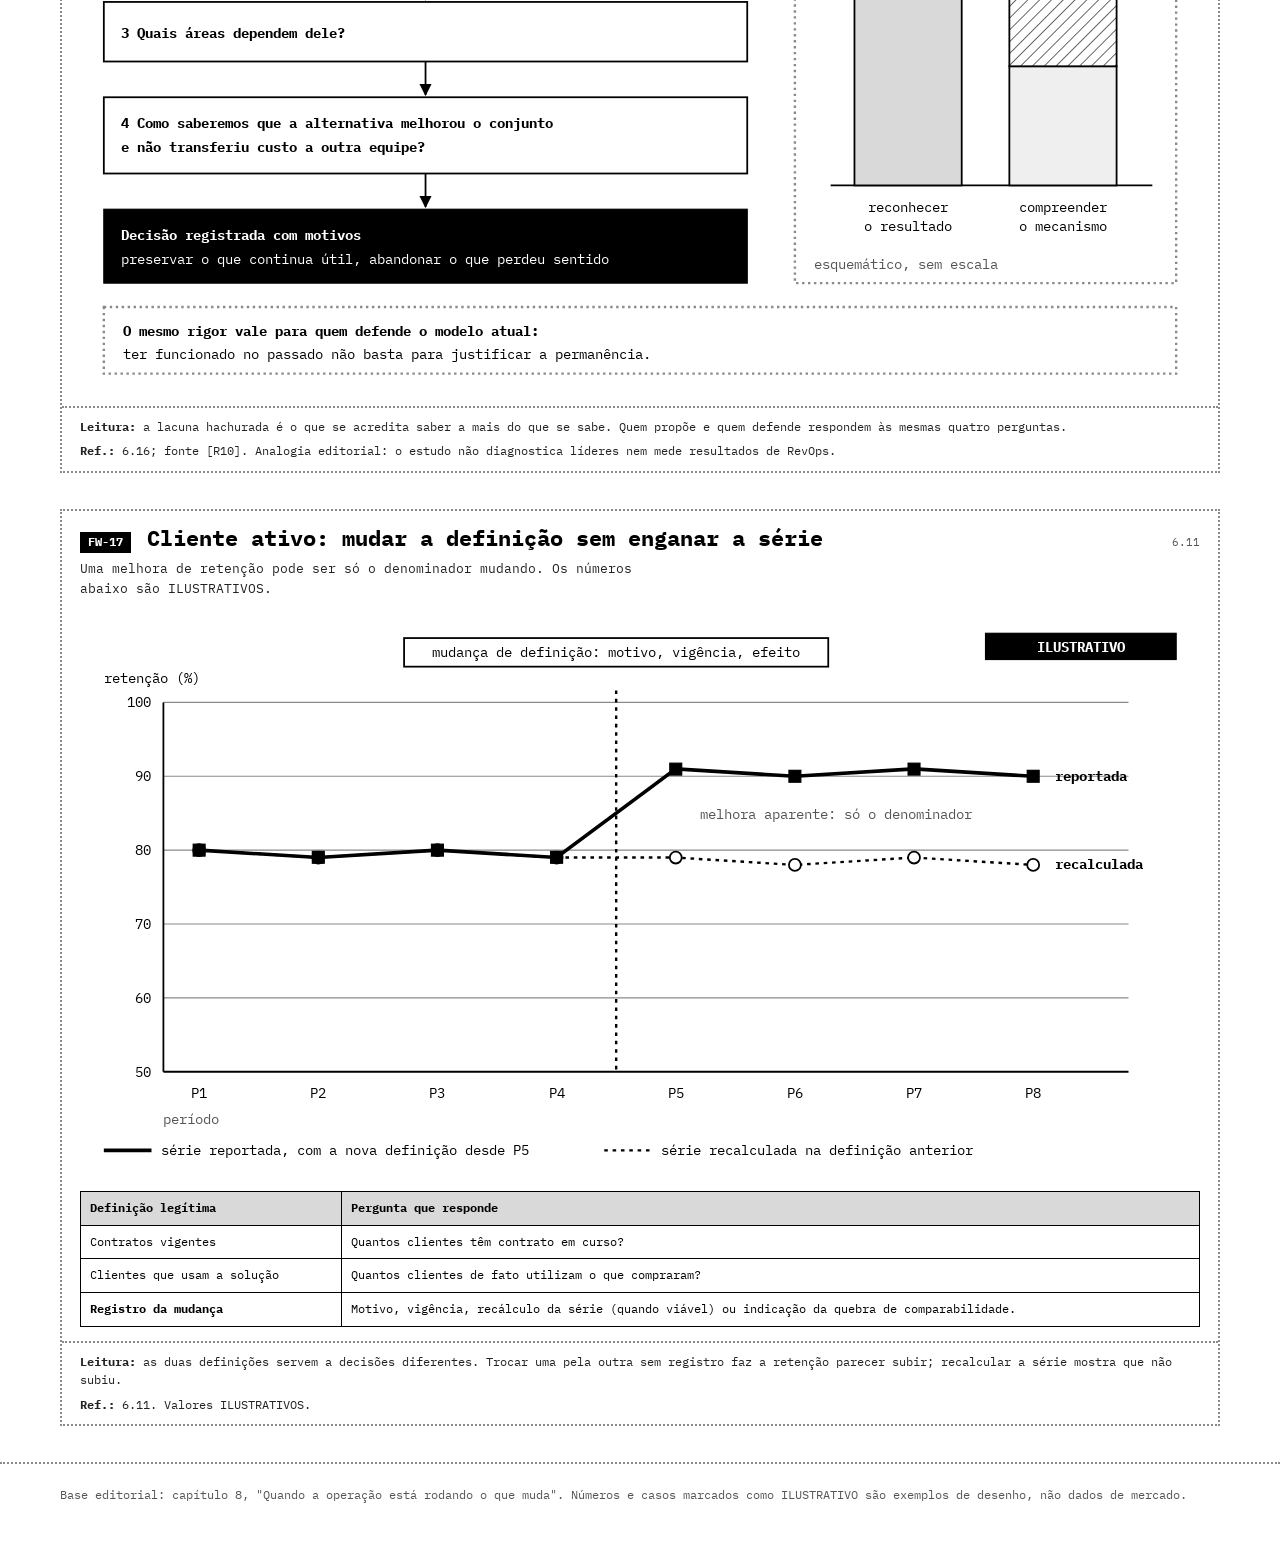
<file: governanca.html>
<!doctype html>
<html lang="pt-BR">
<head>
<meta charset="utf-8">
<meta name="viewport" content="width=device-width,initial-scale=1">
<title>Governança</title>
<link rel="preconnect" href="https://fonts.googleapis.com">
<link href="https://fonts.googleapis.com/css2?family=IBM+Plex+Mono:wght@400;700&display=swap" rel="stylesheet">
<link rel="stylesheet" href="assets/ds.css">
</head>
<body>
<main class="wrap">
  <section class="hero">
    <div class="kicker">PÁGINA 03 · GOVERNANÇA EM FUNCIONAMENTO</div>
    <h1>Governança: acordos que sobrevivem à pressão</h1>
    <p>Seis desenhos sobre como definições, critérios, previsões e alinhamentos viram responsabilidades, alçadas e decisões, justamente quando cumpri-los fica mais difícil.</p>
  </section>

  <!-- FW-12 -->
  <article class="sheet" id="fw-12">
    <header><span class="code">FW-12</span><h2>Os quatro aspectos da governança</h2><span class="src">6.11</span></header>
    <p class="lede">Um acordo vivo é mantido por quatro atividades em ciclo. Cada revisão termina em uma ação com responsável, prazo e verificação do efeito.</p>
    <div class="fig">
<svg viewBox="0 0 940 590" role="img" aria-label="Quatro quadrantes em ciclo ao redor do acordo vivo: definições, critérios nas interfaces, previsões e desempenho, alinhamento e arbitragem">
  <!-- quadrantes -->
  <rect class="fl2" x="20" y="20" width="340" height="170"/>
  <text class="ts tb" x="34" y="44">1 Definições (guardiã)</text>
  <text class="ts" x="34" y="68">definição, fórmula, fonte, período,</text>
  <text class="ts" x="34" y="86">responsável, uso e exceções.</text>
  <text class="ts" x="34" y="110">Finanças valida o contábil,</text>
  <text class="ts" x="34" y="128">vendas o comercial, CS e produto</text>
  <text class="ts" x="34" y="146">a leitura de adoção.</text>

  <rect class="fl2" x="580" y="20" width="340" height="170"/>
  <text class="ts tb" x="594" y="44">2 Critérios e compromissos nas interfaces</text>
  <text class="ts" x="594" y="72">A informação chegou completa?</text>
  <text class="ts" x="594" y="92">A área receptora confirmou o aceite?</text>
  <text class="ts" x="594" y="112">A recusa teve motivo?</text>
  <text class="ts" x="594" y="132">A exceção tem responsável e prazo?</text>

  <rect class="fl2" x="580" y="290" width="340" height="170"/>
  <text class="ts tb" x="594" y="314">3 Previsões, desempenho e correção</text>
  <text class="ts" x="594" y="340">amostragem de oportunidades</text>
  <text class="ts" x="594" y="358">rastreio de alterações</text>
  <text class="ts" x="594" y="376">reconciliação entre sistemas</text>
  <text class="ts" x="594" y="394">previsto x realizado</text>
  <text class="ts" x="594" y="412">recorrência de exceções</text>

  <rect class="fl2" x="20" y="290" width="340" height="170"/>
  <text class="ts tb" x="34" y="314">4 Alinhamento e arbitragem</text>
  <text class="ts" x="34" y="340">Fóruns com alçada definida.</text>
  <text class="ts" x="34" y="364">RevOps organiza, prepara a evidência,</text>
  <text class="ts" x="34" y="382">formula alternativas e arbitra</text>
  <text class="ts" x="34" y="400">dentro do mandato.</text>
  <text class="ts" x="34" y="424">A palavra final é conhecida antes.</text>

  <!-- centro -->
  <polygon class="fk" points="470,165 560,255 470,345 380,255"/>
  <text class="t tb" x="470" y="260" text-anchor="middle" style="fill:#fff">Acordo vivo</text>

  <!-- ciclo -->
  <line class="ln" x1="360" y1="105" x2="574" y2="105" marker-end="url(#ah)"/>
  <line class="ln" x1="750" y1="190" x2="750" y2="284" marker-end="url(#ah)"/>
  <line class="ln" x1="580" y1="375" x2="366" y2="375" marker-end="url(#ah)"/>
  <line class="ln" x1="190" y1="290" x2="190" y2="196" marker-end="url(#ah)"/>

  <!-- saida -->
  <rect class="fp" x="20" y="480" width="900" height="40"/>
  <text class="t tb" x="36" y="505">Saída obrigatória de cada revisão:</text>
  <text class="t" x="330" y="505">ação · responsável · prazo · verificação do efeito</text>
  <rect class="frame" x="20" y="535" width="900" height="38"/>
  <text class="ts" x="36" y="558">Aviso: não é polícia do CRM, não substitui auditoria, controladoria nem a responsabilidade dos gestores.</text>
</svg>
    </div>
    <div class="tbl">
      <table class="spec">
        <tr><th>Aspecto</th><th>O que se verifica</th><th>Quem responde</th></tr>
        <tr><td>1 Definições</td><td>Existe acordo vivo sobre cada informação importante, com exceções tratadas.</td><td>RevOps coordena; finanças, vendas, CS e produto conforme o tema</td></tr>
        <tr><td>2 Interfaces</td><td>A regra é cumprida? Se não é viável, está mal desenhada; se é útil e ignorada, a liderança intervém.</td><td>Áreas das duas pontas; liderança em descumprimento recorrente</td></tr>
        <tr><td>3 Previsões e correção</td><td>Por que o sistema entrega menos do que poderia, e se a correção chegou a quem executa.</td><td>RevOps conduz a revisão; gestores respondem por desempenho e pessoas</td></tr>
        <tr><td>4 Alinhamento</td><td>Decisão pendente, alternativas, incertezas e quem tem a palavra final.</td><td>RevOps organiza e arbitra no mandato; acima dele, o executivo</td></tr>
      </table>
    </div>
    <footer><span><b>Leitura:</b> o ciclo gira no sentido horário; sem o quarto aspecto, os três primeiros não chegam a ninguém com condição de agir.</span><span><b>Ref.:</b> 6.11</span></footer>
  </article>

  <!-- FW-13 -->
  <article class="sheet" id="fw-13">
    <header><span class="code">FW-13</span><h2>RAPID aplicado a RevOps</h2><span class="src">6.11 · fonte [R2]</span></header>
    <p class="lede">RevOps coordena o processo, mas a autoridade de decidir varia por decisão. A aplicação a RevOps é proposta editorial; os preenchimentos abaixo são ILUSTRATIVOS.</p>
    <div class="fig">
<svg viewBox="0 0 940 530" role="img" aria-label="Matriz RAPID: cinco decisões de RevOps por cinco papéis, Recomenda, Anuência, Executa, Informa e Decide">
  <rect class="fk" x="640" y="12" width="280" height="22"/>
  <text class="ts tb" x="780" y="28" text-anchor="middle" style="fill:#fff">ILUSTRATIVO · proposta editorial</text>
  <!-- cabecalho -->
  <rect class="fl" x="20" y="50" width="340" height="50"/>
  <text class="t tb" x="34" y="80">Decisão</text>
  <rect class="fl" x="380" y="50" width="100" height="50"/><text class="t tb" x="430" y="72" text-anchor="middle">R</text><text class="ts" x="430" y="90" text-anchor="middle">Recomenda</text>
  <rect class="fl" x="480" y="50" width="100" height="50"/><text class="t tb" x="530" y="72" text-anchor="middle">A</text><text class="ts" x="530" y="90" text-anchor="middle">Anuência</text>
  <rect class="fl" x="580" y="50" width="100" height="50"/><text class="t tb" x="630" y="72" text-anchor="middle">P</text><text class="ts" x="630" y="90" text-anchor="middle">Executa</text>
  <rect class="fl" x="680" y="50" width="100" height="50"/><text class="t tb" x="730" y="72" text-anchor="middle">I</text><text class="ts" x="730" y="90" text-anchor="middle">Informa</text>
  <rect class="fk" x="780" y="50" width="100" height="50"/><text class="t tb" x="830" y="72" text-anchor="middle" style="fill:#fff">D</text><text class="ts" x="830" y="90" text-anchor="middle" style="fill:#fff">Decide</text>
  <!-- grade de linhas -->
  <g class="ln">
    <rect x="20" y="100" width="860" height="290"/>
    <line x1="20" y1="158" x2="880" y2="158"/><line x1="20" y1="216" x2="880" y2="216"/>
    <line x1="20" y1="274" x2="880" y2="274"/><line x1="20" y1="332" x2="880" y2="332"/>
    <line x1="380" y1="100" x2="380" y2="390"/>
  </g>
  <g class="lt">
    <line x1="480" y1="100" x2="480" y2="390"/><line x1="580" y1="100" x2="580" y2="390"/>
    <line x1="680" y1="100" x2="680" y2="390"/><line x1="780" y1="100" x2="780" y2="390"/>
  </g>
  <rect x="780" y="100" width="100" height="290" style="fill:#efefef;stroke:#000;stroke-width:1.5"/>
  <!-- rotulos das decisoes -->
  <text class="ts" x="34" y="133">Definição contábil de receita</text>
  <text class="ts" x="34" y="191">Critério de qualificação</text>
  <text class="ts" x="34" y="249">Aplicação de regra já aprovada</text>
  <text class="ts" x="34" y="301">Exceção contratual com entrega</text><text class="ts" x="34" y="318">fora do padrão</text>
  <text class="ts" x="34" y="359">Mudança de orçamento ou prioridade</text><text class="ts" x="34" y="376">acima da alçada</text>

  <!-- linha 1: contabil -->
  <circle class="fp" cx="396" cy="129" r="6"/><text class="ts" x="408" y="133">RevOps</text>
  <polygon class="fl" points="596,135 603,123 610,135"/><text class="ts" x="614" y="133">RevOps</text>
  <circle class="fk" cx="696" cy="129" r="3.5"/><text class="ts" x="705" y="133" style="font-size:10.5px">Vendas</text>
  <rect class="fk" x="793" y="122" width="14" height="14"/><text class="ts" x="813" y="133">Finanças</text>
  <!-- linha 2: criterio -->
  <circle class="fp" cx="396" cy="187" r="6"/><text class="ts" x="408" y="191">RevOps</text>
  <polygon class="fp" points="496,187 503,194 496,201 489,194" transform="translate(0,-7)"/><text class="ts" x="508" y="191">Mkt, CS</text>
  <polygon class="fl" points="596,193 603,181 610,193"/><text class="ts" x="614" y="191">RevOps</text>
  <circle class="fk" cx="696" cy="187" r="3.5"/><text class="ts" x="705" y="191" style="font-size:10.5px">Finanças</text>
  <rect class="fk" x="793" y="180" width="14" height="14"/><text class="ts" x="813" y="191">Vendas</text>
  <!-- linha 3: regra aprovada -->
  <circle class="fp" cx="396" cy="245" r="6"/><text class="ts" x="408" y="249">Áreas</text>
  <polygon class="fl" points="596,251 603,239 610,251"/><text class="ts" x="614" y="249">Áreas</text>
  <circle class="fk" cx="696" cy="245" r="3.5"/><text class="ts" x="705" y="249" style="font-size:10.5px">Gestores</text>
  <rect class="fk" x="793" y="238" width="14" height="14"/><text class="ts" x="813" y="249">RevOps</text>
  <!-- linha 4: excecao contratual -->
  <circle class="fp" cx="396" cy="303" r="6"/><text class="ts" x="408" y="307">RevOps</text>
  <polygon class="fp" points="496,303 503,310 496,317 489,310" transform="translate(0,-7)"/><text class="ts" x="508" y="307">Finanças</text>
  <polygon class="fl" points="596,309 603,297 610,309"/><text class="ts" x="614" y="307">Entrega</text>
  <circle class="fk" cx="696" cy="303" r="3.5"/><text class="ts" x="705" y="307" style="font-size:10.5px">CS</text>
  <rect class="fk" x="793" y="296" width="14" height="14"/><text class="ts" x="813" y="307" style="font-size:10.5px">Executivo</text>
  <!-- linha 5: acima da alcada -->
  <circle class="fp" cx="396" cy="361" r="6"/><text class="ts" x="408" y="365">RevOps</text>
  <polygon class="fp" points="496,361 503,368 496,375 489,368" transform="translate(0,-7)"/><text class="ts" x="508" y="365">Finanças</text>
  <polygon class="fl" points="596,367 603,355 610,367"/><text class="ts" x="614" y="365">Áreas</text>
  <circle class="fk" cx="696" cy="361" r="3.5"/><text class="ts" x="705" y="365" style="font-size:10.5px">Gestores</text>
  <rect class="fk" x="793" y="354" width="14" height="14"/><text class="ts" x="813" y="365" style="font-size:10.5px">Executivo</text>

  <!-- legenda -->
  <rect class="frame" x="20" y="408" width="860" height="44"/>
  <circle class="fp" cx="40" cy="430" r="6"/><text class="ts" x="52" y="434">R recomenda</text>
  <polygon class="fp" points="200,423 207,430 200,437 193,430"/><text class="ts" x="214" y="434">A dá anuência</text>
  <polygon class="fl" points="360,436 367,424 374,436"/><text class="ts" x="380" y="434">P executa</text>
  <circle class="fk" cx="500" cy="430" r="3.5"/><text class="ts" x="510" y="434">I é informado</text>
  <rect class="fk" x="650" y="423" width="14" height="14"/><text class="ts" x="670" y="434">D decide</text>
  <text class="ts tb" x="20" y="480">RevOps coordena o processo; quem decide muda conforme a decisão.</text>
  <text class="ts" x="20" y="498">Contábil: validada por finanças. Critério comercial: vendas. Regra aprovada: RevOps, dentro do mandato.</text><text class="ts" x="20" y="514">Acima da alçada: decide o executivo responsável.</text>
</svg>
    </div>
    <footer><span><b>Leitura:</b> leia por linha: a coluna D (cinza) muda de dona a cada decisão, enquanto RevOps aparece sobretudo em R e P.</span><span><b>Ref.:</b> 6.11; fonte [R2] (Rogers e Blenko, HBR, 2006). Preenchimento ILUSTRATIVO; aplicação é proposta editorial.</span></footer>
  </article>

  <!-- FW-14 -->
  <article class="sheet" id="fw-14">
    <header><span class="code">FW-14</span><h2>Escada de alçadas</h2><span class="src">6.11</span></header>
    <p class="lede">Uma divergência sobe apenas até onde a alçada exige. Em cada degrau fica claro quem resolve, e a palavra final é conhecida antes do conflito.</p>
    <div class="fig">
<svg viewBox="0 0 940 640" role="img" aria-label="Fluxograma vertical: divergência passa por três perguntas de alçada, resolvendo no fórum de Operação, por arbitragem de RevOps ou subindo ao executivo responsável; depois alguém executa e o fórum acompanha">
  <rect class="fk" x="120" y="14" width="260" height="40"/>
  <text class="t tb" x="250" y="40" text-anchor="middle" style="fill:#fff">Divergência</text>
  <line class="ln" x1="250" y1="54" x2="250" y2="94" marker-end="url(#ah)"/>

  <rect class="fp" x="60" y="96" width="380" height="76"/>
  <text class="ts tb" x="74" y="122">1 Dentro de um SLA?</text>
  <text class="ts" x="74" y="144">Passagem ou exceção prevista no acordo.</text>
  <line class="ln" x1="440" y1="134" x2="514" y2="134" marker-end="url(#ah)"/><text class="ts tb" x="462" y="126">sim</text>
  <rect class="fl" x="520" y="96" width="380" height="76"/>
  <text class="ts tb" x="534" y="122">Resolve no fórum de Operação</text>
  <text class="ts" x="534" y="144">RevOps e responsáveis pelas interfaces.</text>

  <line class="ln" x1="250" y1="172" x2="250" y2="224" marker-end="url(#ah)"/><text class="ts tb" x="262" y="204">não</text>
  <rect class="fp" x="60" y="226" width="380" height="76"/>
  <text class="ts tb" x="74" y="252">2 Aplicação de regra já aprovada?</text>
  <text class="ts" x="74" y="274">A regra existe; falta decidir como se aplica.</text>
  <line class="ln" x1="440" y1="264" x2="514" y2="264" marker-end="url(#ah)"/><text class="ts tb" x="462" y="256">sim</text>
  <rect class="fl" x="520" y="226" width="380" height="76"/>
  <text class="ts tb" x="534" y="252">RevOps arbitra dentro do mandato</text>
  <text class="ts" x="534" y="274">e registra o encaminhamento.</text>

  <line class="ln" x1="250" y1="302" x2="250" y2="354" marker-end="url(#ah)"/><text class="ts tb" x="262" y="334">não</text>
  <rect class="fp" x="60" y="356" width="380" height="96"/>
  <text class="ts tb" x="74" y="382">3 Orçamento, prioridade estratégica</text>
  <text class="ts tb" x="74" y="400">ou risco acima do mandato?</text>
  <text class="ts" x="74" y="424">Está acima do que RevOps pode arbitrar.</text>
  <line class="ln" x1="440" y1="404" x2="514" y2="404" marker-end="url(#ah)"/><text class="ts tb" x="462" y="396">sim</text>
  <rect class="fl" x="520" y="356" width="380" height="96"/>
  <text class="ts tb" x="534" y="382">Sobe ao executivo responsável</text>
  <text class="ts" x="534" y="404">com alternativas e consequências.</text>
  <text class="ts" x="534" y="424">CEO, CRO ou CFO conforme a alçada.</text>

  <!-- retorno ao executar -->
  <line class="lt" x1="900" y1="134" x2="920" y2="134"/>
  <line class="lt" x1="900" y1="264" x2="920" y2="264"/>
  <line class="lt" x1="900" y1="404" x2="920" y2="404"/>
  <polyline class="ln" points="920,134 920,512 906,512" marker-end="url(#ah)"/>
  <rect class="fk" x="60" y="488" width="840" height="48"/>
  <text class="t tb" x="480" y="518" text-anchor="middle" style="fill:#fff">Alguém executa e o fórum acompanha o resultado</text>

  <rect class="frame" x="60" y="560" width="840" height="50"/>
  <text class="ts tb" x="76" y="582">Nota:</text>
  <text class="ts" x="130" y="582">a palavra final deve ser conhecida antes de surgir o conflito.</text>
  <text class="ts tm" x="76" y="600">Sem isso, cada conflito reabre a negociação sobre quem decide.</text>
</svg>
    </div>
    <footer><span><b>Leitura:</b> os degraus testam, nesta ordem, SLA, regra aprovada e mandato. Só o terceiro sobe de nível.</span><span><b>Ref.:</b> 6.11</span></footer>
  </article>

  <!-- FW-15 -->
  <article class="sheet" id="fw-15">
    <header><span class="code">FW-15</span><h2>Fóruns que produzem decisões</h2><span class="src">seção 7</span></header>
    <p class="lede">Cinco fóruns, cada um com questão, alçada e saída necessária. A cadência abaixo é ILUSTRATIVA: acompanha o ciclo do negócio, não uma agenda universal.</p>
    <div class="tbl">
      <table class="spec">
        <tr><th>Fórum e ritmo</th><th>Questão principal</th><th>Participantes e alçada</th><th>Saída necessária</th></tr>
        <tr><td><b>Operação</b><br>frequência compatível com o ciclo</td><td>Que passagem ou exceção está impedindo o avanço?</td><td>RevOps e responsáveis pelas interfaces, incluindo finanças quando afetada; decisões dentro dos SLAs.</td><td>Ação, responsável, prazo e impasses encaminhados.</td></tr>
        <tr><td><b>Forecast</b><br>por ciclo comercial</td><td>O que mudou na previsão comercial e nos efeitos sobre entrega, receita e caixa?</td><td>Vendas, CS, finanças e entrega; aprovação dos compromissos pela liderança com alçada.</td><td>Previsão versionada, premissas, divergências conciliadas e decisões decorrentes.</td></tr>
        <tr><td><b>Capacidade e investimento</b><br>no ciclo de planejamento, com revisão diante de desvios relevantes</td><td>Onde ampliar, corrigir ou reduzir esforço?</td><td>Receita, finanças, operação e RH; alçada conforme orçamento e impacto.</td><td>Escolha entre alternativas, capacidade comprometida e efeitos esperados.</td></tr>
        <tr><td><b>Nova frente ou aquisição</b><br>nos marcos de integração</td><td>O que precisa ser comum e que oportunidades comerciais isso permite?</td><td>Lideranças das unidades, RevOps, finanças, tecnologia e funções afetadas; patrocinador decide impasses.</td><td>Conceitos e dados prioritários, responsáveis pelas contas e oportunidades, sequência de integração.</td></tr>
        <tr><td><b>Inovação</b><br>nos pontos de decisão de cada experiência</td><td>Que problema foi resolvido e o que a empresa deve incorporar, ajustar ou interromper?</td><td>Área responsável, RevOps e funções afetadas; investimento e expansão com alçada definida.</td><td>Evidência de resultado, impacto na jornada e decisão sobre adoção.</td></tr>
      </table>
    </div>
    <div class="fig">
<svg viewBox="0 0 940 360" role="img" aria-label="Linha do tempo ilustrativa de um trimestre, semanas 1 a 13, com cinco raias de fóruns e marcas de cadência">
  <rect class="fk" x="700" y="8" width="220" height="22"/>
  <text class="ts tb" x="810" y="23" text-anchor="middle" style="fill:#fff">ILUSTRATIVA · um trimestre</text>
  <text class="ts tb" x="20" y="48">Semana</text>
  <g class="ts" text-anchor="middle">
    <text x="294.6" y="48">1</text><text x="343.8" y="48">2</text><text x="393.1" y="48">3</text><text x="442.3" y="48">4</text><text x="491.5" y="48">5</text><text x="540.8" y="48">6</text><text x="590" y="48">7</text><text x="639.2" y="48">8</text><text x="688.5" y="48">9</text><text x="737.7" y="48">10</text><text x="787" y="48">11</text><text x="836.2" y="48">12</text><text x="885.4" y="48">13</text>
  </g>
  <!-- raias -->
  <rect class="fl2" x="20" y="60" width="890" height="44"/>
  <rect class="fl2" x="20" y="148" width="890" height="44"/>
  <rect class="fl2" x="20" y="236" width="890" height="44"/>
  <g class="lt">
    <line x1="20" y1="60" x2="910" y2="60"/><line x1="20" y1="104" x2="910" y2="104"/><line x1="20" y1="148" x2="910" y2="148"/>
    <line x1="20" y1="192" x2="910" y2="192"/><line x1="20" y1="236" x2="910" y2="236"/><line x1="20" y1="280" x2="910" y2="280"/>
    <line x1="270" y1="60" x2="270" y2="280"/>
  </g>
  <text class="ts tb" x="30" y="86">Operação</text>
  <text class="ts tb" x="30" y="130">Forecast</text>
  <text class="ts tb" x="30" y="174">Capacidade e investimento</text>
  <text class="ts tb" x="30" y="218">Nova frente ou aquisição</text>
  <text class="ts tb" x="30" y="262">Inovação</text>
  <!-- operacao: semanal -->
  <g class="fk">
    <rect x="289.6" y="77" width="10" height="10"/><rect x="338.8" y="77" width="10" height="10"/><rect x="388.1" y="77" width="10" height="10"/><rect x="437.3" y="77" width="10" height="10"/><rect x="486.5" y="77" width="10" height="10"/><rect x="535.8" y="77" width="10" height="10"/><rect x="585" y="77" width="10" height="10"/><rect x="634.2" y="77" width="10" height="10"/><rect x="683.5" y="77" width="10" height="10"/><rect x="732.7" y="77" width="10" height="10"/><rect x="782" y="77" width="10" height="10"/><rect x="831.2" y="77" width="10" height="10"/><rect x="880.4" y="77" width="10" height="10"/>
  </g>
  <!-- forecast: por ciclo comercial -->
  <g class="fk">
    <rect x="388.1" y="121" width="10" height="10"/><rect x="585" y="121" width="10" height="10"/><rect x="782" y="121" width="10" height="10"/>
  </g>
  <!-- capacidade: planejamento (1) e desvio (8) -->
  <rect class="fk" x="289.6" y="165" width="10" height="10"/>
  <circle class="fp" cx="639.2" cy="170" r="6"/>
  <!-- nova frente: marcos -->
  <rect class="fk" x="437.3" y="209" width="10" height="10"/><rect class="fk" x="732.7" y="209" width="10" height="10"/>
  <!-- inovacao: pontos de decisao -->
  <rect class="fk" x="486.5" y="253" width="10" height="10"/><rect class="fk" x="683.5" y="253" width="10" height="10"/><rect class="fk" x="880.4" y="253" width="10" height="10"/>
  <!-- legenda -->
  <rect class="fk" x="20" y="302" width="10" height="10"/><text class="ts" x="38" y="312">encontro de cadência</text>
  <circle class="fp" cx="250" cy="307" r="6"/><text class="ts" x="262" y="312">revisão por desvio relevante</text>
  <text class="ts tb" x="20" y="340">Legenda:</text>
  <text class="ts" x="100" y="340">frequência compatível com o ciclo, não prescrição.</text>
</svg>
    </div>
    <footer><span><b>Leitura:</b> use fóruns que já existem; reunião sem decisão correspondente aumenta o custo de coordenação.</span><span><b>Ref.:</b> seção 7 (quadro do livro); linha do tempo ILUSTRATIVA</span></footer>
  </article>

  <!-- FW-16 -->
  <article class="sheet" id="fw-16">
    <header><span class="code">FW-16</span><h2>Revisão responsável de uma mudança</h2><span class="src">6.16 · fonte [R10]</span></header>
    <p class="lede">Antes de desmontar um acordo, reconstrua a lógica dele. A ausência do problema não prova que o mecanismo que o previne é dispensável. A ligação com a pesquisa de Rozenblit e Keil é analogia editorial.</p>
    <div class="fig">
<svg viewBox="0 0 940 600" role="img" aria-label="Fluxo de uma proposta de eliminar o fórum de critérios por quatro perguntas até a decisão registrada; ao lado, gráfico esquemático da lacuna entre reconhecer o resultado e compreender o mecanismo">
  <rect class="fl" x="20" y="14" width="540" height="62"/>
  <text class="ts tb" x="34" y="38">Proposta (exemplo do livro)</text>
  <text class="ts" x="34" y="54">eliminar o fórum de critérios de qualificação</text><text class="ts" x="34" y="69">porque quase não há divergências</text>
  <line class="ln" x1="290" y1="76" x2="290" y2="104" marker-end="url(#ah)"/>

  <rect class="fp" x="20" y="106" width="540" height="50"/>
  <text class="ts tb" x="34" y="136">1 Que problema o acordo resolveu?</text>
  <line class="ln" x1="290" y1="156" x2="290" y2="184" marker-end="url(#ah)"/>
  <rect class="fp" x="20" y="186" width="540" height="50"/>
  <text class="ts tb" x="34" y="216">2 O contexto mudou?</text>
  <line class="ln" x1="290" y1="236" x2="290" y2="264" marker-end="url(#ah)"/>
  <rect class="fp" x="20" y="266" width="540" height="50"/>
  <text class="ts tb" x="34" y="296">3 Quais áreas dependem dele?</text>
  <line class="ln" x1="290" y1="316" x2="290" y2="344" marker-end="url(#ah)"/>
  <rect class="fp" x="20" y="346" width="540" height="64"/>
  <text class="ts tb" x="34" y="372">4 Como saberemos que a alternativa melhorou o conjunto</text>
  <text class="ts tb" x="34" y="392">e não transferiu custo a outra equipe?</text>
  <line class="ln" x1="290" y1="410" x2="290" y2="438" marker-end="url(#ah)"/>
  <rect class="fk" x="20" y="440" width="540" height="62"/>
  <text class="ts tb" x="34" y="466" style="fill:#fff">Decisão registrada com motivos</text>
  <text class="ts" x="34" y="486" style="fill:#fff">preservar o que continua útil, abandonar o que perdeu sentido</text>

  <!-- painel direito -->
  <rect class="frame" x="600" y="14" width="320" height="488"/>
  <text class="t tb" x="616" y="42">Ilusão de profundidade</text>
  <text class="t tb" x="616" y="60">explicativa</text>
  <text class="ts tm" x="616" y="80">Rozenblit e Keil, 2002 · analogia editorial</text>
  <line class="ln" x1="630" y1="420" x2="900" y2="420"/>
  <rect class="fl" x="650" y="160" width="90" height="260"/>
  <rect class="fl2" x="780" y="320" width="90" height="100"/>
  <rect class="fh" x="780" y="160" width="90" height="160"/>
  <rect class="fp" x="787" y="231" width="76" height="18"/>
  <text class="ts" x="825" y="244" text-anchor="middle">lacuna</text>
  <text class="ts" x="695" y="442" text-anchor="middle">reconhecer</text><text class="ts" x="695" y="458" text-anchor="middle">o resultado</text>
  <text class="ts" x="825" y="442" text-anchor="middle">compreender</text><text class="ts" x="825" y="458" text-anchor="middle">o mecanismo</text>
  <text class="ts tm" x="616" y="490">esquemático, sem escala</text>

  <rect class="frame" x="20" y="522" width="900" height="56"/>
  <text class="ts tb" x="36" y="546">O mesmo rigor vale para quem defende o modelo atual:</text>
  <text class="ts" x="36" y="566">ter funcionado no passado não basta para justificar a permanência.</text>
</svg>
    </div>
    <footer><span><b>Leitura:</b> a lacuna hachurada é o que se acredita saber a mais do que se sabe. Quem propõe e quem defende respondem às mesmas quatro perguntas.</span><span><b>Ref.:</b> 6.16; fonte [R10]. Analogia editorial: o estudo não diagnostica líderes nem mede resultados de RevOps.</span></footer>
  </article>

  <!-- FW-17 -->
  <article class="sheet" id="fw-17">
    <header><span class="code">FW-17</span><h2>Cliente ativo: mudar a definição sem enganar a série</h2><span class="src">6.11</span></header>
    <p class="lede">Uma melhora de retenção pode ser só o denominador mudando. Os números abaixo são ILUSTRATIVOS.</p>
    <div class="fig">
<svg viewBox="0 0 940 470" role="img" aria-label="Gráfico ilustrativo de retenção em oito períodos: a série reportada salta no período 5 quando a definição muda, enquanto a série recalculada na definição anterior permanece estável">
  <text class="ts" x="20" y="54">retenção (%)</text>
  <rect class="fk" x="760" y="12" width="160" height="22"/>
  <text class="ts tb" x="840" y="28" text-anchor="middle" style="fill:#fff">ILUSTRATIVO</text>
  <!-- grade -->
  <g class="lt" style="stroke:#8a8a8a">
    <line x1="70" y1="70" x2="880" y2="70"/><line x1="70" y1="132" x2="880" y2="132"/><line x1="70" y1="194" x2="880" y2="194"/>
    <line x1="70" y1="256" x2="880" y2="256"/><line x1="70" y1="318" x2="880" y2="318"/>
  </g>
  <line class="ln" x1="70" y1="70" x2="70" y2="380"/><line class="ln" x1="70" y1="380" x2="880" y2="380"/>
  <g class="ts" text-anchor="end">
    <text x="60" y="74">100</text><text x="60" y="136">90</text><text x="60" y="198">80</text><text x="60" y="260">70</text><text x="60" y="322">60</text><text x="60" y="384">50</text>
  </g>
  <g class="ts" text-anchor="middle">
    <text x="100" y="402">P1</text><text x="200" y="402">P2</text><text x="300" y="402">P3</text><text x="400" y="402">P4</text><text x="500" y="402">P5</text><text x="600" y="402">P6</text><text x="700" y="402">P7</text><text x="800" y="402">P8</text>
  </g>
  <!-- linha de mudanca -->
  <line class="ld" x1="450" y1="60" x2="450" y2="380" style="stroke-width:2"/>
  <rect class="fp" x="270" y="40" width="360" height="22" style="display:none"/>
  <rect class="fp" x="272" y="16" width="356" height="24"/>
  <text class="ts" x="450" y="32" text-anchor="middle">mudança de definição: motivo, vigência, efeito</text>
  <!-- serie recalculada -->
  <polyline class="ld" points="100,194 200,200.2 300,194 400,200.2 500,200.2 600,206.4 700,200.2 800,206.4" style="stroke-width:2"/>
  <g class="fp"><circle cx="100" cy="194" r="5"/><circle cx="200" cy="200.2" r="5"/><circle cx="300" cy="194" r="5"/><circle cx="400" cy="200.2" r="5"/><circle cx="500" cy="200.2" r="5"/><circle cx="600" cy="206.4" r="5"/><circle cx="700" cy="200.2" r="5"/><circle cx="800" cy="206.4" r="5"/></g>
  <!-- serie reportada -->
  <polyline class="lb" points="100,194 200,200.2 300,194 400,200.2 500,125.8 600,132 700,125.8 800,132"/>
  <g class="fk"><rect x="95" y="189" width="10" height="10"/><rect x="195" y="195" width="10" height="10"/><rect x="295" y="189" width="10" height="10"/><rect x="395" y="195" width="10" height="10"/><rect x="495" y="121" width="10" height="10"/><rect x="595" y="127" width="10" height="10"/><rect x="695" y="121" width="10" height="10"/><rect x="795" y="127" width="10" height="10"/></g>
  <text class="ts tb" x="818" y="136">reportada</text>
  <text class="ts tb" x="818" y="210">recalculada</text>
  <text class="ts tm" x="520" y="168">melhora aparente: só o denominador</text>
  <text class="ts tm" x="70" y="424">período</text>
  <!-- legenda -->
  <line class="lb" x1="20" y1="446" x2="60" y2="446"/><text class="ts" x="68" y="450">série reportada, com a nova definição desde P5</text>
  <line class="ld" x1="440" y1="446" x2="480" y2="446" style="stroke-width:2"/><text class="ts" x="488" y="450">série recalculada na definição anterior</text>
</svg>
    </div>
    <div class="tbl">
      <table class="spec">
        <tr><th>Definição legítima</th><th>Pergunta que responde</th></tr>
        <tr><td>Contratos vigentes</td><td>Quantos clientes têm contrato em curso?</td></tr>
        <tr><td>Clientes que usam a solução</td><td>Quantos clientes de fato utilizam o que compraram?</td></tr>
        <tr><td><b>Registro da mudança</b></td><td>Motivo, vigência, recálculo da série (quando viável) ou indicação da quebra de comparabilidade.</td></tr>
      </table>
    </div>
    <footer><span><b>Leitura:</b> as duas definições servem a decisões diferentes. Trocar uma pela outra sem registro faz a retenção parecer subir; recalcular a série mostra que não subiu.</span><span><b>Ref.:</b> 6.11. Valores ILUSTRATIVOS.</span></footer>
  </article>
</main>
<script src="assets/shell.js"></script>
</body>
</html>
</file>
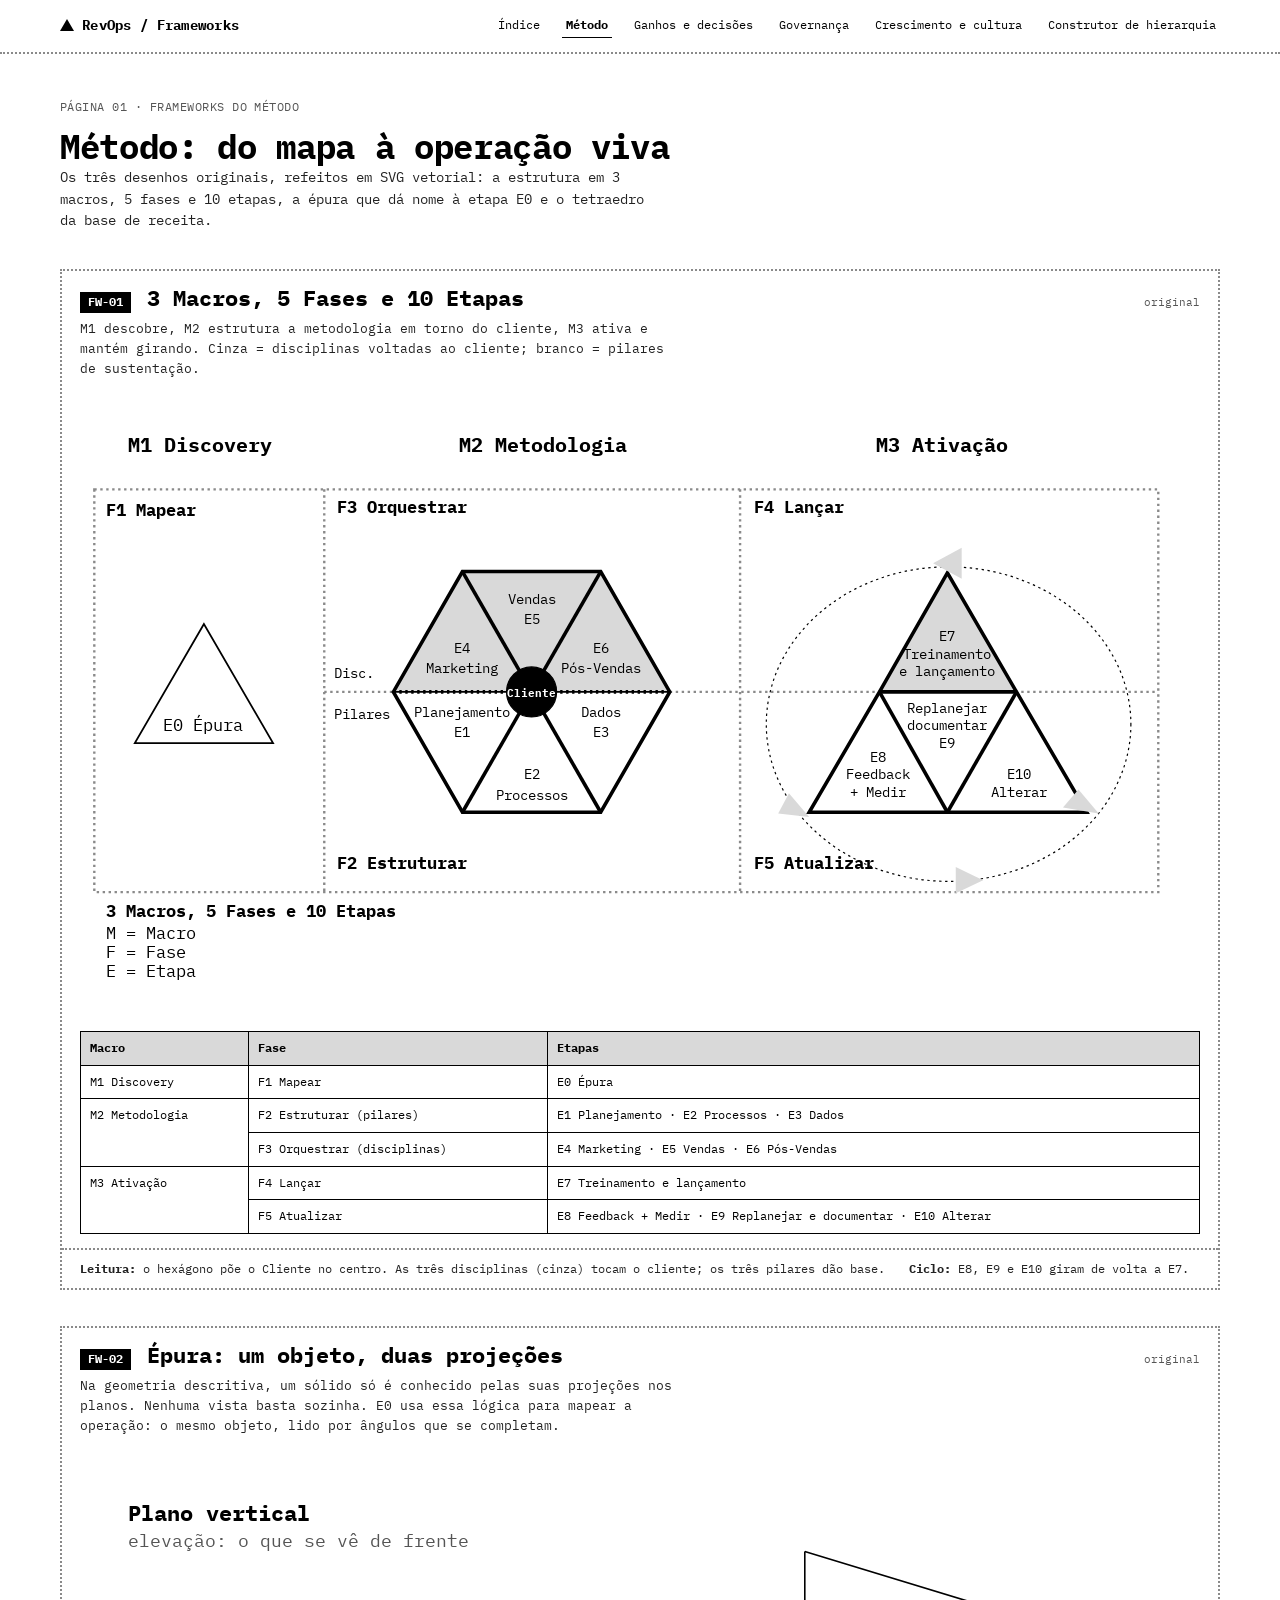
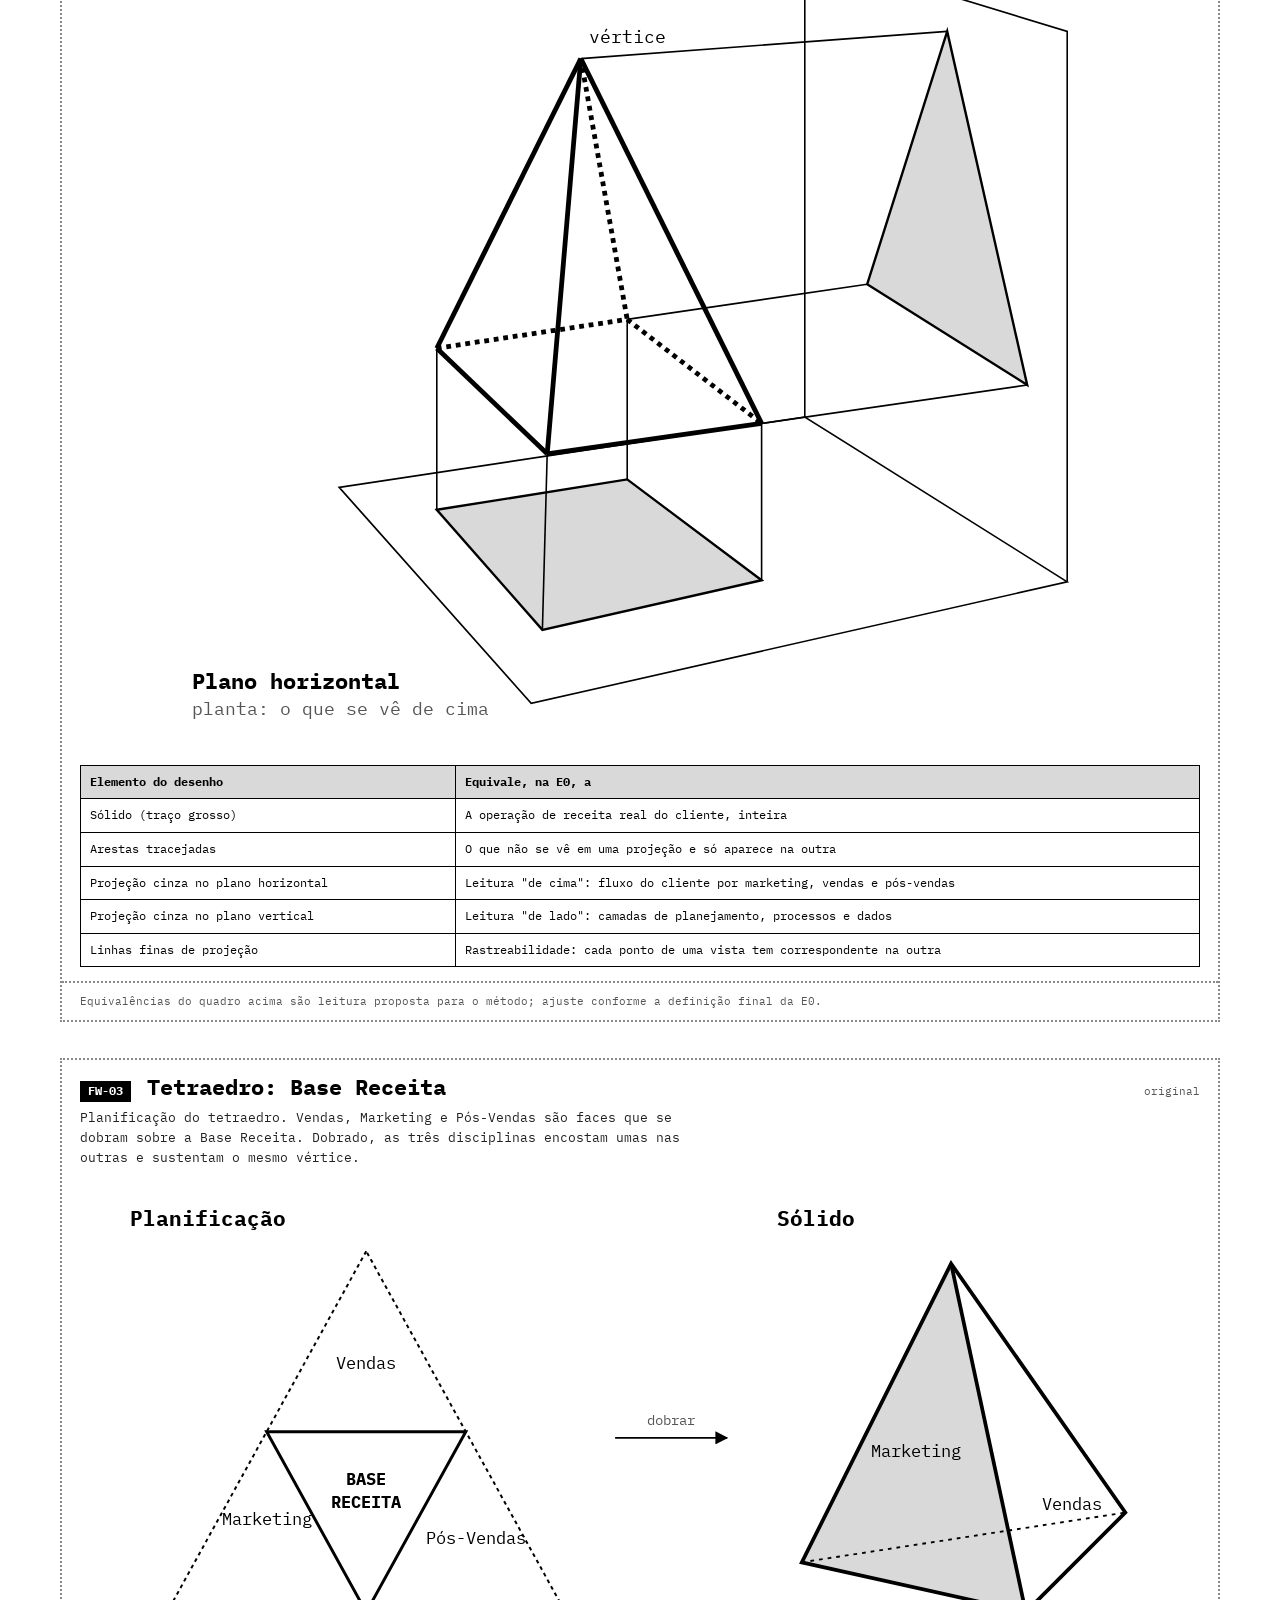
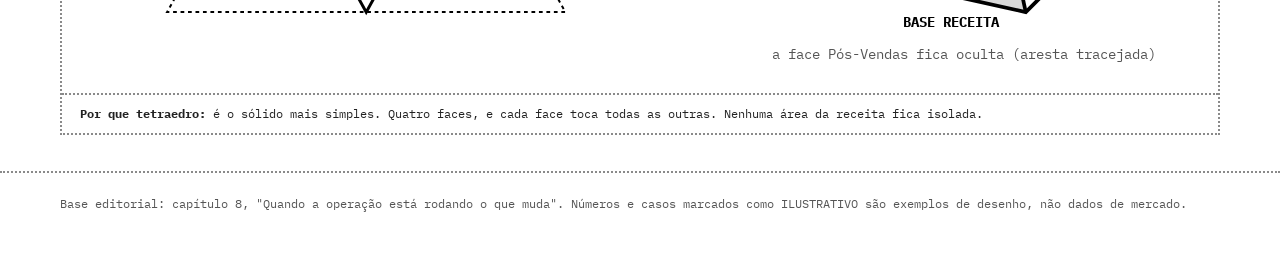
<file: metodo.html>
<!doctype html>
<html lang="pt-BR">
<head>
<meta charset="utf-8">
<meta name="viewport" content="width=device-width,initial-scale=1">
<title>Método: Macros, Fases e Etapas</title>
<link rel="preconnect" href="https://fonts.googleapis.com">
<link href="https://fonts.googleapis.com/css2?family=IBM+Plex+Mono:wght@400;700&display=swap" rel="stylesheet">
<link rel="stylesheet" href="assets/ds.css">
</head>
<body>
<main class="wrap">
  <section class="hero">
    <div class="kicker">PÁGINA 01 · FRAMEWORKS DO MÉTODO</div>
    <h1>Método: do mapa à operação viva</h1>
    <p>Os três desenhos originais, refeitos em SVG vetorial: a estrutura em 3 macros, 5 fases e 10 etapas, a épura que dá nome à etapa E0 e o tetraedro da base de receita.</p>
  </section>

  <!-- FW-01 -->
  <article class="sheet" id="fw-01">
    <header><span class="code">FW-01</span><h2>3 Macros, 5 Fases e 10 Etapas</h2><span class="src">original</span></header>
    <p class="lede">M1 descobre, M2 estrutura a metodologia em torno do cliente, M3 ativa e mantém girando. Cinza = disciplinas voltadas ao cliente; branco = pilares de sustentação.</p>
    <div class="fig">
<svg viewBox="0 0 940 520" role="img" aria-label="Mapa de 3 macros, 5 fases e 10 etapas">
  <text class="tt" x="40" y="44">M1 Discovery</text>
  <text class="tt" x="318" y="44">M2 Metodologia</text>
  <text class="tt" x="668" y="44">M3 Ativação</text>
  <!-- molduras -->
  <rect class="frame" x="12" y="75" width="893" height="338"/>
  <line class="frame" x1="205" y1="75" x2="205" y2="413"/>
  <line class="frame" x1="554" y1="75" x2="554" y2="413"/>
  <line class="frame" x1="205" y1="245" x2="905" y2="245"/>
  <text class="t tb" x="22" y="97">F1 Mapear</text>
  <text class="t tb" x="216" y="95">F3 Orquestrar</text>
  <text class="t tb" x="216" y="394">F2 Estruturar</text>
  <text class="t tb" x="566" y="95">F4 Lançar</text>
  <text class="t tb" x="566" y="394">F5 Atualizar</text>
  <!-- M1 -->
  <polygon class="fp" stroke-width="1.5" points="104,188 46,288 162,288"/>
  <text class="t" x="103" y="278" text-anchor="middle">E0 Épura</text>
  <!-- M2 hexagono -->
  <text class="ts" x="213" y="233">Disc.</text>
  <text class="ts" x="213" y="268">Pilares</text>
  <polygon class="fl" points="379,245 321,144 437,144"/>
  <polygon class="fl" points="379,245 263,245 321,144"/>
  <polygon class="fl" points="379,245 437,144 495,245"/>
  <polygon class="fp" points="379,245 263,245 321,346"/>
  <polygon class="fp" points="379,245 321,346 437,346"/>
  <polygon class="fp" points="379,245 437,346 495,245"/>
  <polygon class="lb" points="321,144 437,144 495,245 437,346 321,346 263,245"/>
  <line class="lb" x1="379" y1="245" x2="321" y2="144"/>
  <line class="lb" x1="379" y1="245" x2="437" y2="144"/>
  <line class="lb" x1="379" y1="245" x2="321" y2="346"/>
  <line class="lb" x1="379" y1="245" x2="437" y2="346"/>
  <line class="lb" x1="263" y1="245" x2="495" y2="245" stroke-dasharray="2 3" stroke-width="1.5"/>
  <circle class="fk" cx="379" cy="245" r="21"/>
  <text class="tw tb" x="379" y="249" text-anchor="middle" style="font-size:9px;fill:#fff">Cliente</text>
  <text class="ts" x="379" y="171" text-anchor="middle">Vendas</text><text class="ts" x="379" y="188" text-anchor="middle">E5</text>
  <text class="ts" x="321" y="212" text-anchor="middle">E4</text><text class="ts" x="321" y="229" text-anchor="middle">Marketing</text>
  <text class="ts" x="437" y="212" text-anchor="middle">E6</text><text class="ts" x="437" y="229" text-anchor="middle">Pós-Vendas</text>
  <text class="ts" x="321" y="266" text-anchor="middle">Planejamento</text><text class="ts" x="321" y="283" text-anchor="middle">E1</text>
  <text class="ts" x="437" y="266" text-anchor="middle">Dados</text><text class="ts" x="437" y="283" text-anchor="middle">E3</text>
  <text class="ts" x="379" y="318" text-anchor="middle">E2</text><text class="ts" x="379" y="336" text-anchor="middle">Processos</text>
  <!-- M3 ciclo -->
  <ellipse class="lg" cx="729" cy="272" rx="153" ry="132" stroke-dasharray="1.5 2.5" style="stroke:#000;stroke-width:1"/>
  <polygon class="fl" points="728,145 671,245 786,245"/>
  <polygon class="fp" points="671,245 612,346 728,346"/>
  <polygon class="fp" points="786,245 728,346 845,346"/>
  <polygon class="fp" points="671,245 786,245 728,346"/>
  <polygon class="lb" points="728,145 671,245 612,346 845,346 786,245"/>
  <line class="lb" x1="671" y1="245" x2="786" y2="245"/>
  <line class="lb" x1="671" y1="245" x2="728" y2="346"/>
  <line class="lb" x1="786" y1="245" x2="728" y2="346"/>
  <text class="ts" x="728" y="202" text-anchor="middle">E7</text>
  <text class="ts" x="728" y="217" text-anchor="middle">Treinamento</text>
  <text class="ts" x="728" y="232" text-anchor="middle">e lançamento</text>
  <text class="ts" x="728" y="263" text-anchor="middle">Replanejar</text>
  <text class="ts" x="728" y="277" text-anchor="middle">documentar</text>
  <text class="ts" x="728" y="292" text-anchor="middle">E9</text>
  <text class="ts" x="670" y="304" text-anchor="middle">E8</text>
  <text class="ts" x="670" y="318" text-anchor="middle">Feedback</text>
  <text class="ts" x="670" y="333" text-anchor="middle">+ Medir</text>
  <text class="ts" x="788" y="318" text-anchor="middle">E10</text>
  <text class="ts" x="788" y="333" text-anchor="middle">Alterar</text>
  <!-- setas do ciclo -->
  <polygon class="arr" points="716,137 740,124 740,150" transform="rotate(0)" style="fill:#d9d9d9"/>
  <polygon class="arr" points="838,327 855,347 825,342" style="fill:#d9d9d9"/>
  <polygon class="arr" points="595,330 612,350 586,347" style="fill:#d9d9d9"/>
  <polygon class="arr" points="735,392 758,403 735,414" style="fill:#d9d9d9"/>
  <!-- legenda -->
  <text class="t tb" x="22" y="434">3 Macros, 5 Fases e 10 Etapas</text>
  <text class="t" x="22" y="452">M = Macro</text>
  <text class="t" x="22" y="468">F = Fase</text>
  <text class="t" x="22" y="484">E = Etapa</text>
</svg>
    </div>
    <div class="tbl">
      <table class="spec">
        <tr><th>Macro</th><th>Fase</th><th>Etapas</th></tr>
        <tr><td>M1 Discovery</td><td>F1 Mapear</td><td>E0 Épura</td></tr>
        <tr><td rowspan="2">M2 Metodologia</td><td>F2 Estruturar (pilares)</td><td>E1 Planejamento · E2 Processos · E3 Dados</td></tr>
        <tr><td>F3 Orquestrar (disciplinas)</td><td>E4 Marketing · E5 Vendas · E6 Pós-Vendas</td></tr>
        <tr><td rowspan="2">M3 Ativação</td><td>F4 Lançar</td><td>E7 Treinamento e lançamento</td></tr>
        <tr><td>F5 Atualizar</td><td>E8 Feedback + Medir · E9 Replanejar e documentar · E10 Alterar</td></tr>
      </table>
    </div>
    <footer><span><b>Leitura:</b> o hexágono põe o Cliente no centro. As três disciplinas (cinza) tocam o cliente; os três pilares dão base.</span><span><b>Ciclo:</b> E8, E9 e E10 giram de volta a E7.</span></footer>
  </article>

  <!-- FW-02 -->
  <article class="sheet" id="fw-02">
    <header><span class="code">FW-02</span><h2>Épura: um objeto, duas projeções</h2><span class="src">original</span></header>
    <p class="lede">Na geometria descritiva, um sólido só é conhecido pelas suas projeções nos planos. Nenhuma vista basta sozinha. E0 usa essa lógica para mapear a operação: o mesmo objeto, lido por ângulos que se completam.</p>
    <div class="fig">
<svg viewBox="0 0 700 560" role="img" aria-label="Pirâmide e suas projeções nos planos horizontal e vertical">
  <!-- planos -->
  <polygon class="lt" points="162,394 282,529 617,453 453,350 453,350"/>
  <polyline class="lt" points="453,59 617,109 617,453"/>
  <line class="lt" x1="453" y1="59" x2="453" y2="350"/>
  <!-- projecoes cinza -->
  <polygon class="fl" points="223,408 342,389 426,452 289,483"/>
  <polygon class="fl" points="542,109 492,267 592,330"/>
  <!-- linhas de projecao -->
  <g class="lt">
  <line x1="223" y1="307" x2="223" y2="408"/><line x1="342" y1="289" x2="342" y2="389"/>
  <line x1="426" y1="354" x2="426" y2="452"/><line x1="292" y1="373" x2="289" y2="483"/>
  <line x1="313" y1="126" x2="542" y2="109"/><line x1="342" y1="289" x2="492" y2="267"/><line x1="426" y1="354" x2="592" y2="330"/>
  </g>
  <!-- piramide -->
  <g class="lb">
    <line x1="313" y1="126" x2="223" y2="307"/>
    <line x1="313" y1="126" x2="292" y2="373"/>
    <line x1="313" y1="126" x2="426" y2="354"/>
    <line x1="223" y1="307" x2="292" y2="373"/>
    <line x1="292" y1="373" x2="426" y2="354"/>
  </g>
  <g class="ln" style="stroke-width:3;stroke-dasharray:3 3">
    <line x1="313" y1="126" x2="342" y2="289"/>
    <line x1="223" y1="307" x2="342" y2="289"/>
    <line x1="342" y1="289" x2="426" y2="354"/>
  </g>
  <text class="t tb" x="30" y="40">Plano vertical</text>
  <text class="ts tm" x="30" y="56">elevação: o que se vê de frente</text>
  <text class="t tb" x="70" y="520">Plano horizontal</text>
  <text class="ts tm" x="70" y="536">planta: o que se vê de cima</text>
  <text class="ts" x="318" y="116">vértice</text>
</svg>
    </div>
    <div class="tbl">
      <table class="spec">
        <tr><th>Elemento do desenho</th><th>Equivale, na E0, a</th></tr>
        <tr><td>Sólido (traço grosso)</td><td>A operação de receita real do cliente, inteira</td></tr>
        <tr><td>Arestas tracejadas</td><td>O que não se vê em uma projeção e só aparece na outra</td></tr>
        <tr><td>Projeção cinza no plano horizontal</td><td>Leitura "de cima": fluxo do cliente por marketing, vendas e pós-vendas</td></tr>
        <tr><td>Projeção cinza no plano vertical</td><td>Leitura "de lado": camadas de planejamento, processos e dados</td></tr>
        <tr><td>Linhas finas de projeção</td><td>Rastreabilidade: cada ponto de uma vista tem correspondente na outra</td></tr>
      </table>
    </div>
    <footer><span class="mono-note">Equivalências do quadro acima são leitura proposta para o método; ajuste conforme a definição final da E0.</span></footer>
  </article>

  <!-- FW-03 -->
  <article class="sheet" id="fw-03">
    <header><span class="code">FW-03</span><h2>Tetraedro: Base Receita</h2><span class="src">original</span></header>
    <p class="lede">Planificação do tetraedro. Vendas, Marketing e Pós-Vendas são faces que se dobram sobre a Base Receita. Dobrado, as três disciplinas encostam umas nas outras e sustentam o mesmo vértice.</p>
    <div class="fig">
<svg viewBox="0 0 900 400" role="img" aria-label="Planificação e sólido do tetraedro Base Receita">
  <text class="tt" x="40" y="30">Planificação</text>
  <polygon class="lg" points="230,50 70,340 390,340" style="stroke:#000;stroke-width:1.6;stroke-dasharray:3 3"/>
  <polygon class="fk" points="150,195 310,195 230,340" style="fill:#fff;stroke:#000;stroke-width:2.4"/>
  <text class="t" x="230" y="145" text-anchor="middle">Vendas</text>
  <text class="t" x="150" y="270" text-anchor="middle" transform="rotate(0)">Marketing</text>
  <text class="t" x="318" y="285" text-anchor="middle">Pós-Vendas</text>
  <text class="t tb" x="230" y="238" text-anchor="middle">BASE</text>
  <text class="t tb" x="230" y="256" text-anchor="middle">RECEITA</text>
  <path class="ln" marker-end="url(#ah)" d="M430 200 L520 200"/>
  <text class="ts tm" x="475" y="190" text-anchor="middle">dobrar</text>
  <text class="tt" x="560" y="30">Sólido</text>
  <!-- tetraedro em perspectiva -->
  <polygon class="fl" points="700,60 580,300 760,340"/>
  <polygon class="fp" points="700,60 760,340 840,260"/>
  <line class="lt" x1="700" y1="60" x2="840" y2="260"/>
  <polyline class="ld" points="580,300 840,260"/>
  <polygon class="lb" points="700,60 580,300 760,340 840,260"/>
  <line class="lb" x1="700" y1="60" x2="760" y2="340"/>
  <text class="t" x="672" y="215" text-anchor="middle">Marketing</text>
  <text class="t" x="797" y="258" text-anchor="middle">Vendas</text>
  <text class="ts tb" x="700" y="352" text-anchor="middle">BASE RECEITA</text>
  <text class="ts tm" x="710" y="378" text-anchor="middle">a face Pós-Vendas fica oculta (aresta tracejada)</text>
</svg>
    </div>
    <footer><span><b>Por que tetraedro:</b> é o sólido mais simples. Quatro faces, e cada face toca todas as outras. Nenhuma área da receita fica isolada.</span></footer>
  </article>
</main>
<script src="assets/shell.js"></script>
</body>
</html>
</file>
<file: assets/ds.css>
/* Sistema de design tecnico: epura / desenho geometrico.
   Linha preta, moldura pontilhada cinza, preenchimento D9D9D9, tipografia mono. */
:root{
  --ink:#000;
  --paper:#fff;
  --grid:#8a8a8a;
  --fill:#d9d9d9;
  --fill-2:#efefef;
  --muted:#555;
  --mono:"IBM Plex Mono","JetBrains Mono",ui-monospace,SFMono-Regular,Menlo,Consolas,monospace;
  --gutter:clamp(16px,4vw,40px);
}
*{box-sizing:border-box}
html{-webkit-text-size-adjust:100%}
body{margin:0;background:var(--paper);color:var(--ink);font:400 14px/1.55 var(--mono);}
a{color:inherit;text-decoration-thickness:1px;text-underline-offset:3px}
a:hover{background:var(--ink);color:var(--paper);text-decoration:none}
h1,h2,h3{font-weight:700;margin:0;line-height:1.2}
h1{font-size:clamp(22px,3.4vw,34px);letter-spacing:-.01em}
h2{font-size:clamp(17px,2vw,22px)}
h3{font-size:14px}
p{margin:0 0 .8em}
.wrap{max-width:1240px;margin:0 auto;padding:0 var(--gutter)}

/* topo */
.top{border-bottom:2px dotted var(--grid);}
.top .wrap{display:flex;flex-wrap:wrap;gap:10px 28px;align-items:center;justify-content:space-between;padding-top:14px;padding-bottom:14px}
.brand{font-weight:700;letter-spacing:.02em;text-decoration:none}
.brand i{font-style:normal;display:inline-block;width:0;height:0;border-left:7px solid transparent;border-right:7px solid transparent;border-bottom:12px solid var(--ink);margin-right:8px;vertical-align:-1px}
.nav{display:flex;flex-wrap:wrap;gap:4px 18px;font-size:12px}
.nav a{text-decoration:none;padding:2px 4px;border-bottom:1px solid transparent}
.nav a[aria-current="page"]{border-bottom-color:var(--ink);font-weight:700}

/* cabecalho de pagina */
.hero{padding:44px 0 26px}
.hero .kicker{font-size:12px;color:var(--muted);margin-bottom:10px;letter-spacing:.04em}
.hero p{max-width:74ch;color:#222}

/* folha tecnica (moldura pontilhada) */
.sheet{border:2px dotted var(--grid);margin:0 0 36px;background:var(--paper)}
.sheet>header{display:flex;flex-wrap:wrap;gap:6px 16px;align-items:baseline;padding:14px 18px 0}
.sheet>header .code{font-weight:700;background:var(--ink);color:var(--paper);padding:1px 8px;font-size:12px}
.sheet>header h2{flex:1 1 280px}
.sheet>header .src{font-size:11px;color:var(--muted)}
.sheet .lede{padding:6px 18px 0;max-width:80ch;color:#222;font-size:13px}
.fig{padding:10px 18px 6px;overflow-x:auto}
.fig svg{display:block;width:100%;min-width:760px;height:auto}
.sheet footer{border-top:2px dotted var(--grid);padding:10px 18px;font-size:12px;color:#222;display:flex;flex-wrap:wrap;gap:6px 24px}
.sheet footer b{font-weight:700}
.tag{display:inline-block;border:1px solid var(--ink);padding:0 6px;font-size:11px;margin-right:6px}
.tag.fill{background:var(--fill)}
.tag.solid{background:var(--ink);color:var(--paper)}

/* tabelas tecnicas */
table.spec{border-collapse:collapse;width:100%;font-size:12px}
table.spec th,table.spec td{border:1px solid var(--ink);padding:7px 9px;text-align:left;vertical-align:top}
table.spec th{background:var(--fill);font-weight:700}
.tbl{padding:6px 18px 14px;overflow-x:auto}

/* grade de indice */
.grid{display:grid;grid-template-columns:repeat(auto-fill,minmax(270px,1fr));gap:18px;margin-bottom:40px}
.card{display:block;border:2px dotted var(--grid);padding:16px;text-decoration:none;min-height:150px}
.card:hover{background:var(--fill-2);color:var(--ink);border-color:var(--ink)}
.card .code{font-size:11px;color:var(--muted)}
.card h3{font-size:16px;margin:6px 0 8px}
.card p{font-size:12px;color:#222;margin:0}
.sec{display:flex;gap:14px;align-items:baseline;margin:34px 0 14px;border-bottom:2px solid var(--ink);padding-bottom:6px}
.sec span{font-size:12px;color:var(--muted)}

/* SVG utilitarios */
svg text{font-family:var(--mono);fill:var(--ink)}
svg .t{font-size:14px}
svg .ts{font-size:11.5px}
svg .tb{font-weight:700}
svg .tt{font-size:17px;font-weight:700}
svg .tm{fill:var(--muted)}
svg .tw{fill:#fff}
svg .ln{stroke:var(--ink);stroke-width:1.5;fill:none}
svg .lb{stroke:var(--ink);stroke-width:3;fill:none}
svg .lt{stroke:var(--ink);stroke-width:1;fill:none}
svg .ld{stroke:var(--ink);stroke-width:1.5;fill:none;stroke-dasharray:3 4}
svg .lg{stroke:var(--grid);stroke-width:2;fill:none;stroke-dasharray:2 3}
svg .fl{fill:var(--fill);stroke:var(--ink);stroke-width:1.5}
svg .fl2{fill:var(--fill-2);stroke:var(--ink);stroke-width:1.5}
svg .fp{fill:var(--paper);stroke:var(--ink);stroke-width:1.5}
svg .fk{fill:var(--ink);stroke:var(--ink)}
svg .fh{fill:url(#hatch);stroke:var(--ink);stroke-width:1.5}
svg .frame{fill:none;stroke:var(--grid);stroke-width:2;stroke-dasharray:2 3}
svg .arr{fill:var(--fill);stroke:none}

/* utilitarios */
.row{display:flex;flex-wrap:wrap;gap:12px}
.mono-note{font-size:11px;color:var(--muted)}
footer.site{border-top:2px dotted var(--grid);margin-top:30px;padding:22px 0 40px;font-size:12px;color:var(--muted)}
@media print{.top,footer.site{display:none}.sheet{break-inside:avoid}}
</file>
